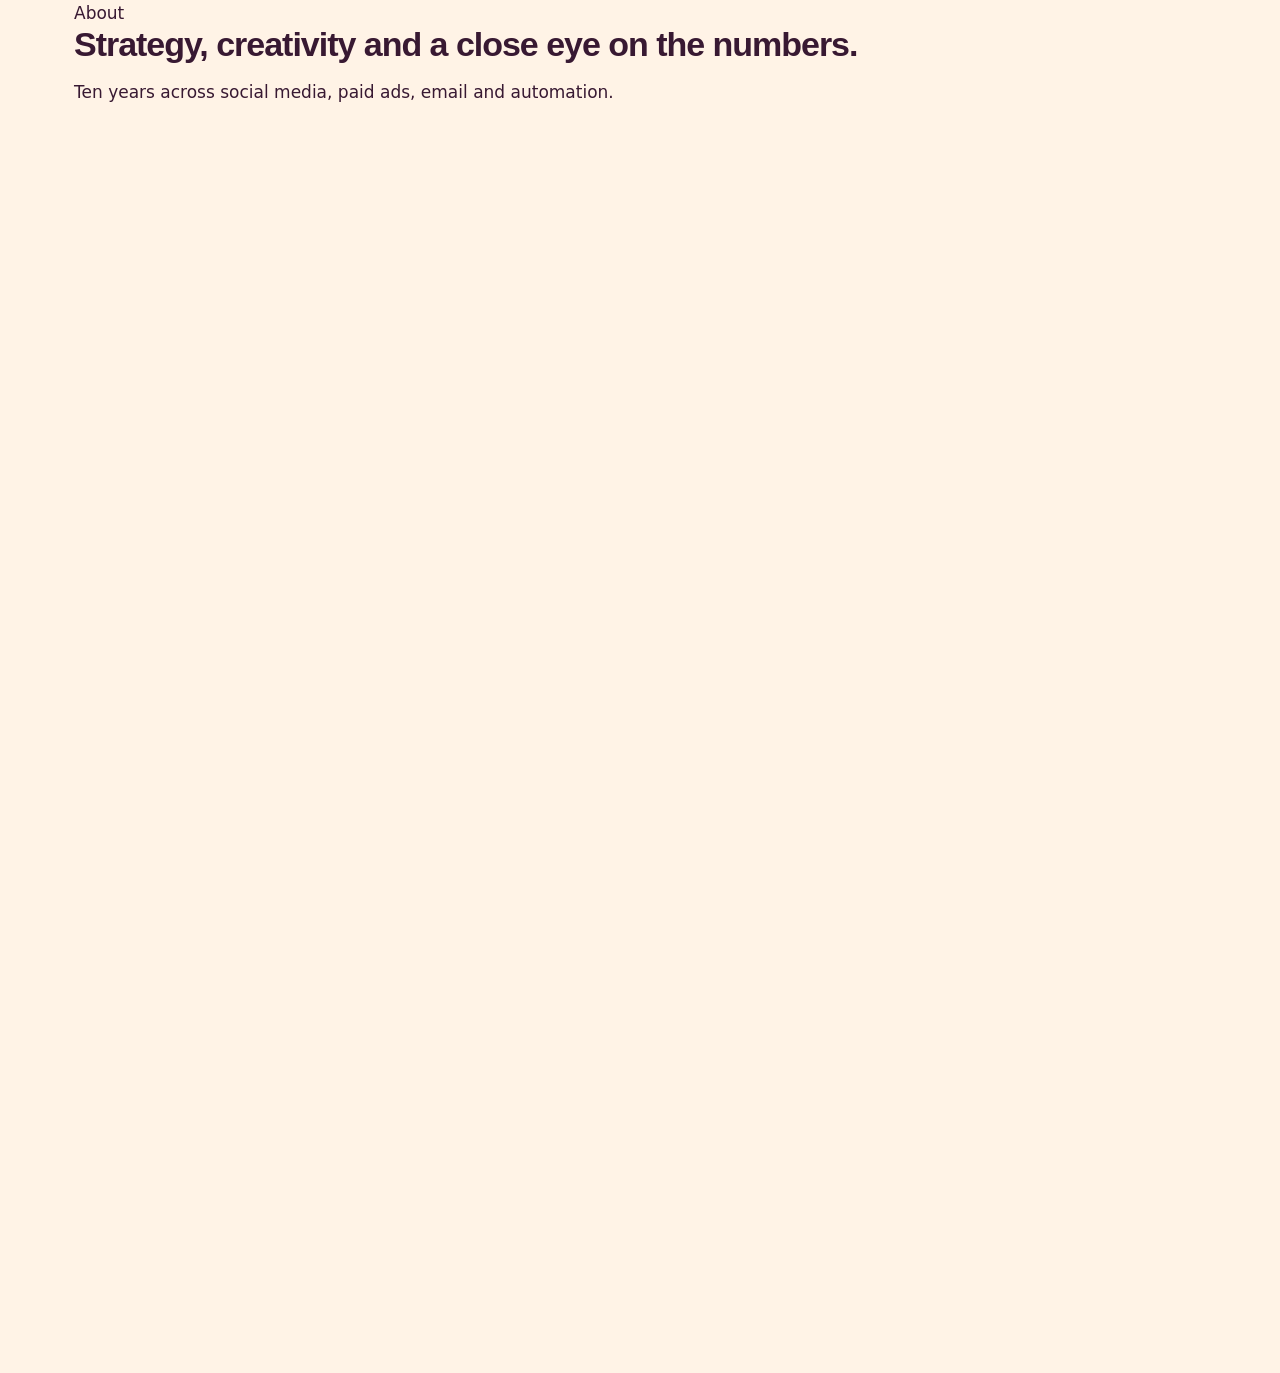
<file: about.html>
<!DOCTYPE html>
<html lang="en">
<head>
<meta charset="UTF-8">
<meta name="viewport" content="width=device-width,initial-scale=1">
<title>About | Fynna Montaño</title>
<meta name="description" content="About Fynna Keith E. Montaño: digital marketing specialist with experience across e-commerce, technology, real estate and agencies.">
<meta property="og:type" content="website">
<meta property="og:title" content="About | Fynna Montaño">
<meta property="og:description" content="About Fynna Keith E. Montaño: digital marketing specialist with experience across e-commerce, technology, real estate and agencies.">
<meta property="og:image" content="images/og.jpg">
<meta name="twitter:card" content="summary_large_image">
<meta name="theme-color" content="#1e4938">
<link rel="icon" href="data:image/svg+xml,%3Csvg xmlns=%27http://www.w3.org/2000/svg%27 viewBox=%270 0 64 64%27%3E%3Crect width=%2764%27 height=%2764%27 rx=%2714%27 fill=%27%231e4938%27/%3E%3Ctext x=%2732%27 y=%2742%27 font-family=%27Arial,sans-serif%27 font-size=%2728%27 font-weight=%27700%27 fill=%27white%27 text-anchor=%27middle%27%3EFM%3C/text%3E%3C/svg%3E">
<link rel="preconnect" href="https://fonts.googleapis.com">
<link rel="preconnect" href="https://fonts.gstatic.com" crossorigin>
<link href="https://fonts.googleapis.com/css2?family=Inter:wght@400;500;600;700&family=Montserrat:wght@600;700;800&display=swap" rel="stylesheet">
<link rel="stylesheet" href="css/style.css">
</head>
<body data-page="about">
<main id="main">
<div class="banner"><div class="wrap"><div class="kicker">About</div><h1>Strategy, creativity and a close eye on the numbers.</h1><p>Ten years across social media, paid ads, email and automation.</p></div></div><section><div class="wrap two center" id="bio"></div></section>
<section class="alt"><div class="wrap"><div class="section-head rv"><div><div class="kicker">How I work</div><h2>Three things you can expect</h2></div></div><div class="grid g3" id="values"></div></div></section>
<section><div class="wrap two"><div><div class="section-head rv"><div><div class="kicker">Industries</div><h2>Where I have worked</h2></div></div><div id="industries"></div></div><div><div class="section-head rv"><div><div class="kicker">Education</div><h2>Background</h2></div></div><div id="education"></div></div></div></section>
<section class="alt"><div class="wrap"><div class="section-head rv"><div><div class="kicker">Platforms & tools</div><h2>Tools I use every day</h2></div></div><div id="tools"></div></div></section>
<div id="cta"></div>
</main>
<script src="data/site.js"></script>
<script src="data/services.js"></script>
<script src="data/experience.js"></script>
<script src="data/portfolio.js"></script>
<script src="data/cases.js"></script>
<script src="data/testimonials.js"></script>
<script src="js/main.js"></script>
<noscript><p style="padding:24px;text-align:center">Please enable JavaScript to view this site. Contact: fynnamontano@gmail.com</p></noscript>
</body>
</html>
</file>
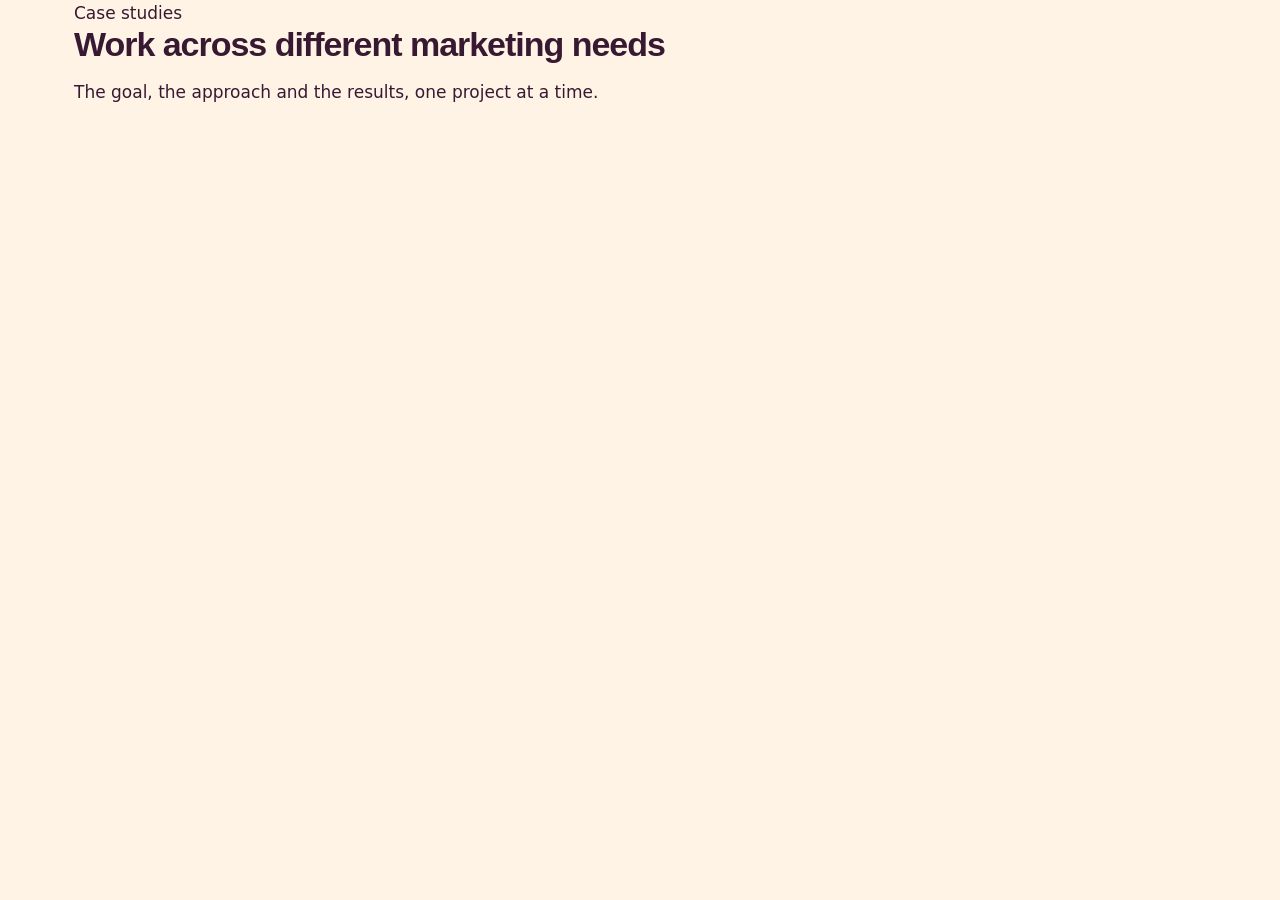
<file: case-studies.html>
<!DOCTYPE html>
<html lang="en">
<head>
<meta charset="UTF-8">
<meta name="viewport" content="width=device-width,initial-scale=1">
<title>Case Studies | Fynna Montaño</title>
<meta name="description" content="Marketing case studies: Shopify email marketing, social growth, B2B LinkedIn strategy, A/B testing and brand strategy.">
<meta property="og:type" content="website">
<meta property="og:title" content="Case Studies | Fynna Montaño">
<meta property="og:description" content="Marketing case studies: Shopify email marketing, social growth, B2B LinkedIn strategy, A/B testing and brand strategy.">
<meta property="og:image" content="images/og.jpg">
<meta name="twitter:card" content="summary_large_image">
<meta name="theme-color" content="#1e4938">
<link rel="icon" href="data:image/svg+xml,%3Csvg xmlns=%27http://www.w3.org/2000/svg%27 viewBox=%270 0 64 64%27%3E%3Crect width=%2764%27 height=%2764%27 rx=%2714%27 fill=%27%231e4938%27/%3E%3Ctext x=%2732%27 y=%2742%27 font-family=%27Arial,sans-serif%27 font-size=%2728%27 font-weight=%27700%27 fill=%27white%27 text-anchor=%27middle%27%3EFM%3C/text%3E%3C/svg%3E">
<link rel="preconnect" href="https://fonts.googleapis.com">
<link rel="preconnect" href="https://fonts.gstatic.com" crossorigin>
<link href="https://fonts.googleapis.com/css2?family=Inter:wght@400;500;600;700&family=Montserrat:wght@600;700;800&display=swap" rel="stylesheet">
<link rel="stylesheet" href="css/style.css">
</head>
<body data-page="case-studies">
<main id="main">
<div class="banner"><div class="wrap"><div class="kicker">Case studies</div><h1>Work across different marketing needs</h1><p>The goal, the approach and the results, one project at a time.</p></div></div><section><div class="wrap"><div class="grid g3" id="cases"></div></div></section>
<div id="cta"></div>
</main>
<script src="data/site.js"></script>
<script src="data/services.js"></script>
<script src="data/experience.js"></script>
<script src="data/portfolio.js"></script>
<script src="data/cases.js"></script>
<script src="data/testimonials.js"></script>
<script src="js/main.js"></script>
<noscript><p style="padding:24px;text-align:center">Please enable JavaScript to view this site. Contact: fynnamontano@gmail.com</p></noscript>
</body>
</html>
</file>
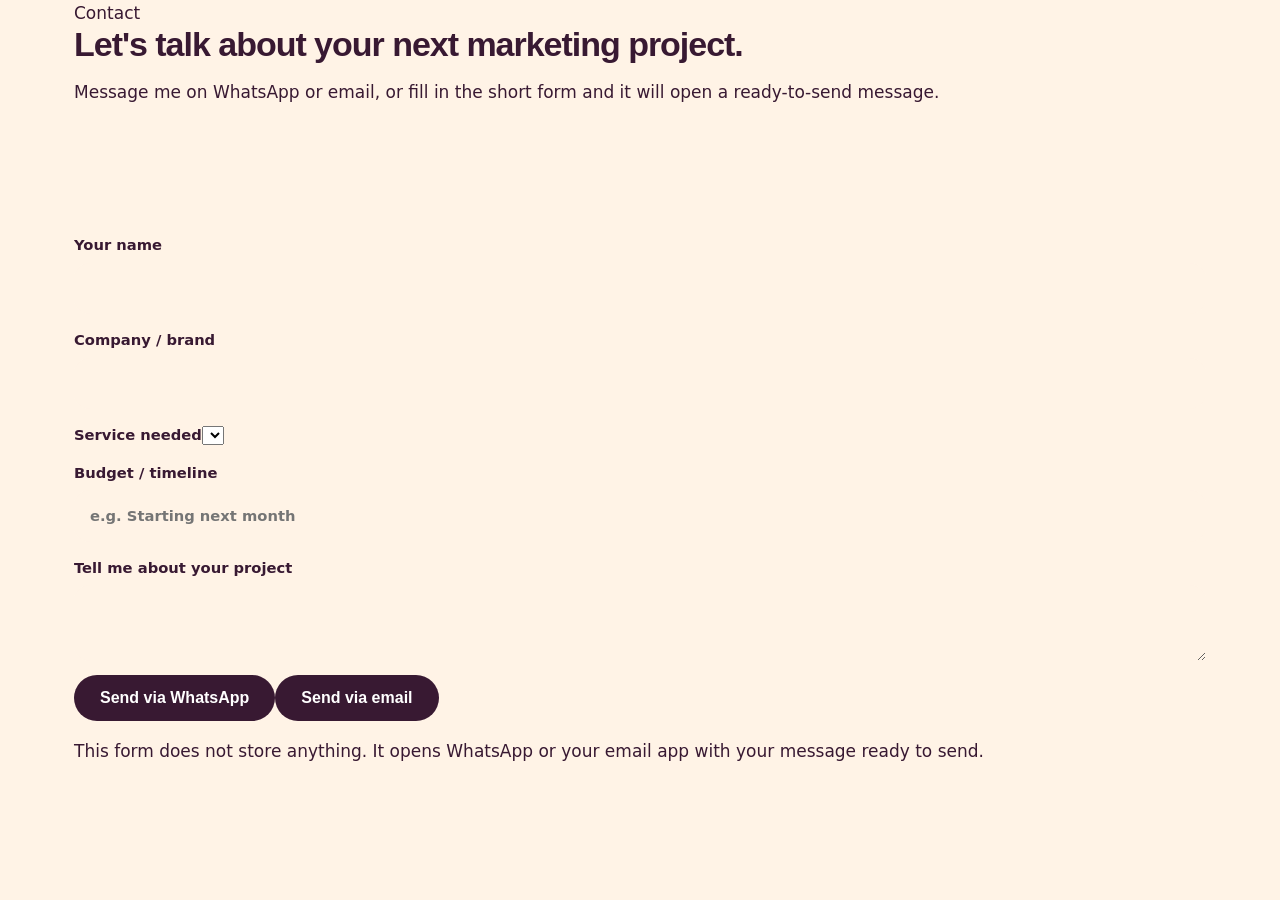
<file: contact.html>
<!DOCTYPE html>
<html lang="en">
<head>
<meta charset="UTF-8">
<meta name="viewport" content="width=device-width,initial-scale=1">
<title>Contact | Fynna Montaño</title>
<meta name="description" content="Contact Fynna Montaño by WhatsApp or email to discuss social media, Meta Ads, email marketing or automation for your business.">
<meta property="og:type" content="website">
<meta property="og:title" content="Contact | Fynna Montaño">
<meta property="og:description" content="Contact Fynna Montaño by WhatsApp or email to discuss social media, Meta Ads, email marketing or automation for your business.">
<meta property="og:image" content="images/og.jpg">
<meta name="twitter:card" content="summary_large_image">
<meta name="theme-color" content="#1e4938">
<link rel="icon" href="data:image/svg+xml,%3Csvg xmlns=%27http://www.w3.org/2000/svg%27 viewBox=%270 0 64 64%27%3E%3Crect width=%2764%27 height=%2764%27 rx=%2714%27 fill=%27%231e4938%27/%3E%3Ctext x=%2732%27 y=%2742%27 font-family=%27Arial,sans-serif%27 font-size=%2728%27 font-weight=%27700%27 fill=%27white%27 text-anchor=%27middle%27%3EFM%3C/text%3E%3C/svg%3E">
<link rel="preconnect" href="https://fonts.googleapis.com">
<link rel="preconnect" href="https://fonts.gstatic.com" crossorigin>
<link href="https://fonts.googleapis.com/css2?family=Inter:wght@400;500;600;700&family=Montserrat:wght@600;700;800&display=swap" rel="stylesheet">
<link rel="stylesheet" href="css/style.css">
</head>
<body data-page="contact">
<main id="main">
<div class="banner"><div class="wrap"><div class="kicker">Contact</div><h1>Let's talk about your next marketing project.</h1><p>Message me on WhatsApp or email, or fill in the short form and it will open a ready-to-send message.</p></div></div><section><div class="wrap contact-grid"><div class="info" id="info"></div>
<form class="f" id="enquiry" novalidate>
<div class="row2"><label>Your name<input name="name" required autocomplete="name"></label><label>Company / brand<input name="company" autocomplete="organization"></label></div>
<div class="row2"><label>Service needed<select name="service"></select></label><label>Budget / timeline<input name="timeline" placeholder="e.g. Starting next month"></label></div>
<label>Tell me about your project<textarea name="message" required></textarea></label>
<div class="actions" style="margin:0"><button type="button" class="btn wa" id="send-wa">Send via WhatsApp</button><button type="button" class="btn outline" id="send-mail">Send via email</button></div>
<p class="fnote">This form does not store anything. It opens WhatsApp or your email app with your message ready to send.</p>
</form></div></section>
</main>
<script src="data/site.js"></script>
<script src="data/services.js"></script>
<script src="data/experience.js"></script>
<script src="data/portfolio.js"></script>
<script src="data/cases.js"></script>
<script src="data/testimonials.js"></script>
<script src="js/main.js"></script>
<noscript><p style="padding:24px;text-align:center">Please enable JavaScript to view this site. Contact: fynnamontano@gmail.com</p></noscript>
</body>
</html>
</file>
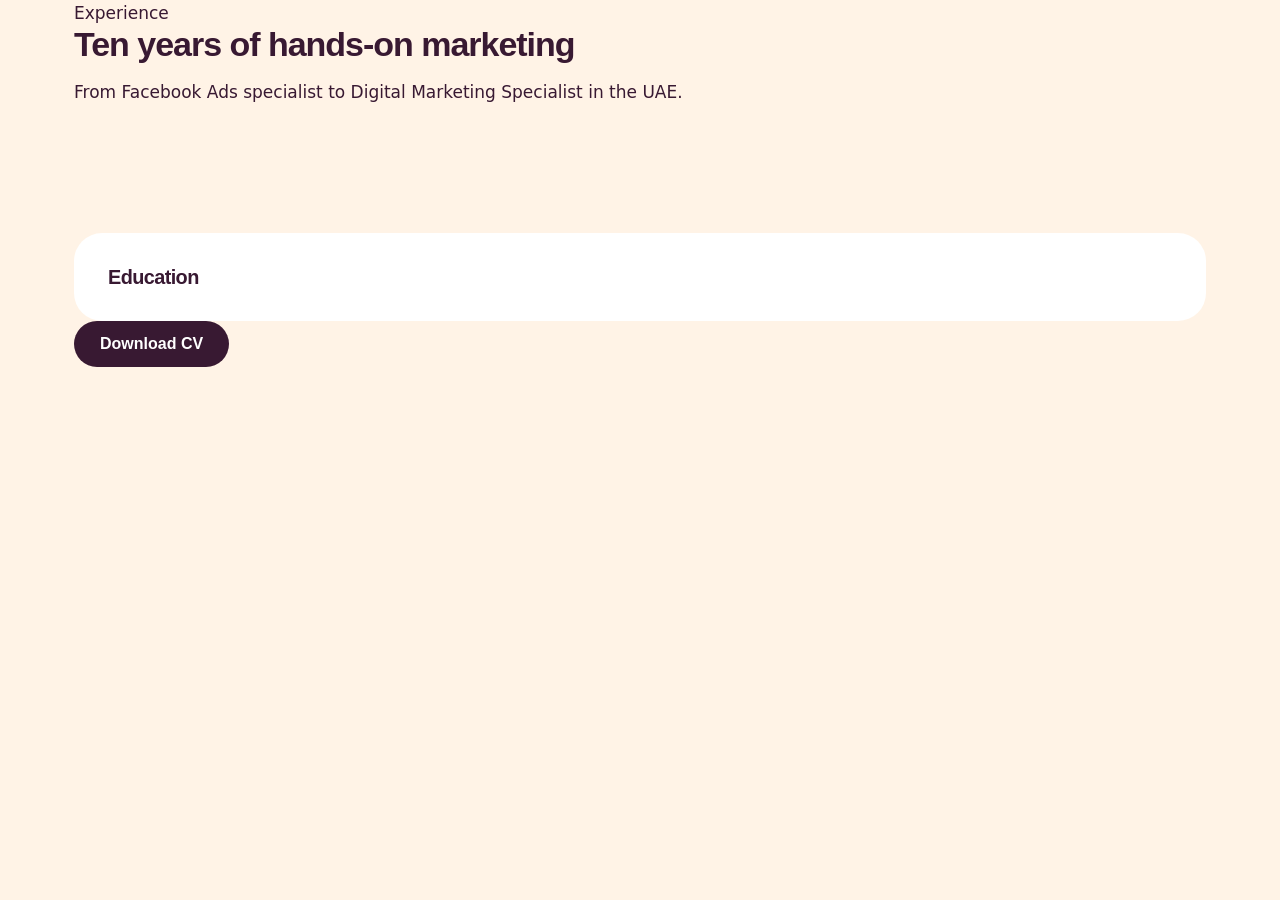
<file: experience.html>
<!DOCTYPE html>
<html lang="en">
<head>
<meta charset="UTF-8">
<meta name="viewport" content="width=device-width,initial-scale=1">
<title>Experience | Fynna Montaño</title>
<meta name="description" content="Professional experience of Fynna Montaño: digital marketing, social media team lead, email marketing and Meta Ads roles.">
<meta property="og:type" content="website">
<meta property="og:title" content="Experience | Fynna Montaño">
<meta property="og:description" content="Professional experience of Fynna Montaño: digital marketing, social media team lead, email marketing and Meta Ads roles.">
<meta property="og:image" content="images/og.jpg">
<meta name="twitter:card" content="summary_large_image">
<meta name="theme-color" content="#1e4938">
<link rel="icon" href="data:image/svg+xml,%3Csvg xmlns=%27http://www.w3.org/2000/svg%27 viewBox=%270 0 64 64%27%3E%3Crect width=%2764%27 height=%2764%27 rx=%2714%27 fill=%27%231e4938%27/%3E%3Ctext x=%2732%27 y=%2742%27 font-family=%27Arial,sans-serif%27 font-size=%2728%27 font-weight=%27700%27 fill=%27white%27 text-anchor=%27middle%27%3EFM%3C/text%3E%3C/svg%3E">
<link rel="preconnect" href="https://fonts.googleapis.com">
<link rel="preconnect" href="https://fonts.gstatic.com" crossorigin>
<link href="https://fonts.googleapis.com/css2?family=Inter:wght@400;500;600;700&family=Montserrat:wght@600;700;800&display=swap" rel="stylesheet">
<link rel="stylesheet" href="css/style.css">
</head>
<body data-page="experience">
<main id="main">
<div class="banner"><div class="wrap"><div class="kicker">Experience</div><h1>Ten years of hands-on marketing</h1><p>From Facebook Ads specialist to Digital Marketing Specialist in the UAE.</p></div></div><section><div class="wrap two wide"><div id="timeline"></div><aside><div class="card"><h3 style="margin-top:0">Education</h3><div id="education"></div></div><div class="actions"><a class="btn" href="cv/Fynna-Montano-CV.pdf" download>Download CV</a></div></aside></div></section>
<div id="cta"></div>
</main>
<script src="data/site.js"></script>
<script src="data/services.js"></script>
<script src="data/experience.js"></script>
<script src="data/portfolio.js"></script>
<script src="data/cases.js"></script>
<script src="data/testimonials.js"></script>
<script src="js/main.js"></script>
<noscript><p style="padding:24px;text-align:center">Please enable JavaScript to view this site. Contact: fynnamontano@gmail.com</p></noscript>
</body>
</html>
</file>
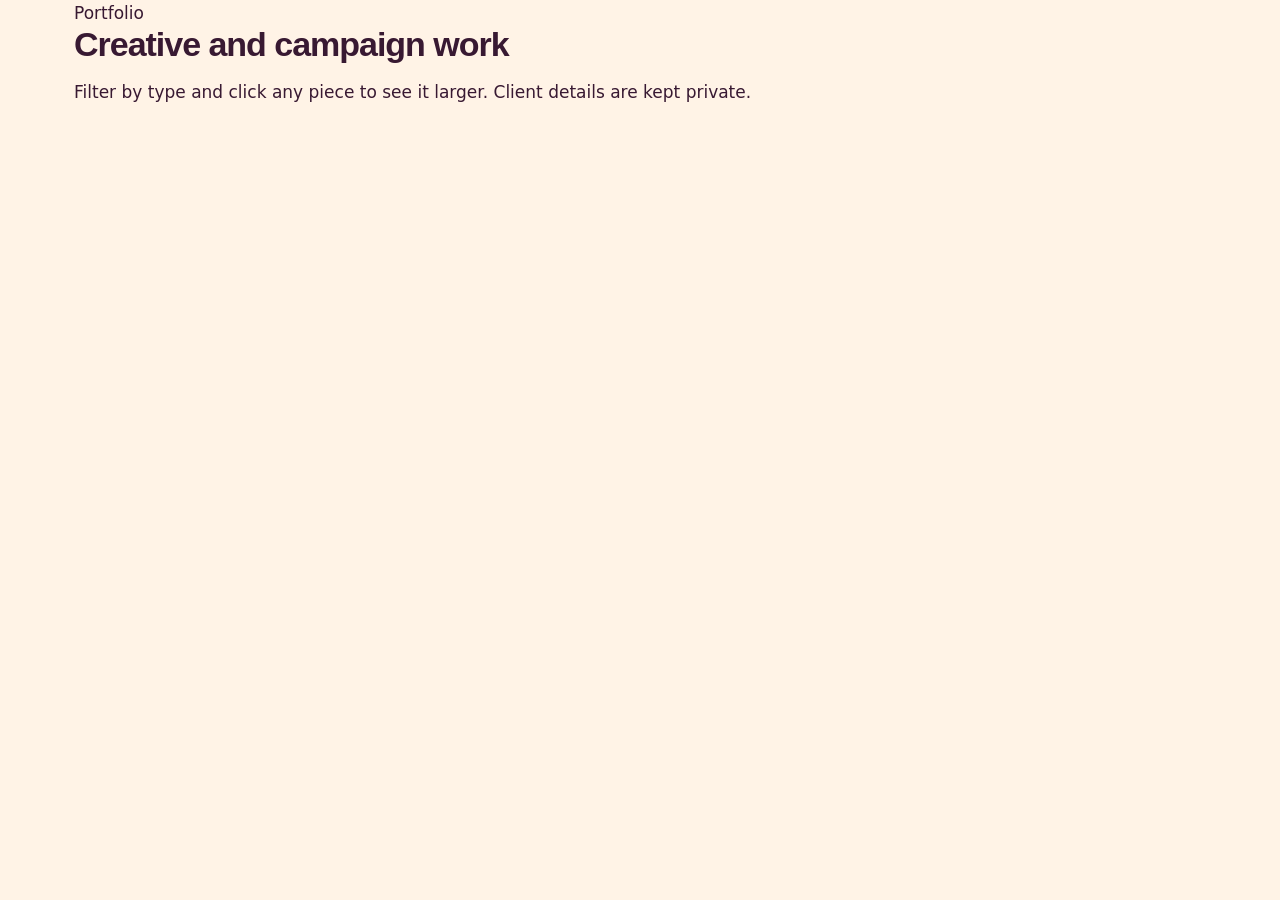
<file: portfolio.html>
<!DOCTYPE html>
<html lang="en">
<head>
<meta charset="UTF-8">
<meta name="viewport" content="width=device-width,initial-scale=1">
<title>Portfolio | Fynna Montaño</title>
<meta name="description" content="Marketing portfolio: social media graphics, e-commerce banners, email campaigns, automation flows, landing pages, strategy proposals and reports.">
<meta property="og:type" content="website">
<meta property="og:title" content="Portfolio | Fynna Montaño">
<meta property="og:description" content="Marketing portfolio: social media graphics, e-commerce banners, email campaigns, automation flows, landing pages, strategy proposals and reports.">
<meta property="og:image" content="images/og.jpg">
<meta name="twitter:card" content="summary_large_image">
<meta name="theme-color" content="#1e4938">
<link rel="icon" href="data:image/svg+xml,%3Csvg xmlns=%27http://www.w3.org/2000/svg%27 viewBox=%270 0 64 64%27%3E%3Crect width=%2764%27 height=%2764%27 rx=%2714%27 fill=%27%231e4938%27/%3E%3Ctext x=%2732%27 y=%2742%27 font-family=%27Arial,sans-serif%27 font-size=%2728%27 font-weight=%27700%27 fill=%27white%27 text-anchor=%27middle%27%3EFM%3C/text%3E%3C/svg%3E">
<link rel="preconnect" href="https://fonts.googleapis.com">
<link rel="preconnect" href="https://fonts.gstatic.com" crossorigin>
<link href="https://fonts.googleapis.com/css2?family=Inter:wght@400;500;600;700&family=Montserrat:wght@600;700;800&display=swap" rel="stylesheet">
<link rel="stylesheet" href="css/style.css">
</head>
<body data-page="portfolio">
<main id="main">
<div class="banner"><div class="wrap"><div class="kicker">Portfolio</div><h1>Creative and campaign work</h1><p>Filter by type and click any piece to see it larger. Client details are kept private.</p></div></div><section><div class="wrap"><div class="filters" id="filters"></div><div class="work" id="grid"></div></div></section>
<div id="cta"></div>
</main>
<script src="data/site.js"></script>
<script src="data/services.js"></script>
<script src="data/experience.js"></script>
<script src="data/portfolio.js"></script>
<script src="data/cases.js"></script>
<script src="data/testimonials.js"></script>
<script src="js/main.js"></script>
<noscript><p style="padding:24px;text-align:center">Please enable JavaScript to view this site. Contact: fynnamontano@gmail.com</p></noscript>
</body>
</html>
</file>
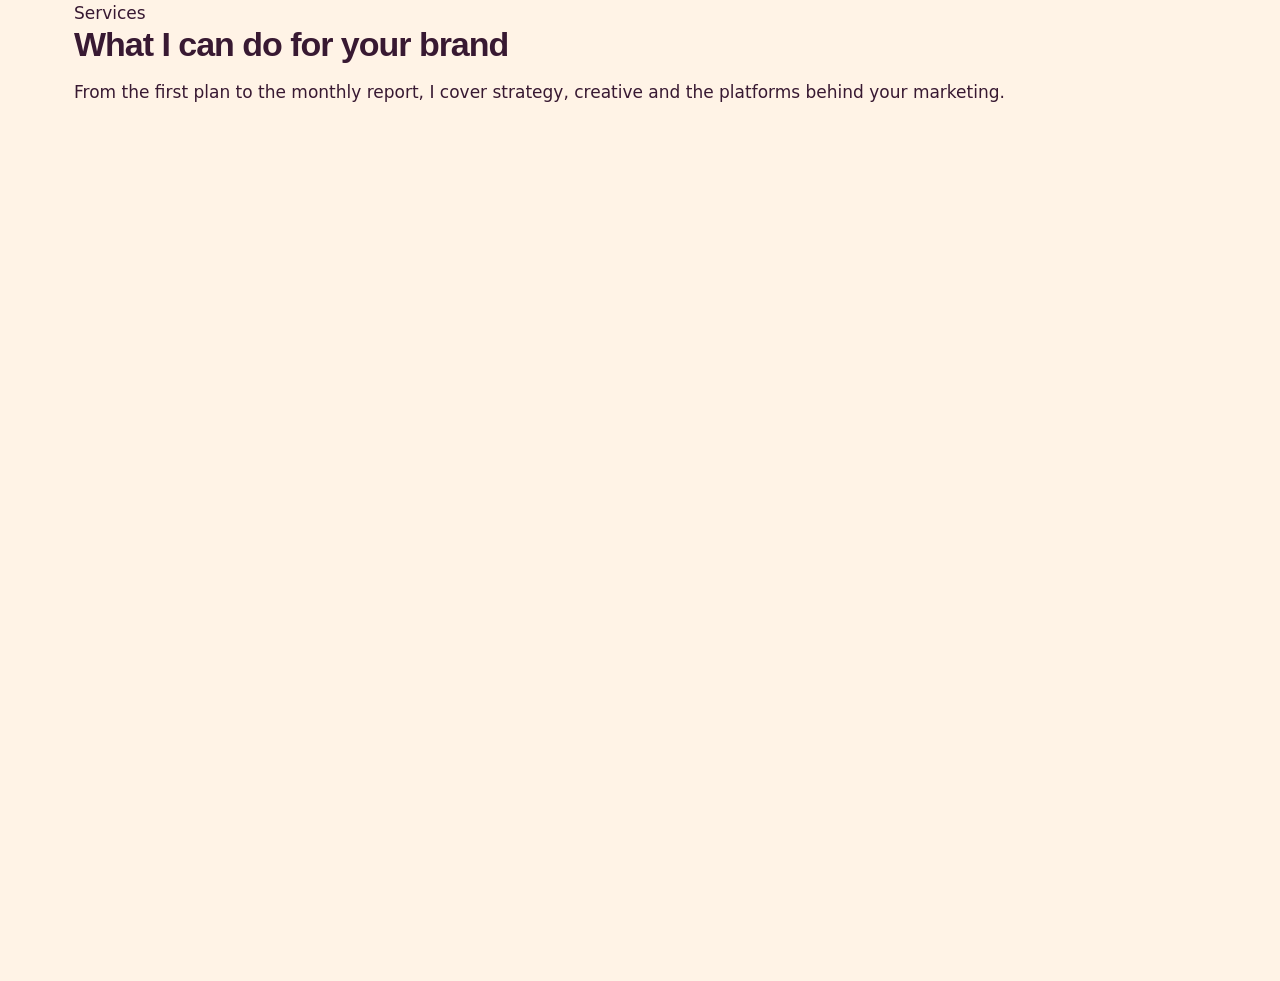
<file: services.html>
<!DOCTYPE html>
<html lang="en">
<head>
<meta charset="UTF-8">
<meta name="viewport" content="width=device-width,initial-scale=1">
<title>Services | Fynna Montaño</title>
<meta name="description" content="Digital marketing services: strategy, social media, Meta Ads, email and SMS, marketing automation, analytics and creative assets.">
<meta property="og:type" content="website">
<meta property="og:title" content="Services | Fynna Montaño">
<meta property="og:description" content="Digital marketing services: strategy, social media, Meta Ads, email and SMS, marketing automation, analytics and creative assets.">
<meta property="og:image" content="images/og.jpg">
<meta name="twitter:card" content="summary_large_image">
<meta name="theme-color" content="#1e4938">
<link rel="icon" href="data:image/svg+xml,%3Csvg xmlns=%27http://www.w3.org/2000/svg%27 viewBox=%270 0 64 64%27%3E%3Crect width=%2764%27 height=%2764%27 rx=%2714%27 fill=%27%231e4938%27/%3E%3Ctext x=%2732%27 y=%2742%27 font-family=%27Arial,sans-serif%27 font-size=%2728%27 font-weight=%27700%27 fill=%27white%27 text-anchor=%27middle%27%3EFM%3C/text%3E%3C/svg%3E">
<link rel="preconnect" href="https://fonts.googleapis.com">
<link rel="preconnect" href="https://fonts.gstatic.com" crossorigin>
<link href="https://fonts.googleapis.com/css2?family=Inter:wght@400;500;600;700&family=Montserrat:wght@600;700;800&display=swap" rel="stylesheet">
<link rel="stylesheet" href="css/style.css">
</head>
<body data-page="services">
<main id="main">
<div class="banner"><div class="wrap"><div class="kicker">Services</div><h1>What I can do for your brand</h1><p>From the first plan to the monthly report, I cover strategy, creative and the platforms behind your marketing.</p></div></div><section><div class="wrap"><div class="grid g2" id="services"></div></div></section>
<section class="alt"><div class="wrap"><div class="section-head rv"><div><div class="kicker">Process</div><h2>How we would work together</h2></div></div><div class="steps">
<div class="step rv"><h3>Discover</h3><p>We talk through your brand, audience, goals and what is working today.</p></div>
<div class="step rv"><h3>Plan</h3><p>I map channels, content, offers and a calendar, and agree the KPIs.</p></div>
<div class="step rv"><h3>Execute</h3><p>I create, schedule, launch and manage the campaigns and automations.</p></div>
<div class="step rv"><h3>Report &amp; improve</h3><p>You get clear reports and practical recommendations, then we refine.</p></div></div></div></section>
<div id="cta"></div>
</main>
<script src="data/site.js"></script>
<script src="data/services.js"></script>
<script src="data/experience.js"></script>
<script src="data/portfolio.js"></script>
<script src="data/cases.js"></script>
<script src="data/testimonials.js"></script>
<script src="js/main.js"></script>
<noscript><p style="padding:24px;text-align:center">Please enable JavaScript to view this site. Contact: fynnamontano@gmail.com</p></noscript>
</body>
</html>
</file>
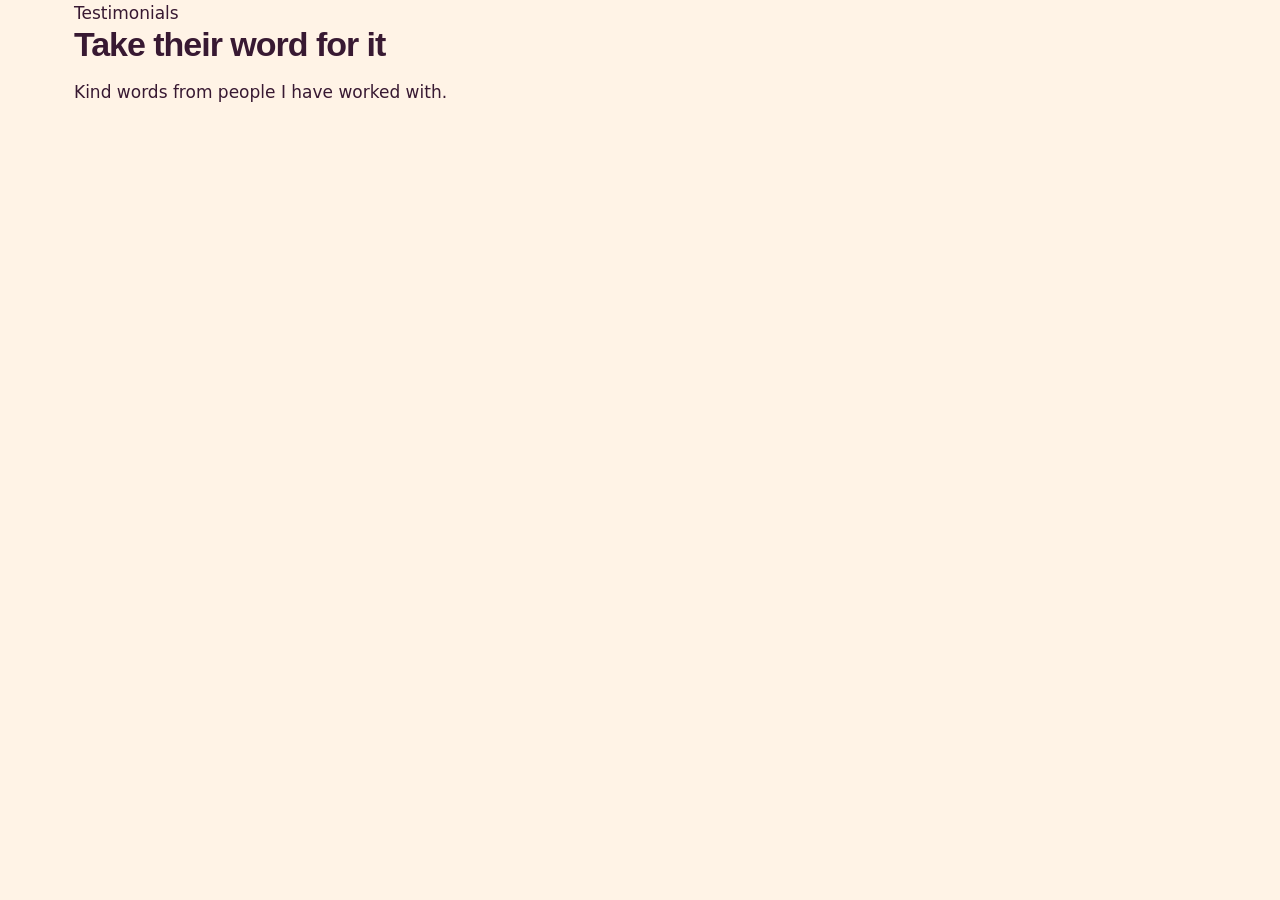
<file: testimonials.html>
<!DOCTYPE html>
<html lang="en">
<head>
<meta charset="UTF-8">
<meta name="viewport" content="width=device-width,initial-scale=1">
<title>Testimonials | Fynna Montaño</title>
<meta name="description" content="What clients and colleagues say about working with Fynna Montaño.">
<meta property="og:type" content="website">
<meta property="og:title" content="Testimonials | Fynna Montaño">
<meta property="og:description" content="What clients and colleagues say about working with Fynna Montaño.">
<meta property="og:image" content="images/og.jpg">
<meta name="twitter:card" content="summary_large_image">
<meta name="theme-color" content="#1e4938">
<link rel="icon" href="data:image/svg+xml,%3Csvg xmlns=%27http://www.w3.org/2000/svg%27 viewBox=%270 0 64 64%27%3E%3Crect width=%2764%27 height=%2764%27 rx=%2714%27 fill=%27%231e4938%27/%3E%3Ctext x=%2732%27 y=%2742%27 font-family=%27Arial,sans-serif%27 font-size=%2728%27 font-weight=%27700%27 fill=%27white%27 text-anchor=%27middle%27%3EFM%3C/text%3E%3C/svg%3E">
<link rel="preconnect" href="https://fonts.googleapis.com">
<link rel="preconnect" href="https://fonts.gstatic.com" crossorigin>
<link href="https://fonts.googleapis.com/css2?family=Inter:wght@400;500;600;700&family=Montserrat:wght@600;700;800&display=swap" rel="stylesheet">
<link rel="stylesheet" href="css/style.css">
</head>
<body data-page="testimonials">
<main id="main">
<div class="banner"><div class="wrap"><div class="kicker">Testimonials</div><h1>Take their word for it</h1><p>Kind words from people I have worked with.</p></div></div><section><div class="wrap"><div class="grid g3" id="quotes"></div></div></section>
<div id="cta"></div>
</main>
<script src="data/site.js"></script>
<script src="data/services.js"></script>
<script src="data/experience.js"></script>
<script src="data/portfolio.js"></script>
<script src="data/cases.js"></script>
<script src="data/testimonials.js"></script>
<script src="js/main.js"></script>
<noscript><p style="padding:24px;text-align:center">Please enable JavaScript to view this site. Contact: fynnamontano@gmail.com</p></noscript>
</body>
</html>
</file>
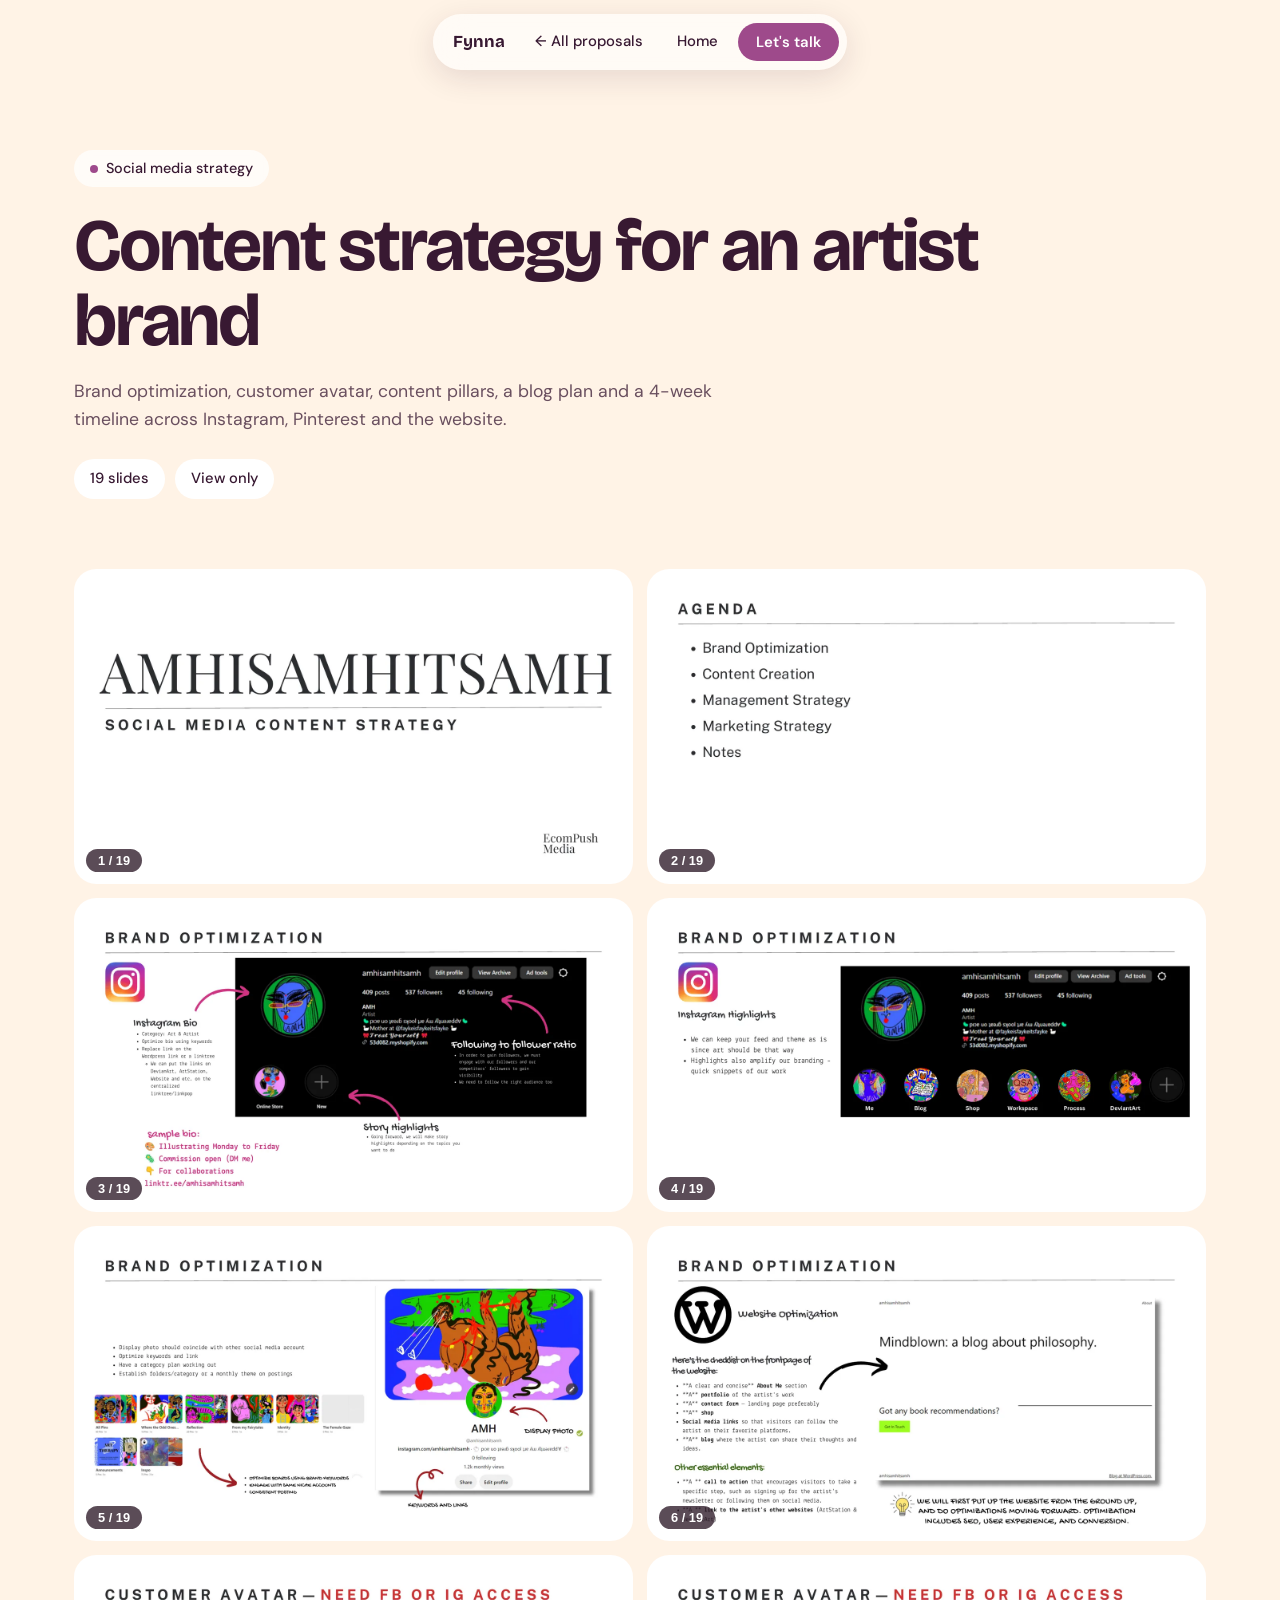
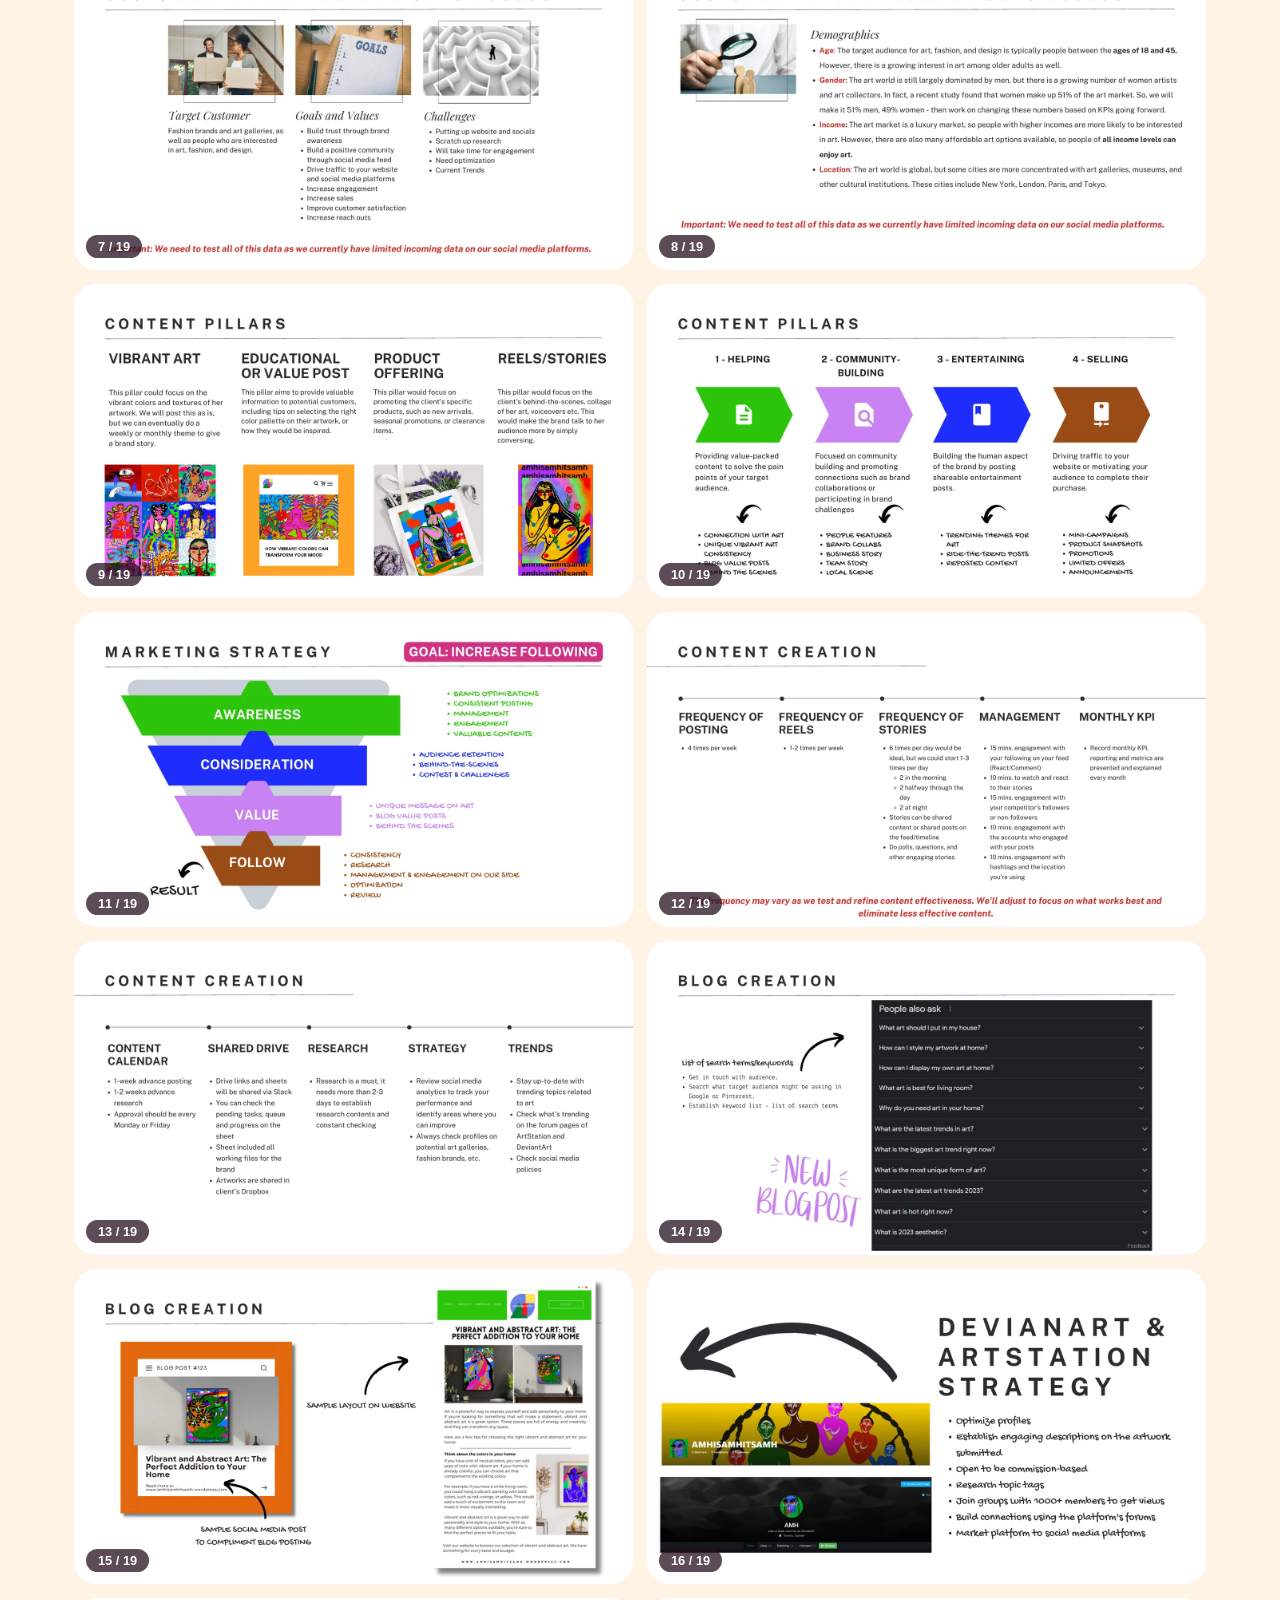
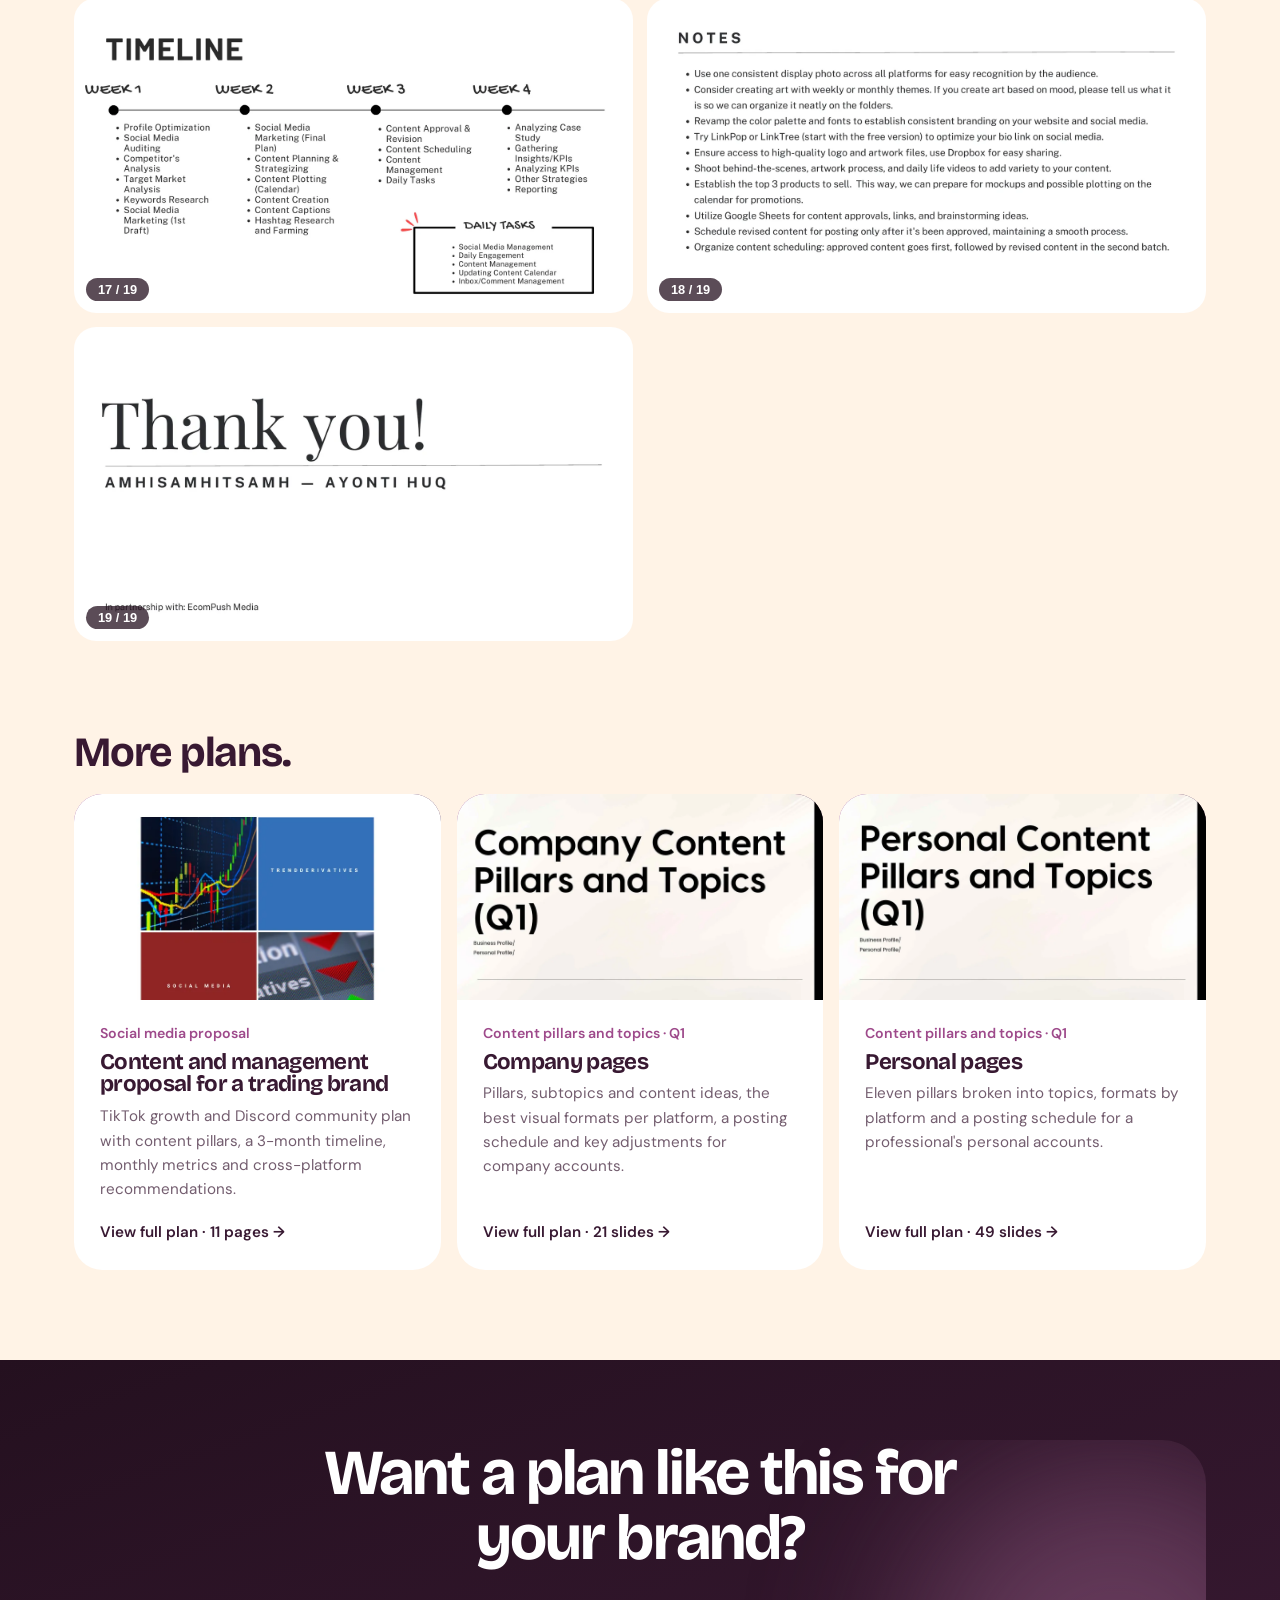
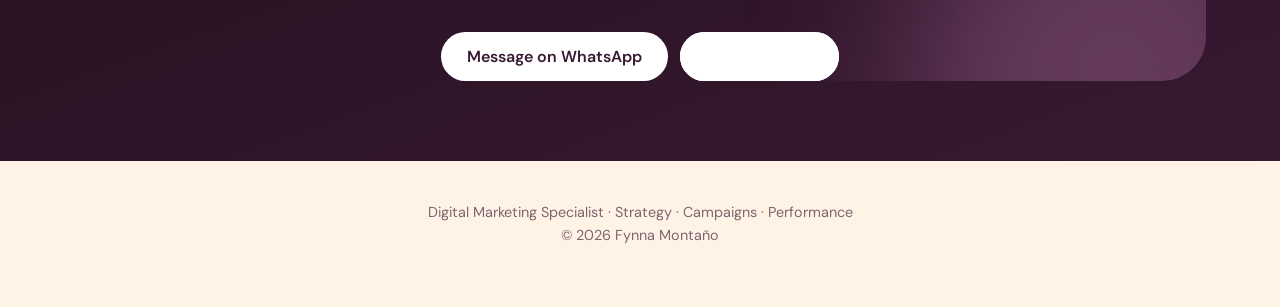
<file: proposals/amh-content-strategy.html>
<!DOCTYPE html>
<html lang="en"><head><meta charset="UTF-8"><meta name="viewport" content="width=device-width, initial-scale=1, viewport-fit=cover">
<title>Content strategy for an artist brand | Fynna Montaño</title>
<meta name="description" content="Brand optimization, customer avatar, content pillars, a blog plan and a 4-week timeline across Instagram, Pinterest and the website.">
<meta property="og:type" content="website"><meta property="og:title" content="Content strategy for an artist brand | Fynna Montaño"><meta property="og:description" content="Brand optimization, customer avatar, content pillars, a blog plan and a 4-week timeline across Instagram, Pinterest and the website."><meta property="og:image" content="../images/og.jpg"><meta name="twitter:card" content="summary_large_image"><meta name="theme-color" content="#381932">
<link rel="icon" href="data:image/svg+xml,%3Csvg xmlns='http://www.w3.org/2000/svg' viewBox='0 0 64 64'%3E%3Crect width='64' height='64' rx='16' fill='%23381932'/%3E%3Ctext x='32' y='43' font-family='Arial' font-size='28' font-weight='700' fill='white' text-anchor='middle'%3EFM%3C/text%3E%3C/svg%3E">
<link rel="preconnect" href="https://fonts.googleapis.com"><link rel="preconnect" href="https://fonts.gstatic.com" crossorigin>
<link href="https://fonts.googleapis.com/css2?family=Bricolage+Grotesque:opsz,wght@12..96,500;12..96,700&family=DM+Sans:wght@400;500;600&display=swap" rel="stylesheet">
<link rel="stylesheet" href="../css/style.css"></head><body>
<nav><b id="nm">Fynna</b><a class="l" href="../index.html#proposals">← All proposals</a><a class="l" href="../index.html">Home</a><a class="btn red" href="../index.html#contact">Let's talk</a></nav>
<main>
<header class="phead"><div class="wrap"><span class="pill"><i></i>Social media strategy</span><h1>Content strategy for an artist brand</h1><p class="sub">Brand optimization, customer avatar, content pillars, a blog plan and a 4-week timeline across Instagram, Pinterest and the website.</p>
<div class="pmeta"><span>19 slides</span><span>View only</span></div></div></header>
<section class="pview"><div class="wrap"><div class="slides wide nodl">
<button class="slide" data-src="../images/proposals/amh/01.webp" aria-label="Open slide 1"><img src="../images/proposals/amh/01.webp" alt="Content strategy for an artist brand, slide 1 of 19" loading="eager"><em>1 / 19</em></button>
<button class="slide" data-src="../images/proposals/amh/02.webp" aria-label="Open slide 2"><img src="../images/proposals/amh/02.webp" alt="Content strategy for an artist brand, slide 2 of 19" loading="eager"><em>2 / 19</em></button>
<button class="slide" data-src="../images/proposals/amh/03.webp" aria-label="Open slide 3"><img src="../images/proposals/amh/03.webp" alt="Content strategy for an artist brand, slide 3 of 19" loading="lazy"><em>3 / 19</em></button>
<button class="slide" data-src="../images/proposals/amh/04.webp" aria-label="Open slide 4"><img src="../images/proposals/amh/04.webp" alt="Content strategy for an artist brand, slide 4 of 19" loading="lazy"><em>4 / 19</em></button>
<button class="slide" data-src="../images/proposals/amh/05.webp" aria-label="Open slide 5"><img src="../images/proposals/amh/05.webp" alt="Content strategy for an artist brand, slide 5 of 19" loading="lazy"><em>5 / 19</em></button>
<button class="slide" data-src="../images/proposals/amh/06.webp" aria-label="Open slide 6"><img src="../images/proposals/amh/06.webp" alt="Content strategy for an artist brand, slide 6 of 19" loading="lazy"><em>6 / 19</em></button>
<button class="slide" data-src="../images/proposals/amh/07.webp" aria-label="Open slide 7"><img src="../images/proposals/amh/07.webp" alt="Content strategy for an artist brand, slide 7 of 19" loading="lazy"><em>7 / 19</em></button>
<button class="slide" data-src="../images/proposals/amh/08.webp" aria-label="Open slide 8"><img src="../images/proposals/amh/08.webp" alt="Content strategy for an artist brand, slide 8 of 19" loading="lazy"><em>8 / 19</em></button>
<button class="slide" data-src="../images/proposals/amh/09.webp" aria-label="Open slide 9"><img src="../images/proposals/amh/09.webp" alt="Content strategy for an artist brand, slide 9 of 19" loading="lazy"><em>9 / 19</em></button>
<button class="slide" data-src="../images/proposals/amh/10.webp" aria-label="Open slide 10"><img src="../images/proposals/amh/10.webp" alt="Content strategy for an artist brand, slide 10 of 19" loading="lazy"><em>10 / 19</em></button>
<button class="slide" data-src="../images/proposals/amh/11.webp" aria-label="Open slide 11"><img src="../images/proposals/amh/11.webp" alt="Content strategy for an artist brand, slide 11 of 19" loading="lazy"><em>11 / 19</em></button>
<button class="slide" data-src="../images/proposals/amh/12.webp" aria-label="Open slide 12"><img src="../images/proposals/amh/12.webp" alt="Content strategy for an artist brand, slide 12 of 19" loading="lazy"><em>12 / 19</em></button>
<button class="slide" data-src="../images/proposals/amh/13.webp" aria-label="Open slide 13"><img src="../images/proposals/amh/13.webp" alt="Content strategy for an artist brand, slide 13 of 19" loading="lazy"><em>13 / 19</em></button>
<button class="slide" data-src="../images/proposals/amh/14.webp" aria-label="Open slide 14"><img src="../images/proposals/amh/14.webp" alt="Content strategy for an artist brand, slide 14 of 19" loading="lazy"><em>14 / 19</em></button>
<button class="slide" data-src="../images/proposals/amh/15.webp" aria-label="Open slide 15"><img src="../images/proposals/amh/15.webp" alt="Content strategy for an artist brand, slide 15 of 19" loading="lazy"><em>15 / 19</em></button>
<button class="slide" data-src="../images/proposals/amh/16.webp" aria-label="Open slide 16"><img src="../images/proposals/amh/16.webp" alt="Content strategy for an artist brand, slide 16 of 19" loading="lazy"><em>16 / 19</em></button>
<button class="slide" data-src="../images/proposals/amh/17.webp" aria-label="Open slide 17"><img src="../images/proposals/amh/17.webp" alt="Content strategy for an artist brand, slide 17 of 19" loading="lazy"><em>17 / 19</em></button>
<button class="slide" data-src="../images/proposals/amh/18.webp" aria-label="Open slide 18"><img src="../images/proposals/amh/18.webp" alt="Content strategy for an artist brand, slide 18 of 19" loading="lazy"><em>18 / 19</em></button>
<button class="slide" data-src="../images/proposals/amh/19.webp" aria-label="Open slide 19"><img src="../images/proposals/amh/19.webp" alt="Content strategy for an artist brand, slide 19 of 19" loading="lazy"><em>19 / 19</em></button>
</div></div></section>
<section class="pnext"><div class="wrap"><h2>More plans.</h2><div class="ppg">
<a class="pp" href="trendderivatives-proposal.html"><div class="im nodl"><img src="../images/proposals/trend/01.webp" alt="" loading="lazy"></div><div class="bd"><small>Social media proposal</small><h3>Content and management proposal for a trading brand</h3><p>TikTok growth and Discord community plan with content pillars, a 3-month timeline, monthly metrics and cross-platform recommendations.</p><span class="vl">View full plan · 11 pages →</span></div></a>
<a class="pp" href="content-pillars-company-pages.html"><div class="im nodl"><img src="../images/proposals/pillars-company/01.webp" alt="" loading="lazy"></div><div class="bd"><small>Content pillars and topics · Q1</small><h3>Company pages</h3><p>Pillars, subtopics and content ideas, the best visual formats per platform, a posting schedule and key adjustments for company accounts.</p><span class="vl">View full plan · 21 slides →</span></div></a>
<a class="pp" href="content-pillars-personal-pages.html"><div class="im nodl"><img src="../images/proposals/pillars-personal/01.webp" alt="" loading="lazy"></div><div class="bd"><small>Content pillars and topics · Q1</small><h3>Personal pages</h3><p>Eleven pillars broken into topics, formats by platform and a posting schedule for a professional's personal accounts.</p><span class="vl">View full plan · 49 slides →</span></div></a>
</div></div></section>
<section class="maroon" style="padding:80px 0"><div class="wrap"><div class="cta" style="background:none;padding:0"><h2>Want a plan like this for your brand?</h2><div class="cta2"><a class="btn red" id="wa" target="_blank" rel="noopener" href="#">Message on WhatsApp</a><a class="btn lite ghost" id="em" href="#" style="color:#fff;box-shadow:inset 0 0 0 1.5px #fff">Send an email</a></div></div></div></section>
</main>
<footer><span id="ft"></span><br>© 2026 Fynna Montaño</footer>
<div class="lb wide" id="lb" role="dialog" aria-label="Slide viewer"><button class="x" aria-label="Close">✕</button><button class="p" aria-label="Previous">‹</button><figure><div class="im nodl" id="lbi" role="img" aria-label="Slide preview"></div><figcaption id="lbc"></figcaption></figure><button class="n" aria-label="Next">›</button></div>
<script src="../data/site.js"></script><script src="../js/proposal.js"></script></body></html>
</file>
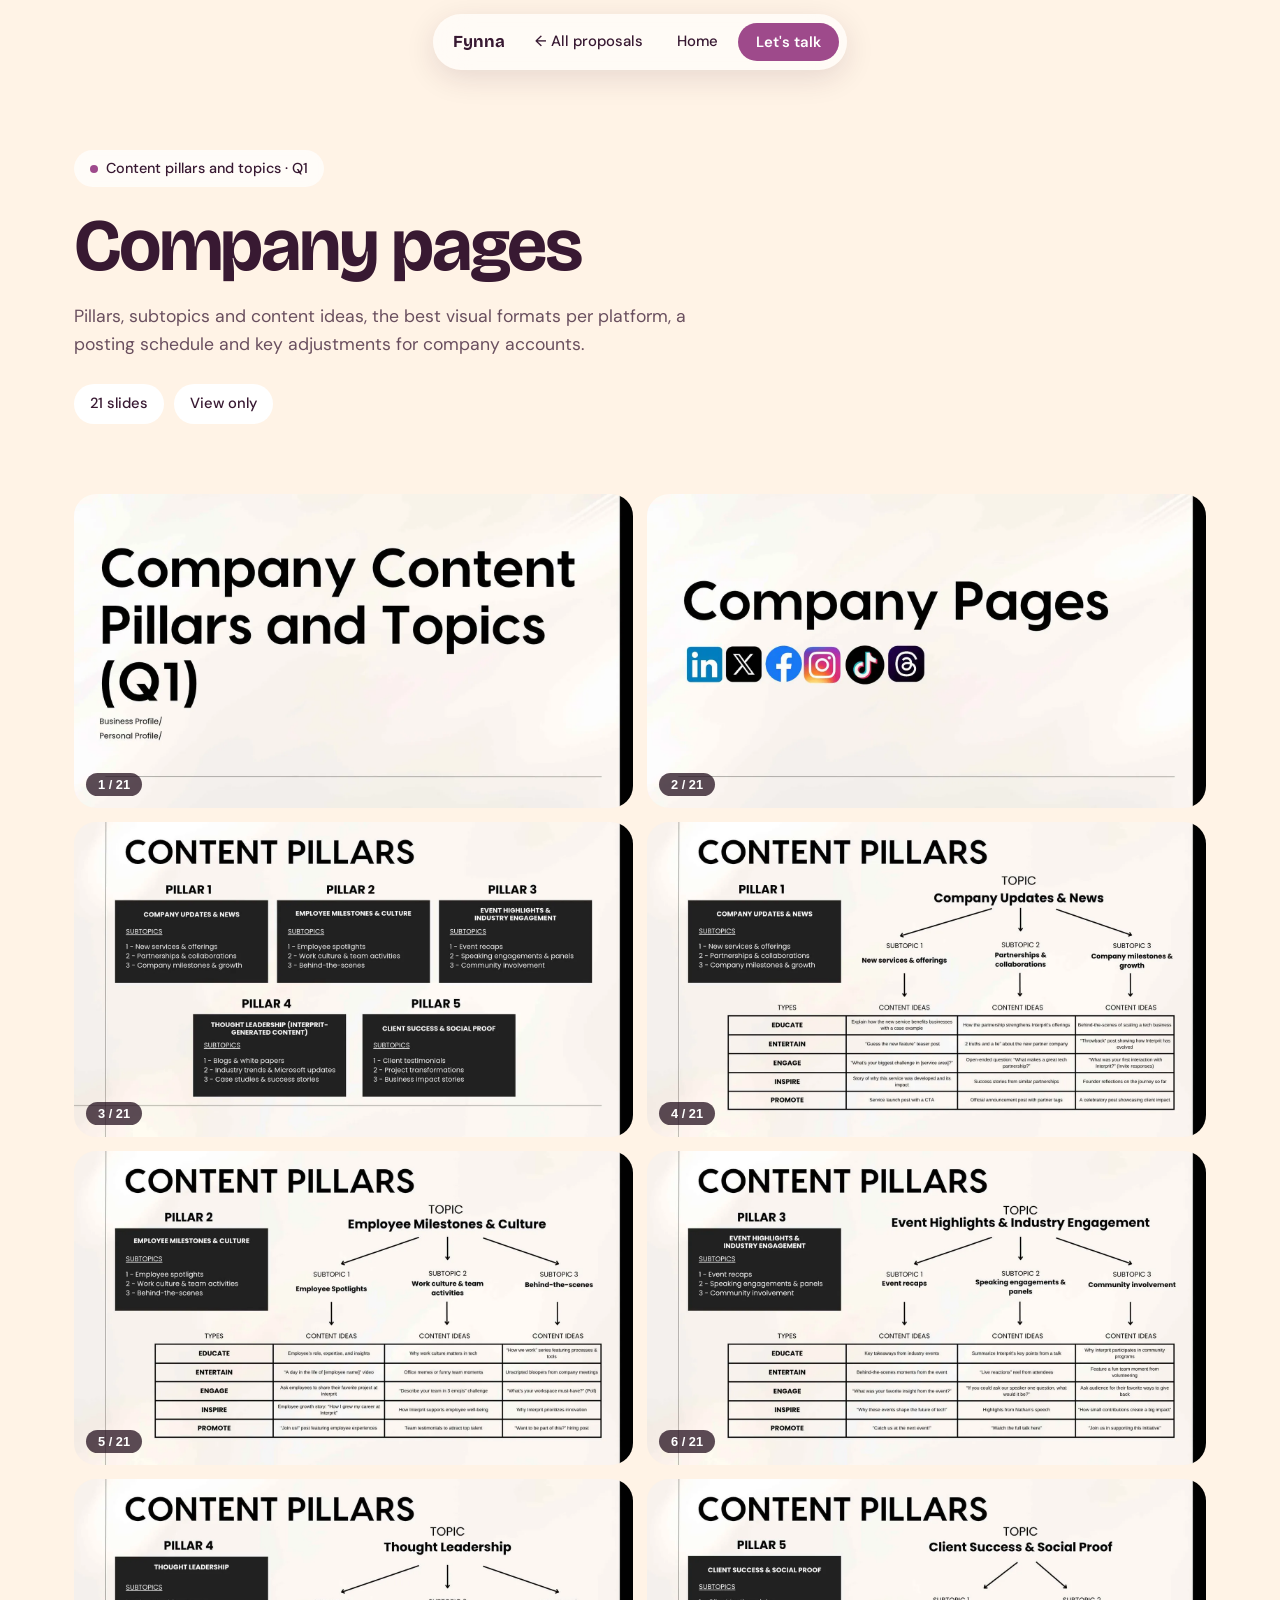
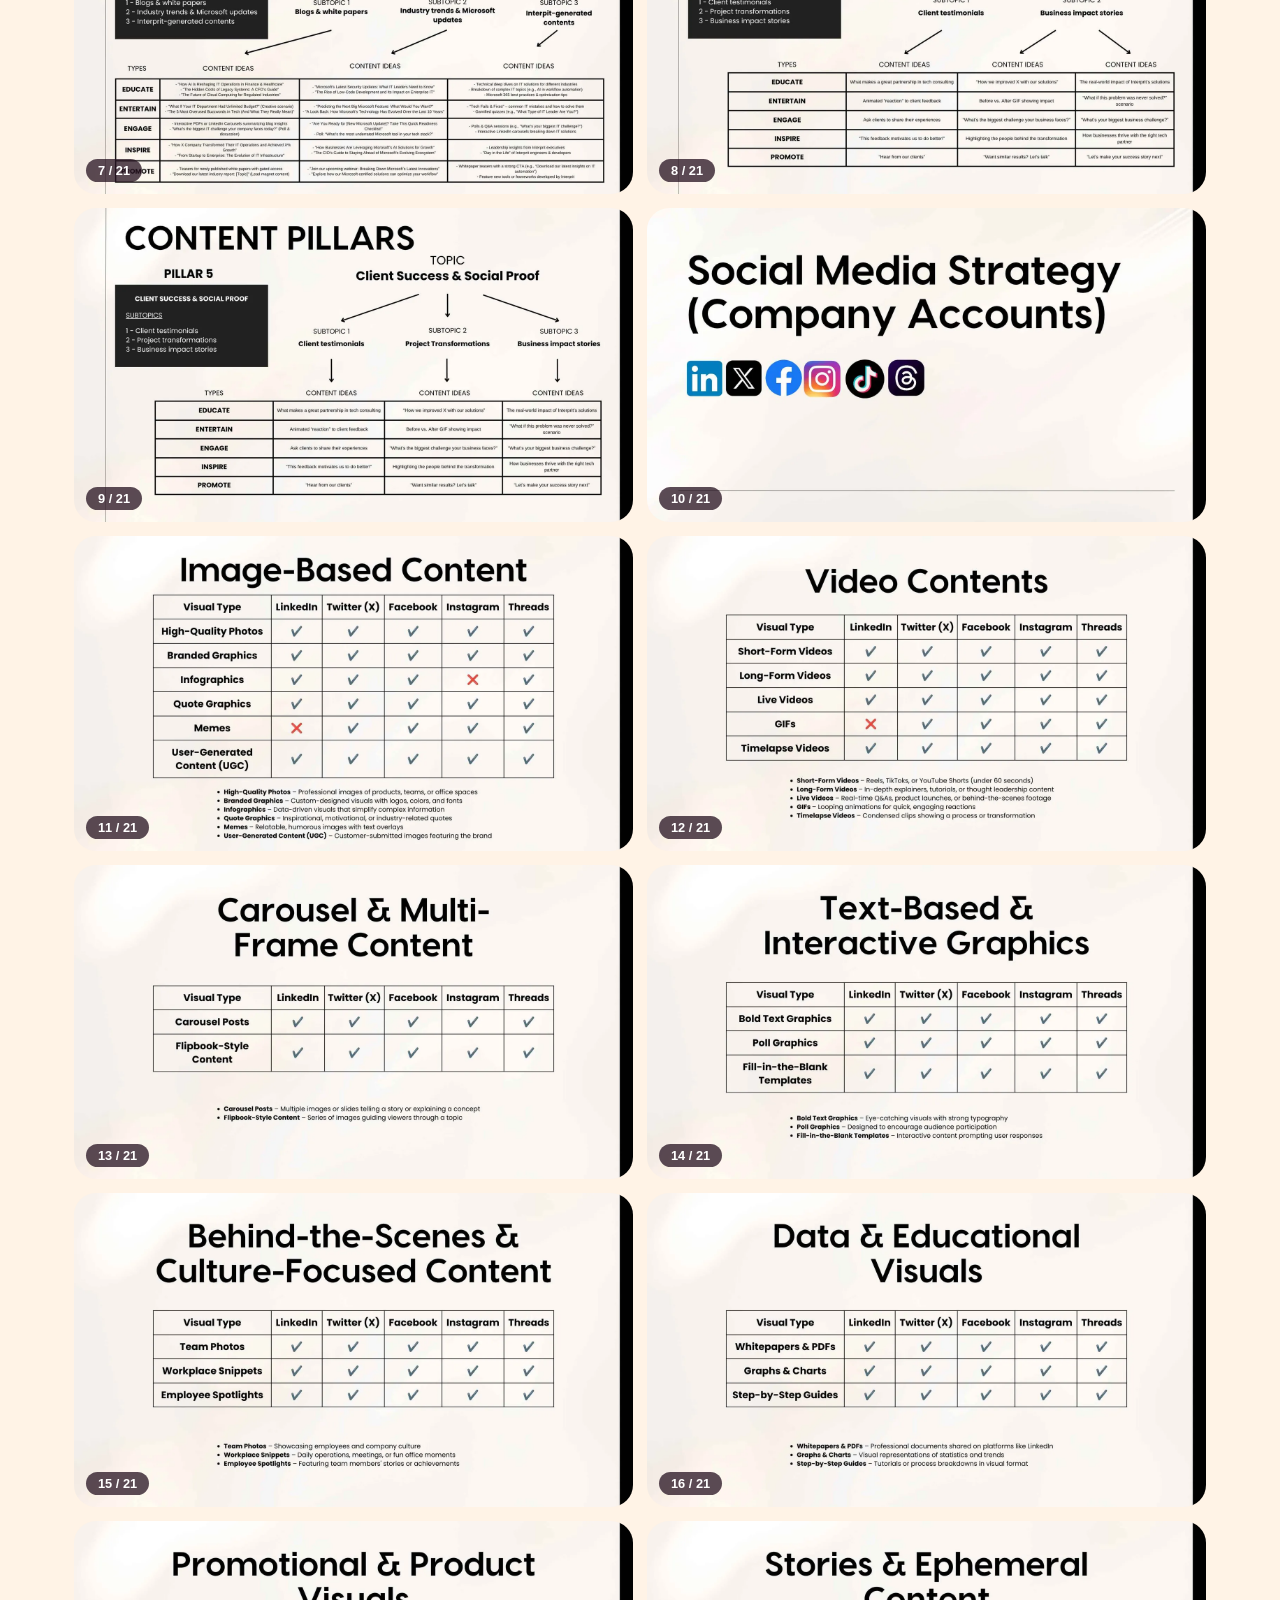
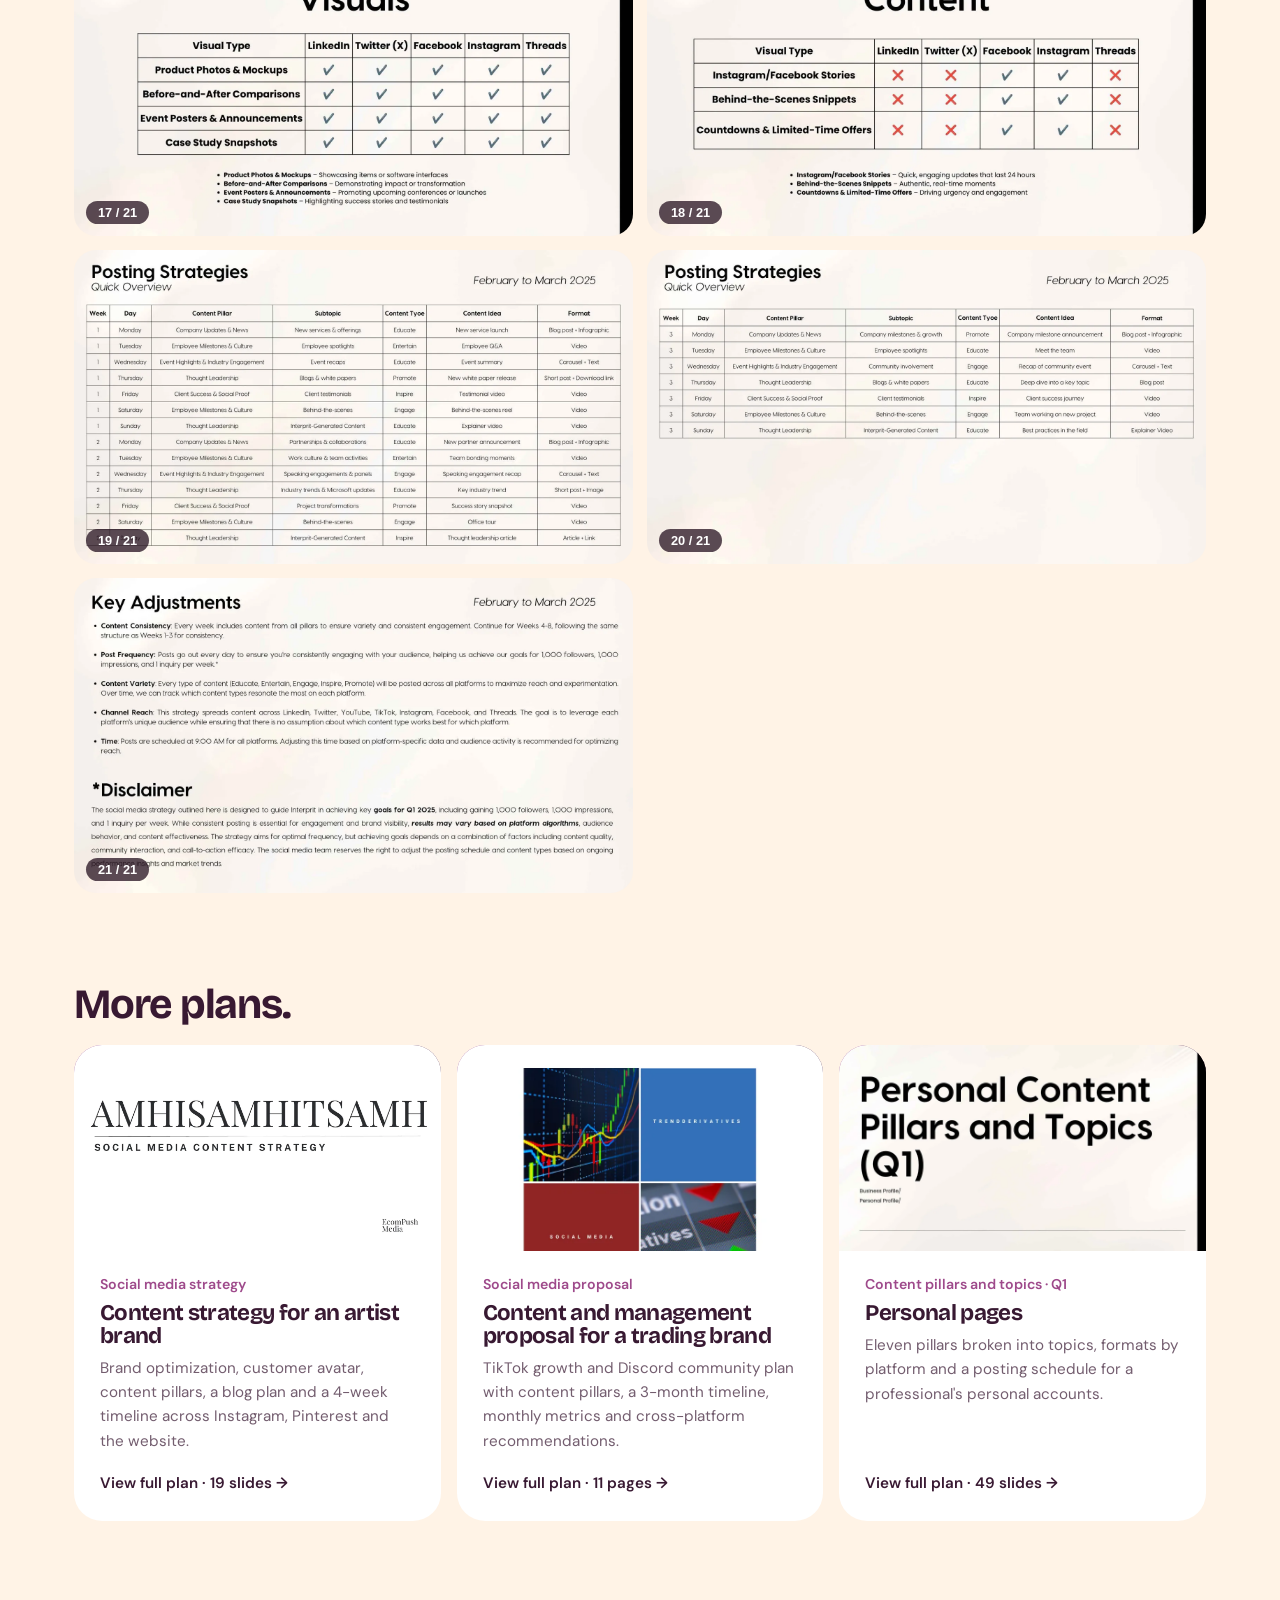
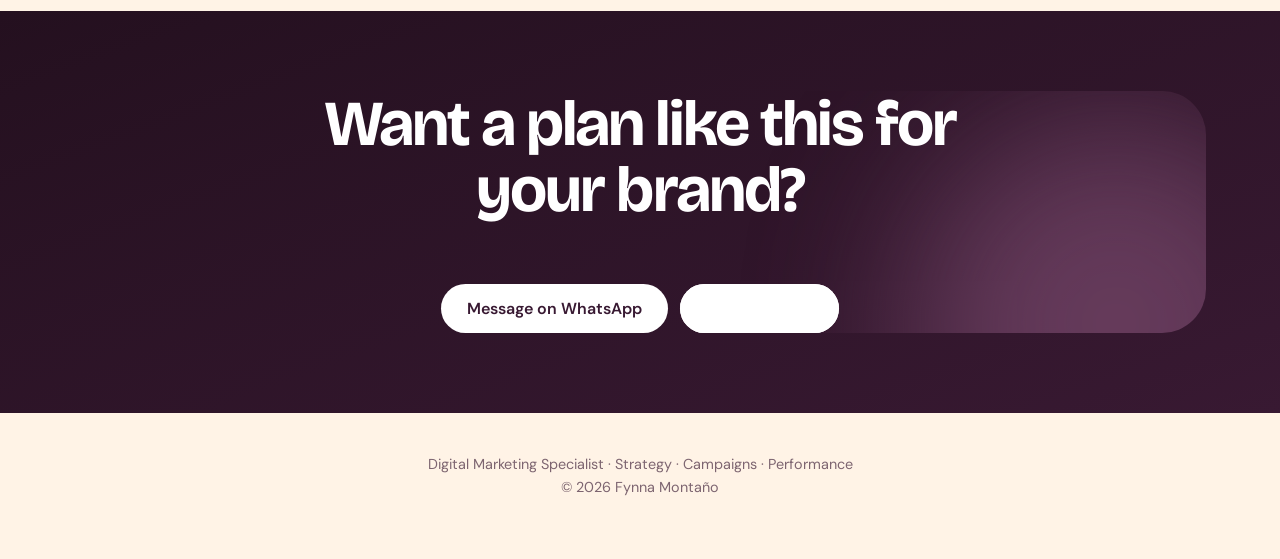
<file: proposals/content-pillars-company-pages.html>
<!DOCTYPE html>
<html lang="en"><head><meta charset="UTF-8"><meta name="viewport" content="width=device-width, initial-scale=1, viewport-fit=cover">
<title>Company pages | Fynna Montaño</title>
<meta name="description" content="Pillars, subtopics and content ideas, the best visual formats per platform, a posting schedule and key adjustments for company accounts.">
<meta property="og:type" content="website"><meta property="og:title" content="Company pages | Fynna Montaño"><meta property="og:description" content="Pillars, subtopics and content ideas, the best visual formats per platform, a posting schedule and key adjustments for company accounts."><meta property="og:image" content="../images/og.jpg"><meta name="twitter:card" content="summary_large_image"><meta name="theme-color" content="#381932">
<link rel="icon" href="data:image/svg+xml,%3Csvg xmlns='http://www.w3.org/2000/svg' viewBox='0 0 64 64'%3E%3Crect width='64' height='64' rx='16' fill='%23381932'/%3E%3Ctext x='32' y='43' font-family='Arial' font-size='28' font-weight='700' fill='white' text-anchor='middle'%3EFM%3C/text%3E%3C/svg%3E">
<link rel="preconnect" href="https://fonts.googleapis.com"><link rel="preconnect" href="https://fonts.gstatic.com" crossorigin>
<link href="https://fonts.googleapis.com/css2?family=Bricolage+Grotesque:opsz,wght@12..96,500;12..96,700&family=DM+Sans:wght@400;500;600&display=swap" rel="stylesheet">
<link rel="stylesheet" href="../css/style.css"></head><body>
<nav><b id="nm">Fynna</b><a class="l" href="../index.html#proposals">← All proposals</a><a class="l" href="../index.html">Home</a><a class="btn red" href="../index.html#contact">Let's talk</a></nav>
<main>
<header class="phead"><div class="wrap"><span class="pill"><i></i>Content pillars and topics · Q1</span><h1>Company pages</h1><p class="sub">Pillars, subtopics and content ideas, the best visual formats per platform, a posting schedule and key adjustments for company accounts.</p>
<div class="pmeta"><span>21 slides</span><span>View only</span></div></div></header>
<section class="pview"><div class="wrap"><div class="slides wide nodl">
<button class="slide" data-src="../images/proposals/pillars-company/01.webp" aria-label="Open slide 1"><img src="../images/proposals/pillars-company/01.webp" alt="Company pages, slide 1 of 21" loading="eager"><em>1 / 21</em></button>
<button class="slide" data-src="../images/proposals/pillars-company/02.webp" aria-label="Open slide 2"><img src="../images/proposals/pillars-company/02.webp" alt="Company pages, slide 2 of 21" loading="eager"><em>2 / 21</em></button>
<button class="slide" data-src="../images/proposals/pillars-company/03.webp" aria-label="Open slide 3"><img src="../images/proposals/pillars-company/03.webp" alt="Company pages, slide 3 of 21" loading="lazy"><em>3 / 21</em></button>
<button class="slide" data-src="../images/proposals/pillars-company/04.webp" aria-label="Open slide 4"><img src="../images/proposals/pillars-company/04.webp" alt="Company pages, slide 4 of 21" loading="lazy"><em>4 / 21</em></button>
<button class="slide" data-src="../images/proposals/pillars-company/05.webp" aria-label="Open slide 5"><img src="../images/proposals/pillars-company/05.webp" alt="Company pages, slide 5 of 21" loading="lazy"><em>5 / 21</em></button>
<button class="slide" data-src="../images/proposals/pillars-company/06.webp" aria-label="Open slide 6"><img src="../images/proposals/pillars-company/06.webp" alt="Company pages, slide 6 of 21" loading="lazy"><em>6 / 21</em></button>
<button class="slide" data-src="../images/proposals/pillars-company/07.webp" aria-label="Open slide 7"><img src="../images/proposals/pillars-company/07.webp" alt="Company pages, slide 7 of 21" loading="lazy"><em>7 / 21</em></button>
<button class="slide" data-src="../images/proposals/pillars-company/08.webp" aria-label="Open slide 8"><img src="../images/proposals/pillars-company/08.webp" alt="Company pages, slide 8 of 21" loading="lazy"><em>8 / 21</em></button>
<button class="slide" data-src="../images/proposals/pillars-company/09.webp" aria-label="Open slide 9"><img src="../images/proposals/pillars-company/09.webp" alt="Company pages, slide 9 of 21" loading="lazy"><em>9 / 21</em></button>
<button class="slide" data-src="../images/proposals/pillars-company/10.webp" aria-label="Open slide 10"><img src="../images/proposals/pillars-company/10.webp" alt="Company pages, slide 10 of 21" loading="lazy"><em>10 / 21</em></button>
<button class="slide" data-src="../images/proposals/pillars-company/11.webp" aria-label="Open slide 11"><img src="../images/proposals/pillars-company/11.webp" alt="Company pages, slide 11 of 21" loading="lazy"><em>11 / 21</em></button>
<button class="slide" data-src="../images/proposals/pillars-company/12.webp" aria-label="Open slide 12"><img src="../images/proposals/pillars-company/12.webp" alt="Company pages, slide 12 of 21" loading="lazy"><em>12 / 21</em></button>
<button class="slide" data-src="../images/proposals/pillars-company/13.webp" aria-label="Open slide 13"><img src="../images/proposals/pillars-company/13.webp" alt="Company pages, slide 13 of 21" loading="lazy"><em>13 / 21</em></button>
<button class="slide" data-src="../images/proposals/pillars-company/14.webp" aria-label="Open slide 14"><img src="../images/proposals/pillars-company/14.webp" alt="Company pages, slide 14 of 21" loading="lazy"><em>14 / 21</em></button>
<button class="slide" data-src="../images/proposals/pillars-company/15.webp" aria-label="Open slide 15"><img src="../images/proposals/pillars-company/15.webp" alt="Company pages, slide 15 of 21" loading="lazy"><em>15 / 21</em></button>
<button class="slide" data-src="../images/proposals/pillars-company/16.webp" aria-label="Open slide 16"><img src="../images/proposals/pillars-company/16.webp" alt="Company pages, slide 16 of 21" loading="lazy"><em>16 / 21</em></button>
<button class="slide" data-src="../images/proposals/pillars-company/17.webp" aria-label="Open slide 17"><img src="../images/proposals/pillars-company/17.webp" alt="Company pages, slide 17 of 21" loading="lazy"><em>17 / 21</em></button>
<button class="slide" data-src="../images/proposals/pillars-company/18.webp" aria-label="Open slide 18"><img src="../images/proposals/pillars-company/18.webp" alt="Company pages, slide 18 of 21" loading="lazy"><em>18 / 21</em></button>
<button class="slide" data-src="../images/proposals/pillars-company/19.webp" aria-label="Open slide 19"><img src="../images/proposals/pillars-company/19.webp" alt="Company pages, slide 19 of 21" loading="lazy"><em>19 / 21</em></button>
<button class="slide" data-src="../images/proposals/pillars-company/20.webp" aria-label="Open slide 20"><img src="../images/proposals/pillars-company/20.webp" alt="Company pages, slide 20 of 21" loading="lazy"><em>20 / 21</em></button>
<button class="slide" data-src="../images/proposals/pillars-company/21.webp" aria-label="Open slide 21"><img src="../images/proposals/pillars-company/21.webp" alt="Company pages, slide 21 of 21" loading="lazy"><em>21 / 21</em></button>
</div></div></section>
<section class="pnext"><div class="wrap"><h2>More plans.</h2><div class="ppg">
<a class="pp" href="amh-content-strategy.html"><div class="im nodl"><img src="../images/proposals/amh/01.webp" alt="" loading="lazy"></div><div class="bd"><small>Social media strategy</small><h3>Content strategy for an artist brand</h3><p>Brand optimization, customer avatar, content pillars, a blog plan and a 4-week timeline across Instagram, Pinterest and the website.</p><span class="vl">View full plan · 19 slides →</span></div></a>
<a class="pp" href="trendderivatives-proposal.html"><div class="im nodl"><img src="../images/proposals/trend/01.webp" alt="" loading="lazy"></div><div class="bd"><small>Social media proposal</small><h3>Content and management proposal for a trading brand</h3><p>TikTok growth and Discord community plan with content pillars, a 3-month timeline, monthly metrics and cross-platform recommendations.</p><span class="vl">View full plan · 11 pages →</span></div></a>
<a class="pp" href="content-pillars-personal-pages.html"><div class="im nodl"><img src="../images/proposals/pillars-personal/01.webp" alt="" loading="lazy"></div><div class="bd"><small>Content pillars and topics · Q1</small><h3>Personal pages</h3><p>Eleven pillars broken into topics, formats by platform and a posting schedule for a professional's personal accounts.</p><span class="vl">View full plan · 49 slides →</span></div></a>
</div></div></section>
<section class="maroon" style="padding:80px 0"><div class="wrap"><div class="cta" style="background:none;padding:0"><h2>Want a plan like this for your brand?</h2><div class="cta2"><a class="btn red" id="wa" target="_blank" rel="noopener" href="#">Message on WhatsApp</a><a class="btn lite ghost" id="em" href="#" style="color:#fff;box-shadow:inset 0 0 0 1.5px #fff">Send an email</a></div></div></div></section>
</main>
<footer><span id="ft"></span><br>© 2026 Fynna Montaño</footer>
<div class="lb wide" id="lb" role="dialog" aria-label="Slide viewer"><button class="x" aria-label="Close">✕</button><button class="p" aria-label="Previous">‹</button><figure><div class="im nodl" id="lbi" role="img" aria-label="Slide preview"></div><figcaption id="lbc"></figcaption></figure><button class="n" aria-label="Next">›</button></div>
<script src="../data/site.js"></script><script src="../js/proposal.js"></script></body></html>
</file>
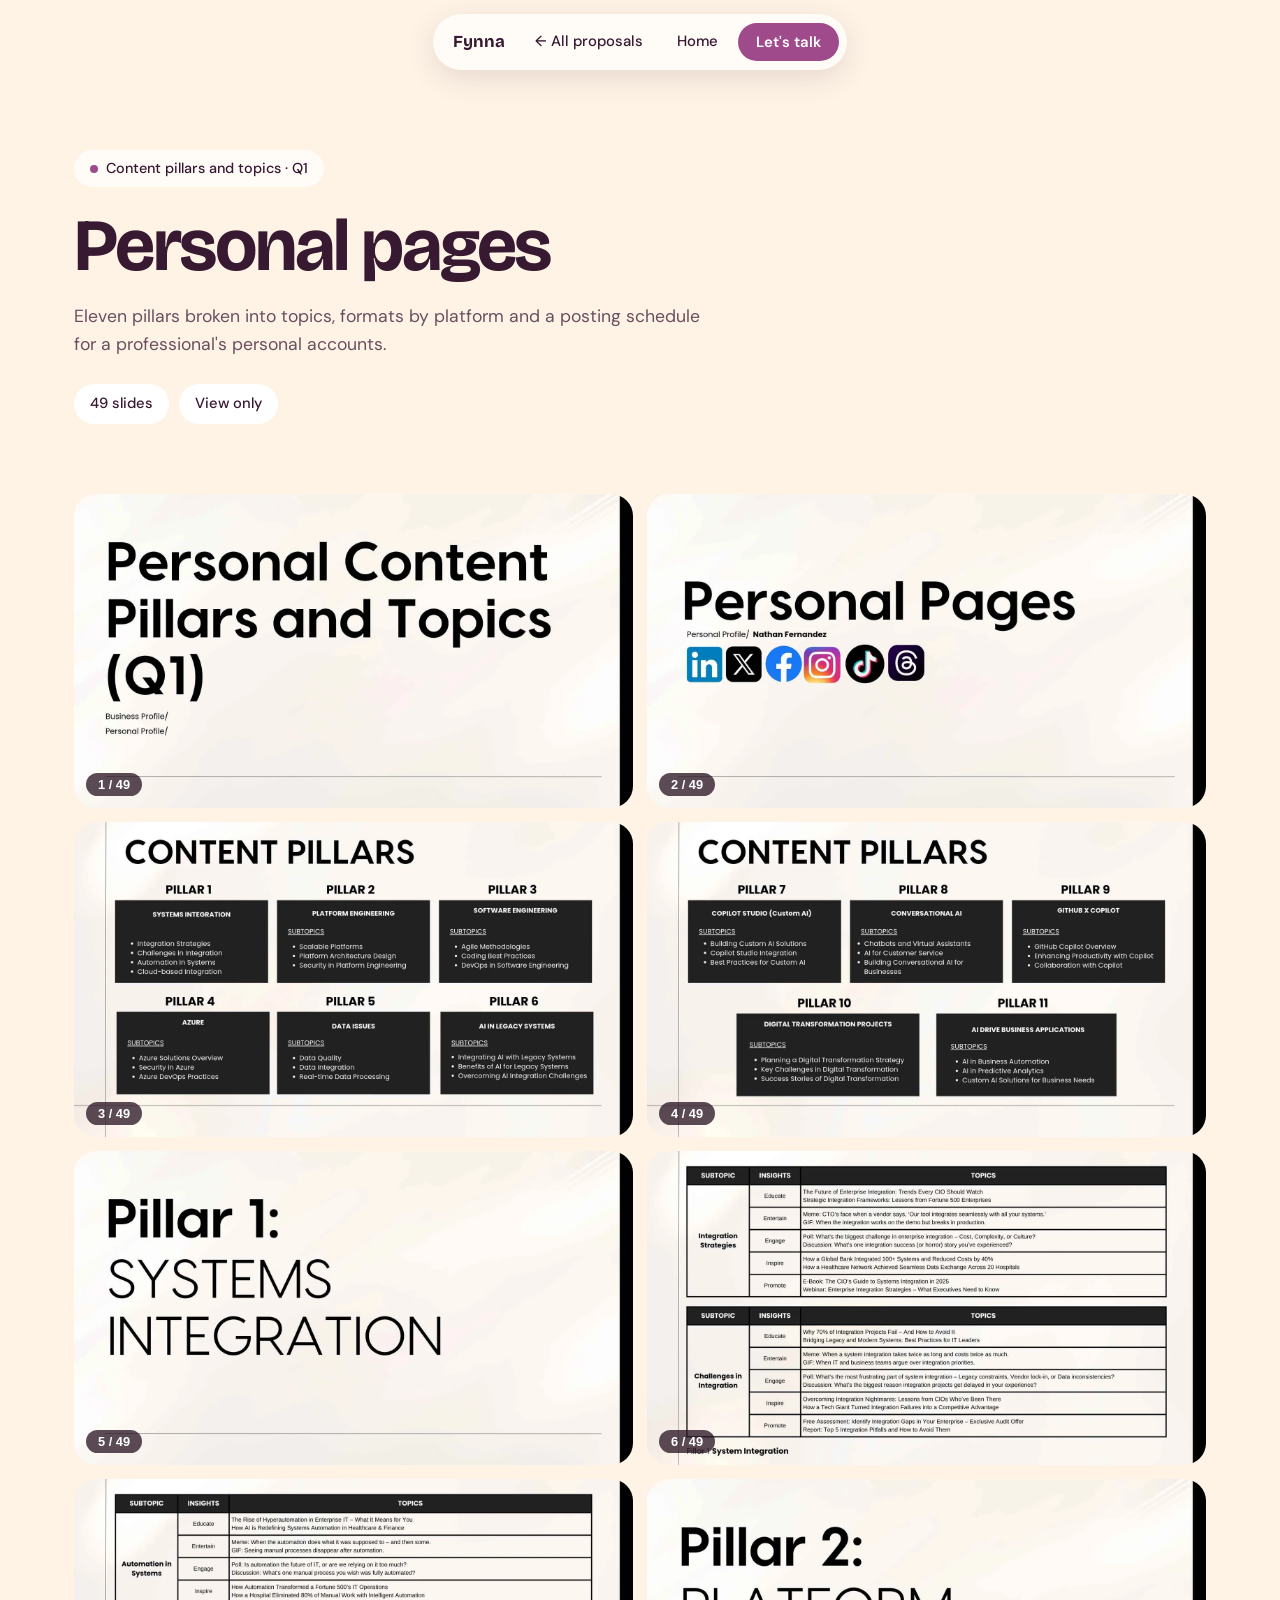
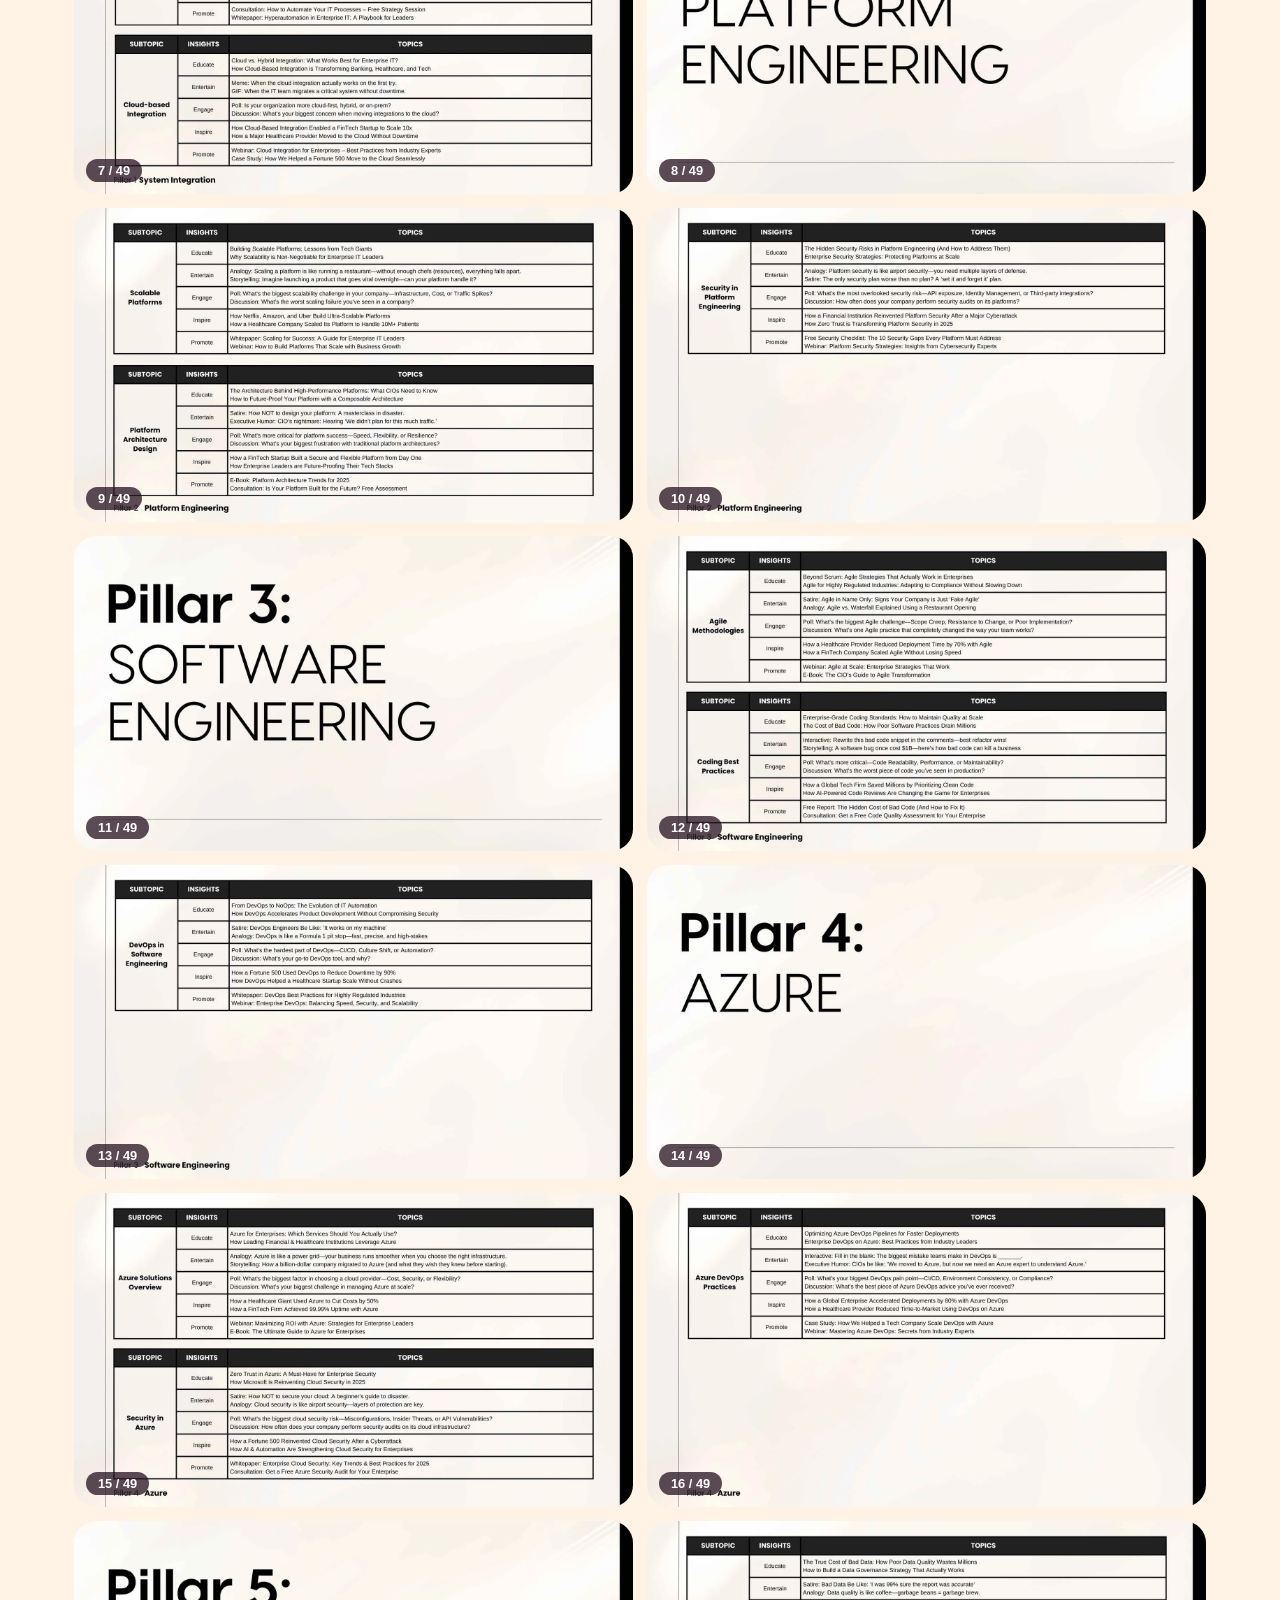
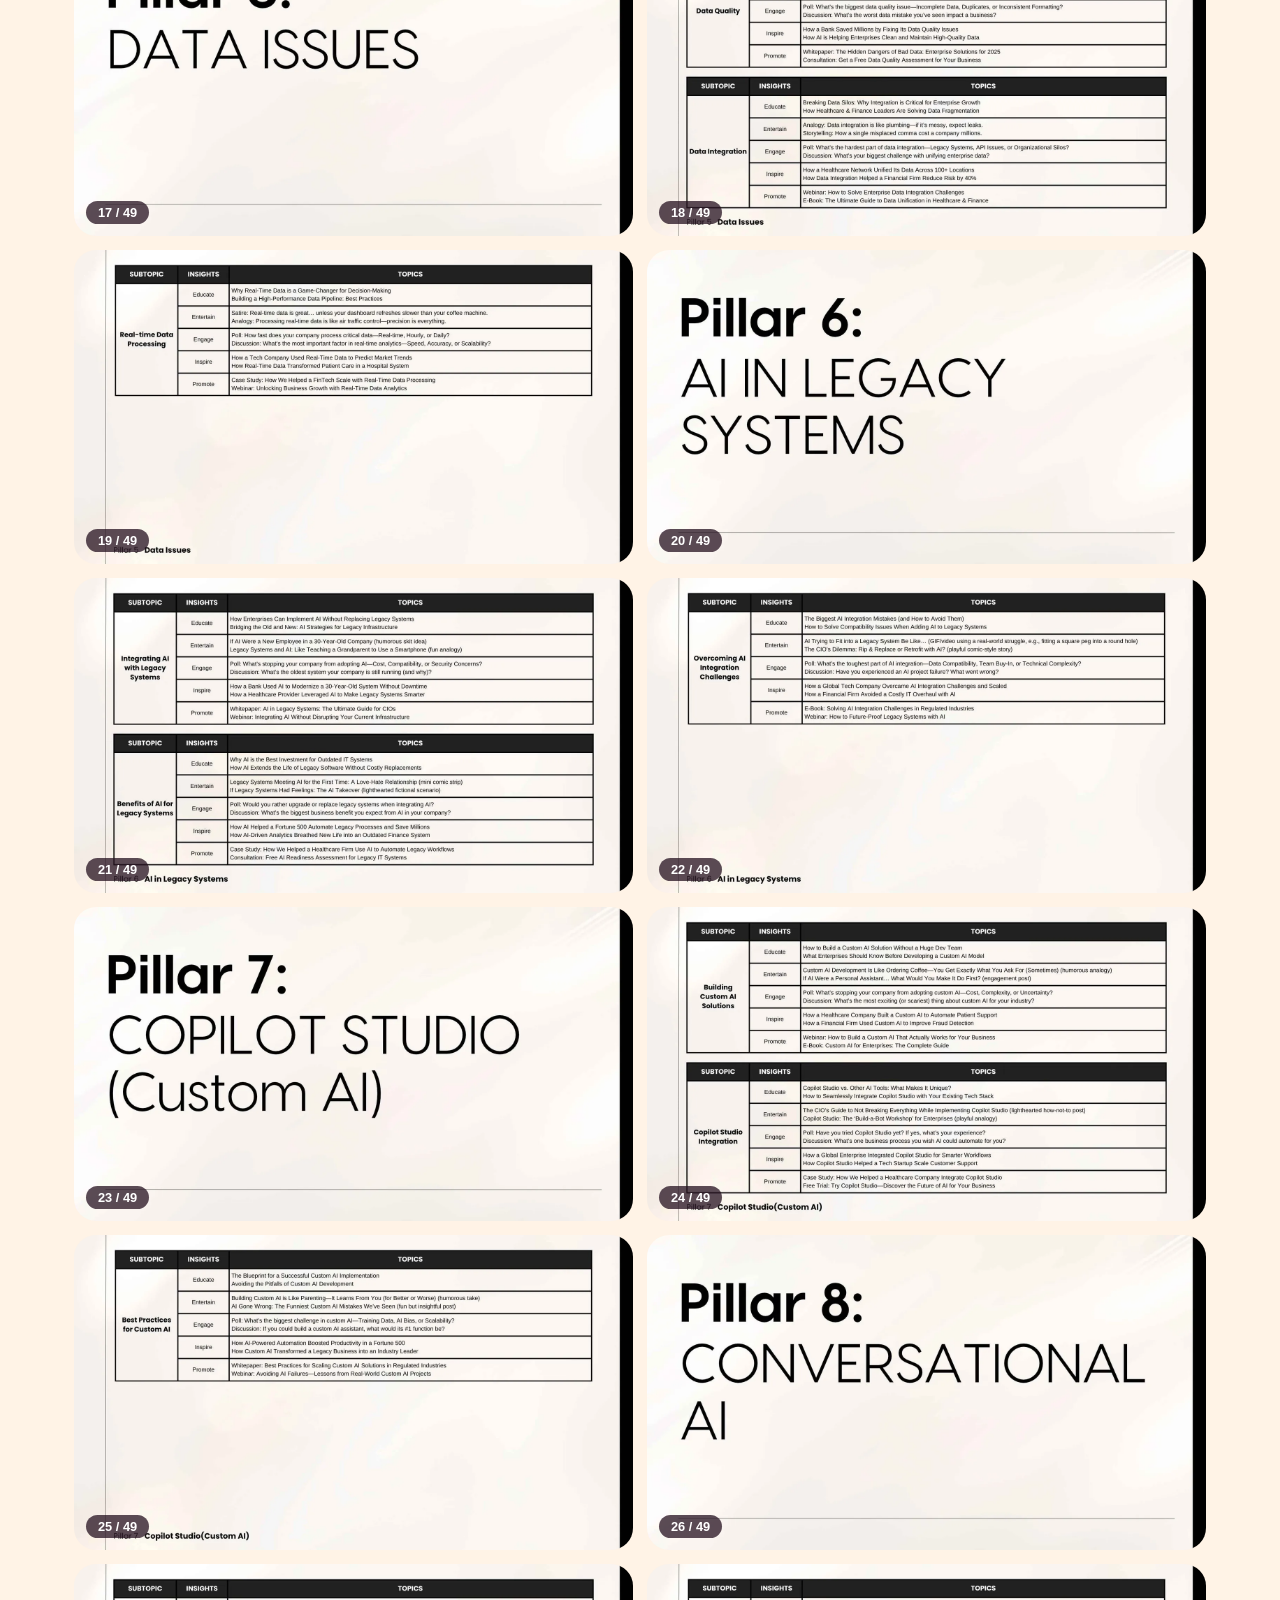
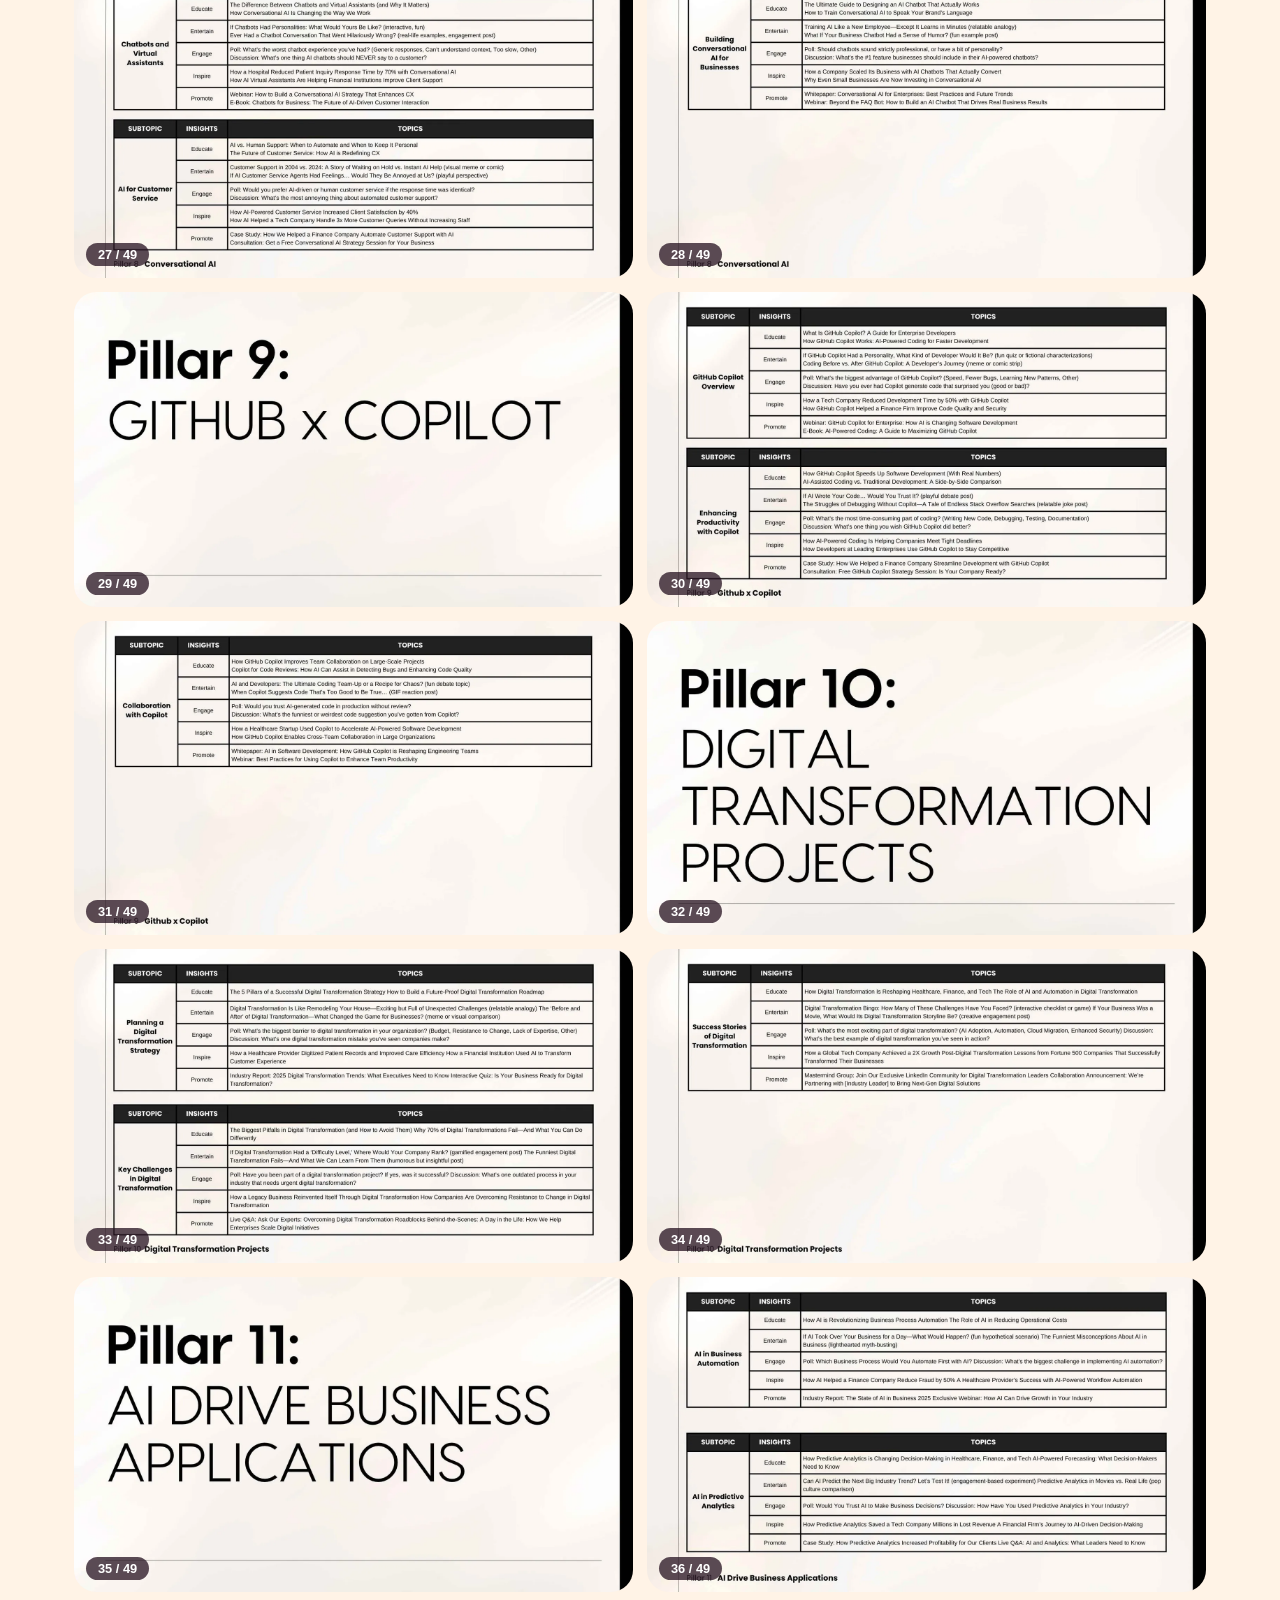
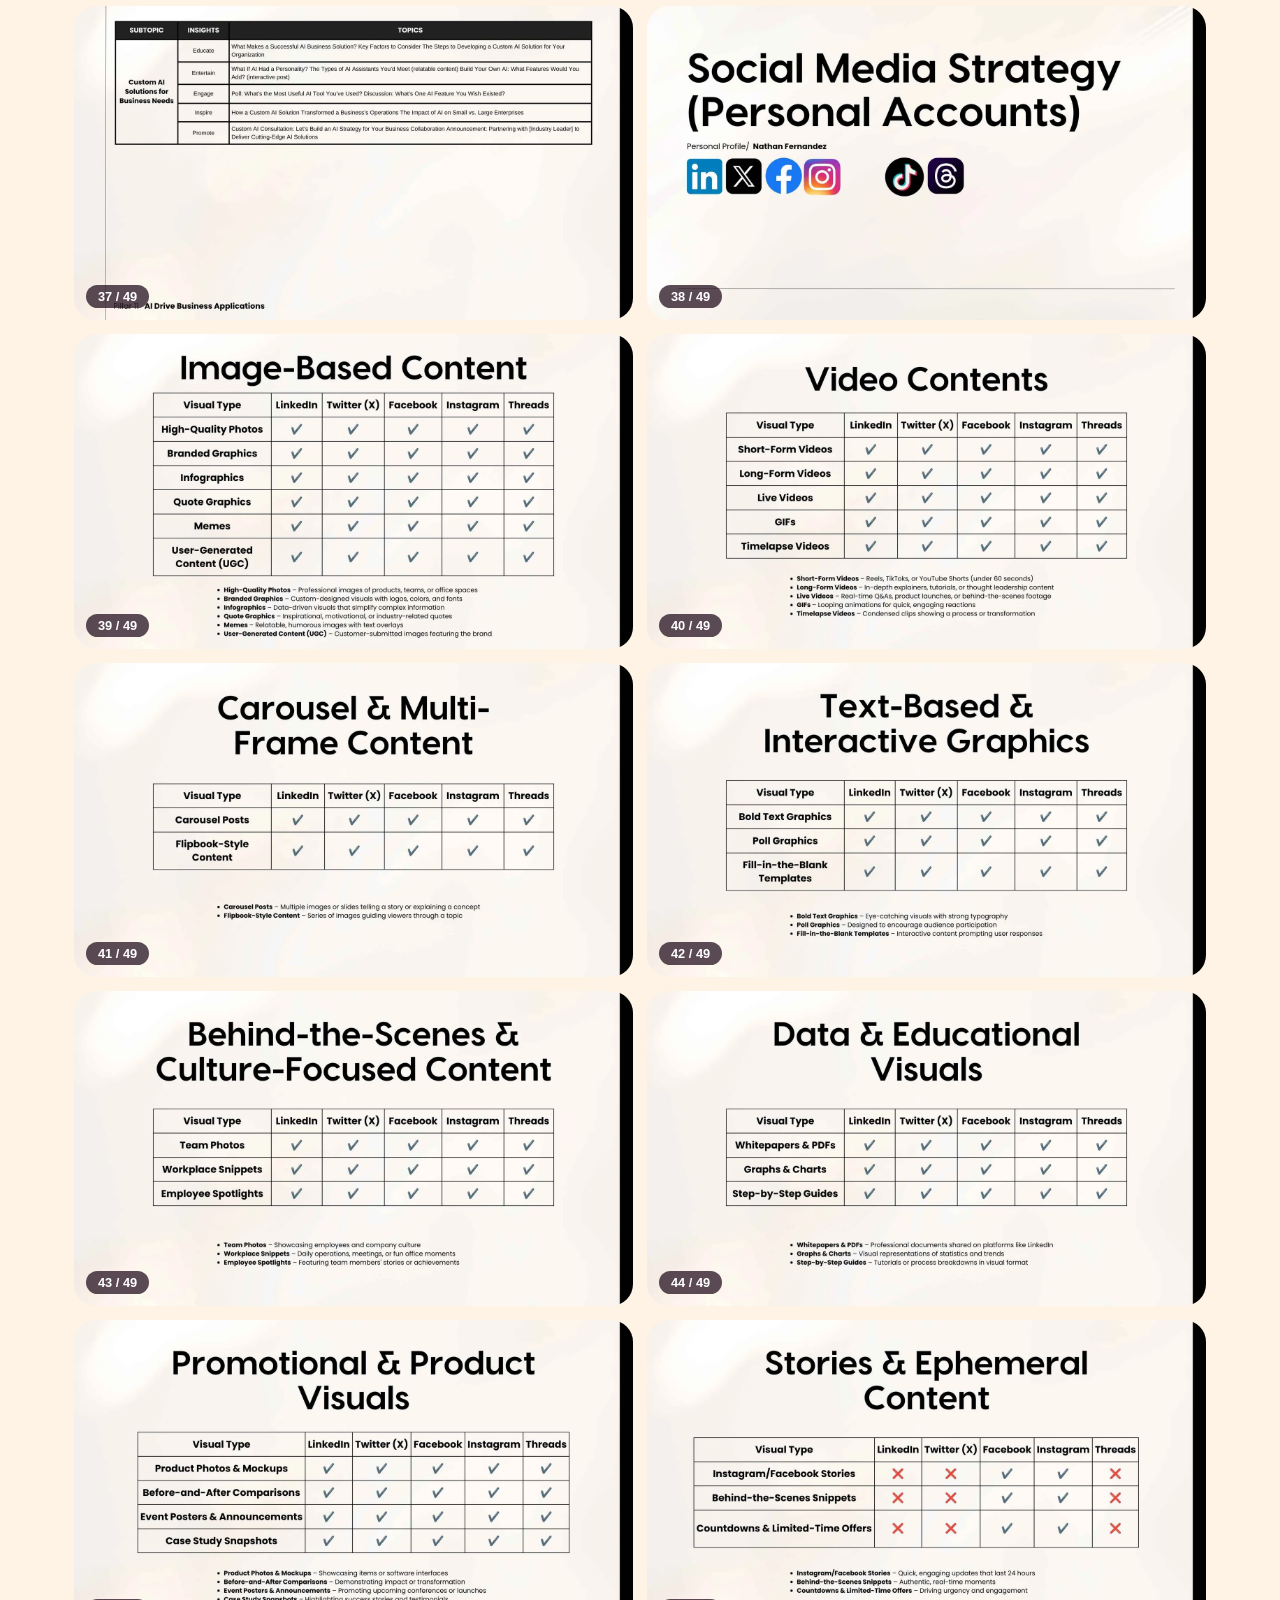
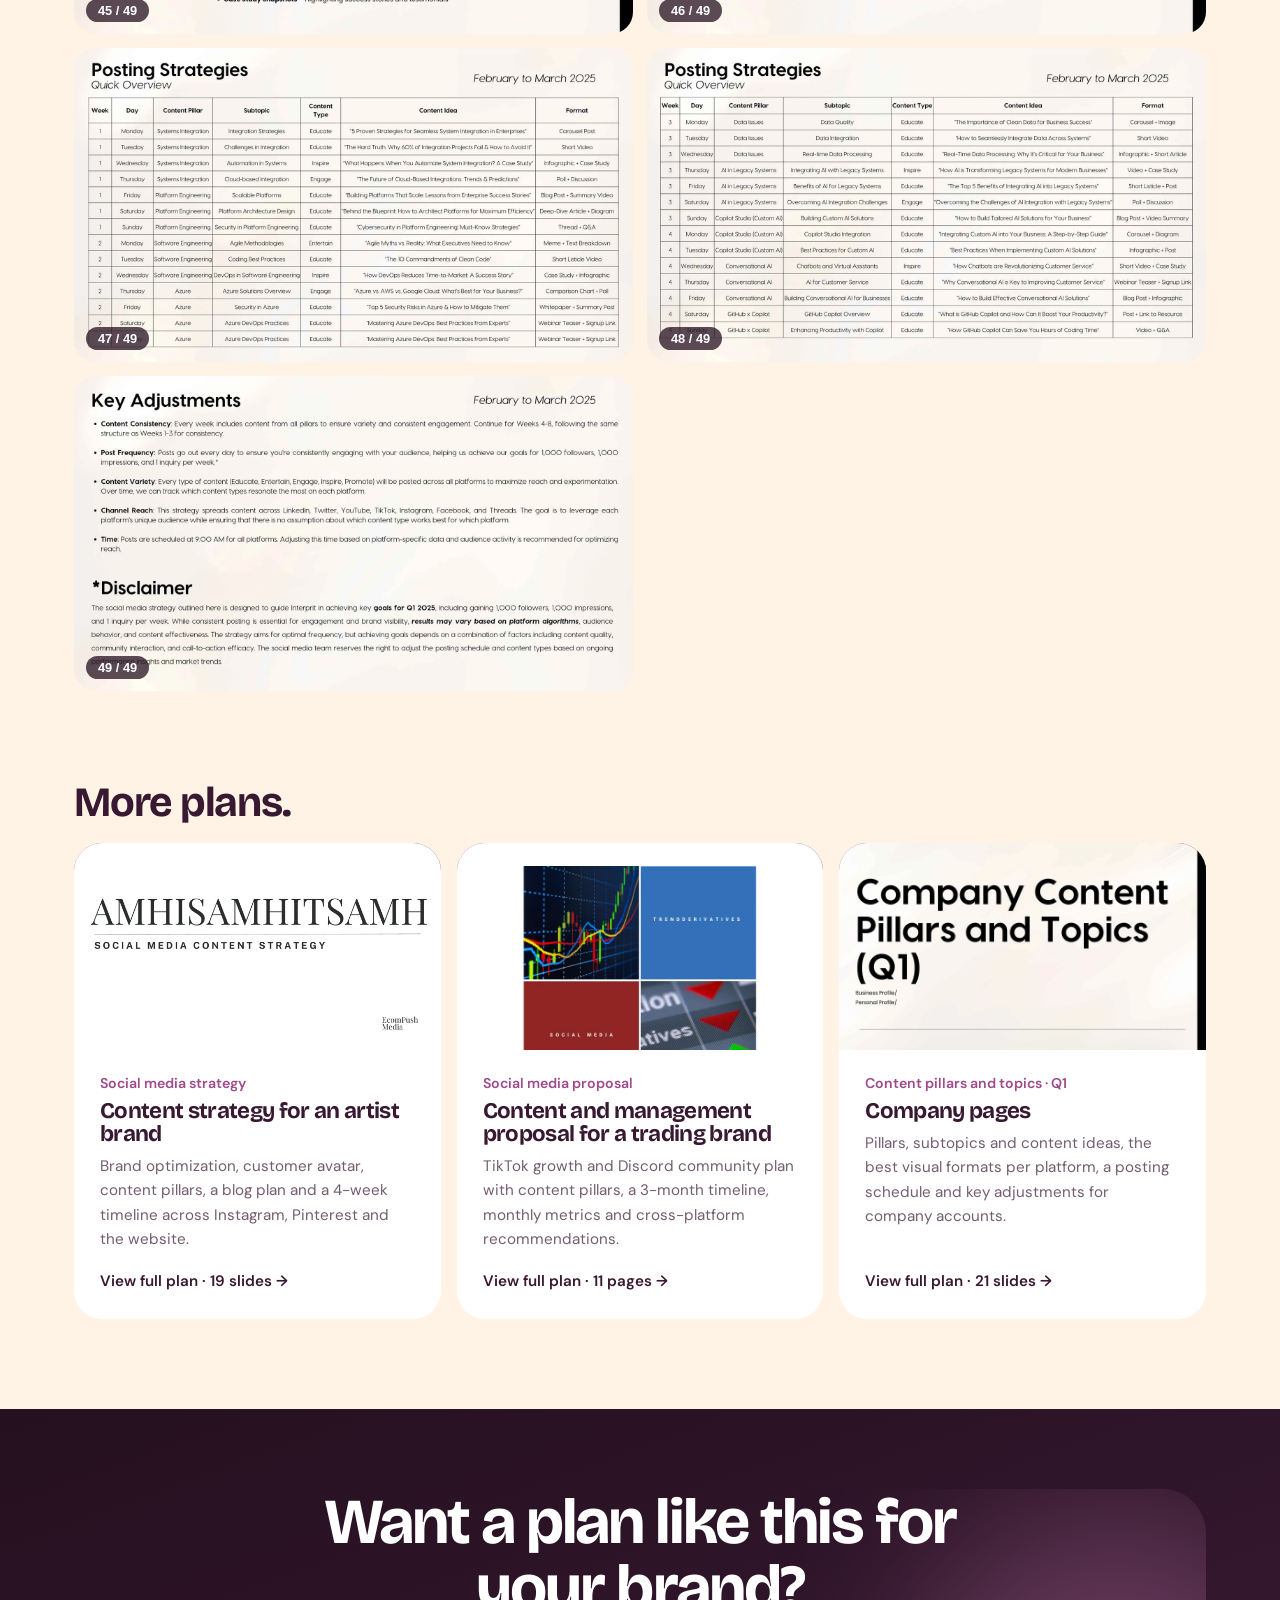
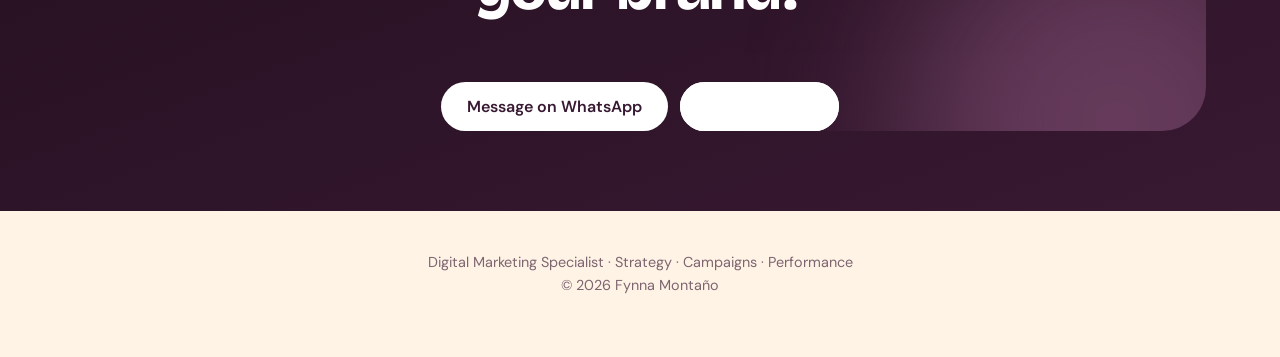
<file: proposals/content-pillars-personal-pages.html>
<!DOCTYPE html>
<html lang="en"><head><meta charset="UTF-8"><meta name="viewport" content="width=device-width, initial-scale=1, viewport-fit=cover">
<title>Personal pages | Fynna Montaño</title>
<meta name="description" content="Eleven pillars broken into topics, formats by platform and a posting schedule for a professional's personal accounts.">
<meta property="og:type" content="website"><meta property="og:title" content="Personal pages | Fynna Montaño"><meta property="og:description" content="Eleven pillars broken into topics, formats by platform and a posting schedule for a professional's personal accounts."><meta property="og:image" content="../images/og.jpg"><meta name="twitter:card" content="summary_large_image"><meta name="theme-color" content="#381932">
<link rel="icon" href="data:image/svg+xml,%3Csvg xmlns='http://www.w3.org/2000/svg' viewBox='0 0 64 64'%3E%3Crect width='64' height='64' rx='16' fill='%23381932'/%3E%3Ctext x='32' y='43' font-family='Arial' font-size='28' font-weight='700' fill='white' text-anchor='middle'%3EFM%3C/text%3E%3C/svg%3E">
<link rel="preconnect" href="https://fonts.googleapis.com"><link rel="preconnect" href="https://fonts.gstatic.com" crossorigin>
<link href="https://fonts.googleapis.com/css2?family=Bricolage+Grotesque:opsz,wght@12..96,500;12..96,700&family=DM+Sans:wght@400;500;600&display=swap" rel="stylesheet">
<link rel="stylesheet" href="../css/style.css"></head><body>
<nav><b id="nm">Fynna</b><a class="l" href="../index.html#proposals">← All proposals</a><a class="l" href="../index.html">Home</a><a class="btn red" href="../index.html#contact">Let's talk</a></nav>
<main>
<header class="phead"><div class="wrap"><span class="pill"><i></i>Content pillars and topics · Q1</span><h1>Personal pages</h1><p class="sub">Eleven pillars broken into topics, formats by platform and a posting schedule for a professional's personal accounts.</p>
<div class="pmeta"><span>49 slides</span><span>View only</span></div></div></header>
<section class="pview"><div class="wrap"><div class="slides wide nodl">
<button class="slide" data-src="../images/proposals/pillars-personal/01.webp" aria-label="Open slide 1"><img src="../images/proposals/pillars-personal/01.webp" alt="Personal pages, slide 1 of 49" loading="eager"><em>1 / 49</em></button>
<button class="slide" data-src="../images/proposals/pillars-personal/02.webp" aria-label="Open slide 2"><img src="../images/proposals/pillars-personal/02.webp" alt="Personal pages, slide 2 of 49" loading="eager"><em>2 / 49</em></button>
<button class="slide" data-src="../images/proposals/pillars-personal/03.webp" aria-label="Open slide 3"><img src="../images/proposals/pillars-personal/03.webp" alt="Personal pages, slide 3 of 49" loading="lazy"><em>3 / 49</em></button>
<button class="slide" data-src="../images/proposals/pillars-personal/04.webp" aria-label="Open slide 4"><img src="../images/proposals/pillars-personal/04.webp" alt="Personal pages, slide 4 of 49" loading="lazy"><em>4 / 49</em></button>
<button class="slide" data-src="../images/proposals/pillars-personal/05.webp" aria-label="Open slide 5"><img src="../images/proposals/pillars-personal/05.webp" alt="Personal pages, slide 5 of 49" loading="lazy"><em>5 / 49</em></button>
<button class="slide" data-src="../images/proposals/pillars-personal/06.webp" aria-label="Open slide 6"><img src="../images/proposals/pillars-personal/06.webp" alt="Personal pages, slide 6 of 49" loading="lazy"><em>6 / 49</em></button>
<button class="slide" data-src="../images/proposals/pillars-personal/07.webp" aria-label="Open slide 7"><img src="../images/proposals/pillars-personal/07.webp" alt="Personal pages, slide 7 of 49" loading="lazy"><em>7 / 49</em></button>
<button class="slide" data-src="../images/proposals/pillars-personal/08.webp" aria-label="Open slide 8"><img src="../images/proposals/pillars-personal/08.webp" alt="Personal pages, slide 8 of 49" loading="lazy"><em>8 / 49</em></button>
<button class="slide" data-src="../images/proposals/pillars-personal/09.webp" aria-label="Open slide 9"><img src="../images/proposals/pillars-personal/09.webp" alt="Personal pages, slide 9 of 49" loading="lazy"><em>9 / 49</em></button>
<button class="slide" data-src="../images/proposals/pillars-personal/10.webp" aria-label="Open slide 10"><img src="../images/proposals/pillars-personal/10.webp" alt="Personal pages, slide 10 of 49" loading="lazy"><em>10 / 49</em></button>
<button class="slide" data-src="../images/proposals/pillars-personal/11.webp" aria-label="Open slide 11"><img src="../images/proposals/pillars-personal/11.webp" alt="Personal pages, slide 11 of 49" loading="lazy"><em>11 / 49</em></button>
<button class="slide" data-src="../images/proposals/pillars-personal/12.webp" aria-label="Open slide 12"><img src="../images/proposals/pillars-personal/12.webp" alt="Personal pages, slide 12 of 49" loading="lazy"><em>12 / 49</em></button>
<button class="slide" data-src="../images/proposals/pillars-personal/13.webp" aria-label="Open slide 13"><img src="../images/proposals/pillars-personal/13.webp" alt="Personal pages, slide 13 of 49" loading="lazy"><em>13 / 49</em></button>
<button class="slide" data-src="../images/proposals/pillars-personal/14.webp" aria-label="Open slide 14"><img src="../images/proposals/pillars-personal/14.webp" alt="Personal pages, slide 14 of 49" loading="lazy"><em>14 / 49</em></button>
<button class="slide" data-src="../images/proposals/pillars-personal/15.webp" aria-label="Open slide 15"><img src="../images/proposals/pillars-personal/15.webp" alt="Personal pages, slide 15 of 49" loading="lazy"><em>15 / 49</em></button>
<button class="slide" data-src="../images/proposals/pillars-personal/16.webp" aria-label="Open slide 16"><img src="../images/proposals/pillars-personal/16.webp" alt="Personal pages, slide 16 of 49" loading="lazy"><em>16 / 49</em></button>
<button class="slide" data-src="../images/proposals/pillars-personal/17.webp" aria-label="Open slide 17"><img src="../images/proposals/pillars-personal/17.webp" alt="Personal pages, slide 17 of 49" loading="lazy"><em>17 / 49</em></button>
<button class="slide" data-src="../images/proposals/pillars-personal/18.webp" aria-label="Open slide 18"><img src="../images/proposals/pillars-personal/18.webp" alt="Personal pages, slide 18 of 49" loading="lazy"><em>18 / 49</em></button>
<button class="slide" data-src="../images/proposals/pillars-personal/19.webp" aria-label="Open slide 19"><img src="../images/proposals/pillars-personal/19.webp" alt="Personal pages, slide 19 of 49" loading="lazy"><em>19 / 49</em></button>
<button class="slide" data-src="../images/proposals/pillars-personal/20.webp" aria-label="Open slide 20"><img src="../images/proposals/pillars-personal/20.webp" alt="Personal pages, slide 20 of 49" loading="lazy"><em>20 / 49</em></button>
<button class="slide" data-src="../images/proposals/pillars-personal/21.webp" aria-label="Open slide 21"><img src="../images/proposals/pillars-personal/21.webp" alt="Personal pages, slide 21 of 49" loading="lazy"><em>21 / 49</em></button>
<button class="slide" data-src="../images/proposals/pillars-personal/22.webp" aria-label="Open slide 22"><img src="../images/proposals/pillars-personal/22.webp" alt="Personal pages, slide 22 of 49" loading="lazy"><em>22 / 49</em></button>
<button class="slide" data-src="../images/proposals/pillars-personal/23.webp" aria-label="Open slide 23"><img src="../images/proposals/pillars-personal/23.webp" alt="Personal pages, slide 23 of 49" loading="lazy"><em>23 / 49</em></button>
<button class="slide" data-src="../images/proposals/pillars-personal/24.webp" aria-label="Open slide 24"><img src="../images/proposals/pillars-personal/24.webp" alt="Personal pages, slide 24 of 49" loading="lazy"><em>24 / 49</em></button>
<button class="slide" data-src="../images/proposals/pillars-personal/25.webp" aria-label="Open slide 25"><img src="../images/proposals/pillars-personal/25.webp" alt="Personal pages, slide 25 of 49" loading="lazy"><em>25 / 49</em></button>
<button class="slide" data-src="../images/proposals/pillars-personal/26.webp" aria-label="Open slide 26"><img src="../images/proposals/pillars-personal/26.webp" alt="Personal pages, slide 26 of 49" loading="lazy"><em>26 / 49</em></button>
<button class="slide" data-src="../images/proposals/pillars-personal/27.webp" aria-label="Open slide 27"><img src="../images/proposals/pillars-personal/27.webp" alt="Personal pages, slide 27 of 49" loading="lazy"><em>27 / 49</em></button>
<button class="slide" data-src="../images/proposals/pillars-personal/28.webp" aria-label="Open slide 28"><img src="../images/proposals/pillars-personal/28.webp" alt="Personal pages, slide 28 of 49" loading="lazy"><em>28 / 49</em></button>
<button class="slide" data-src="../images/proposals/pillars-personal/29.webp" aria-label="Open slide 29"><img src="../images/proposals/pillars-personal/29.webp" alt="Personal pages, slide 29 of 49" loading="lazy"><em>29 / 49</em></button>
<button class="slide" data-src="../images/proposals/pillars-personal/30.webp" aria-label="Open slide 30"><img src="../images/proposals/pillars-personal/30.webp" alt="Personal pages, slide 30 of 49" loading="lazy"><em>30 / 49</em></button>
<button class="slide" data-src="../images/proposals/pillars-personal/31.webp" aria-label="Open slide 31"><img src="../images/proposals/pillars-personal/31.webp" alt="Personal pages, slide 31 of 49" loading="lazy"><em>31 / 49</em></button>
<button class="slide" data-src="../images/proposals/pillars-personal/32.webp" aria-label="Open slide 32"><img src="../images/proposals/pillars-personal/32.webp" alt="Personal pages, slide 32 of 49" loading="lazy"><em>32 / 49</em></button>
<button class="slide" data-src="../images/proposals/pillars-personal/33.webp" aria-label="Open slide 33"><img src="../images/proposals/pillars-personal/33.webp" alt="Personal pages, slide 33 of 49" loading="lazy"><em>33 / 49</em></button>
<button class="slide" data-src="../images/proposals/pillars-personal/34.webp" aria-label="Open slide 34"><img src="../images/proposals/pillars-personal/34.webp" alt="Personal pages, slide 34 of 49" loading="lazy"><em>34 / 49</em></button>
<button class="slide" data-src="../images/proposals/pillars-personal/35.webp" aria-label="Open slide 35"><img src="../images/proposals/pillars-personal/35.webp" alt="Personal pages, slide 35 of 49" loading="lazy"><em>35 / 49</em></button>
<button class="slide" data-src="../images/proposals/pillars-personal/36.webp" aria-label="Open slide 36"><img src="../images/proposals/pillars-personal/36.webp" alt="Personal pages, slide 36 of 49" loading="lazy"><em>36 / 49</em></button>
<button class="slide" data-src="../images/proposals/pillars-personal/37.webp" aria-label="Open slide 37"><img src="../images/proposals/pillars-personal/37.webp" alt="Personal pages, slide 37 of 49" loading="lazy"><em>37 / 49</em></button>
<button class="slide" data-src="../images/proposals/pillars-personal/38.webp" aria-label="Open slide 38"><img src="../images/proposals/pillars-personal/38.webp" alt="Personal pages, slide 38 of 49" loading="lazy"><em>38 / 49</em></button>
<button class="slide" data-src="../images/proposals/pillars-personal/39.webp" aria-label="Open slide 39"><img src="../images/proposals/pillars-personal/39.webp" alt="Personal pages, slide 39 of 49" loading="lazy"><em>39 / 49</em></button>
<button class="slide" data-src="../images/proposals/pillars-personal/40.webp" aria-label="Open slide 40"><img src="../images/proposals/pillars-personal/40.webp" alt="Personal pages, slide 40 of 49" loading="lazy"><em>40 / 49</em></button>
<button class="slide" data-src="../images/proposals/pillars-personal/41.webp" aria-label="Open slide 41"><img src="../images/proposals/pillars-personal/41.webp" alt="Personal pages, slide 41 of 49" loading="lazy"><em>41 / 49</em></button>
<button class="slide" data-src="../images/proposals/pillars-personal/42.webp" aria-label="Open slide 42"><img src="../images/proposals/pillars-personal/42.webp" alt="Personal pages, slide 42 of 49" loading="lazy"><em>42 / 49</em></button>
<button class="slide" data-src="../images/proposals/pillars-personal/43.webp" aria-label="Open slide 43"><img src="../images/proposals/pillars-personal/43.webp" alt="Personal pages, slide 43 of 49" loading="lazy"><em>43 / 49</em></button>
<button class="slide" data-src="../images/proposals/pillars-personal/44.webp" aria-label="Open slide 44"><img src="../images/proposals/pillars-personal/44.webp" alt="Personal pages, slide 44 of 49" loading="lazy"><em>44 / 49</em></button>
<button class="slide" data-src="../images/proposals/pillars-personal/45.webp" aria-label="Open slide 45"><img src="../images/proposals/pillars-personal/45.webp" alt="Personal pages, slide 45 of 49" loading="lazy"><em>45 / 49</em></button>
<button class="slide" data-src="../images/proposals/pillars-personal/46.webp" aria-label="Open slide 46"><img src="../images/proposals/pillars-personal/46.webp" alt="Personal pages, slide 46 of 49" loading="lazy"><em>46 / 49</em></button>
<button class="slide" data-src="../images/proposals/pillars-personal/47.webp" aria-label="Open slide 47"><img src="../images/proposals/pillars-personal/47.webp" alt="Personal pages, slide 47 of 49" loading="lazy"><em>47 / 49</em></button>
<button class="slide" data-src="../images/proposals/pillars-personal/48.webp" aria-label="Open slide 48"><img src="../images/proposals/pillars-personal/48.webp" alt="Personal pages, slide 48 of 49" loading="lazy"><em>48 / 49</em></button>
<button class="slide" data-src="../images/proposals/pillars-personal/49.webp" aria-label="Open slide 49"><img src="../images/proposals/pillars-personal/49.webp" alt="Personal pages, slide 49 of 49" loading="lazy"><em>49 / 49</em></button>
</div></div></section>
<section class="pnext"><div class="wrap"><h2>More plans.</h2><div class="ppg">
<a class="pp" href="amh-content-strategy.html"><div class="im nodl"><img src="../images/proposals/amh/01.webp" alt="" loading="lazy"></div><div class="bd"><small>Social media strategy</small><h3>Content strategy for an artist brand</h3><p>Brand optimization, customer avatar, content pillars, a blog plan and a 4-week timeline across Instagram, Pinterest and the website.</p><span class="vl">View full plan · 19 slides →</span></div></a>
<a class="pp" href="trendderivatives-proposal.html"><div class="im nodl"><img src="../images/proposals/trend/01.webp" alt="" loading="lazy"></div><div class="bd"><small>Social media proposal</small><h3>Content and management proposal for a trading brand</h3><p>TikTok growth and Discord community plan with content pillars, a 3-month timeline, monthly metrics and cross-platform recommendations.</p><span class="vl">View full plan · 11 pages →</span></div></a>
<a class="pp" href="content-pillars-company-pages.html"><div class="im nodl"><img src="../images/proposals/pillars-company/01.webp" alt="" loading="lazy"></div><div class="bd"><small>Content pillars and topics · Q1</small><h3>Company pages</h3><p>Pillars, subtopics and content ideas, the best visual formats per platform, a posting schedule and key adjustments for company accounts.</p><span class="vl">View full plan · 21 slides →</span></div></a>
</div></div></section>
<section class="maroon" style="padding:80px 0"><div class="wrap"><div class="cta" style="background:none;padding:0"><h2>Want a plan like this for your brand?</h2><div class="cta2"><a class="btn red" id="wa" target="_blank" rel="noopener" href="#">Message on WhatsApp</a><a class="btn lite ghost" id="em" href="#" style="color:#fff;box-shadow:inset 0 0 0 1.5px #fff">Send an email</a></div></div></div></section>
</main>
<footer><span id="ft"></span><br>© 2026 Fynna Montaño</footer>
<div class="lb wide" id="lb" role="dialog" aria-label="Slide viewer"><button class="x" aria-label="Close">✕</button><button class="p" aria-label="Previous">‹</button><figure><div class="im nodl" id="lbi" role="img" aria-label="Slide preview"></div><figcaption id="lbc"></figcaption></figure><button class="n" aria-label="Next">›</button></div>
<script src="../data/site.js"></script><script src="../js/proposal.js"></script></body></html>
</file>
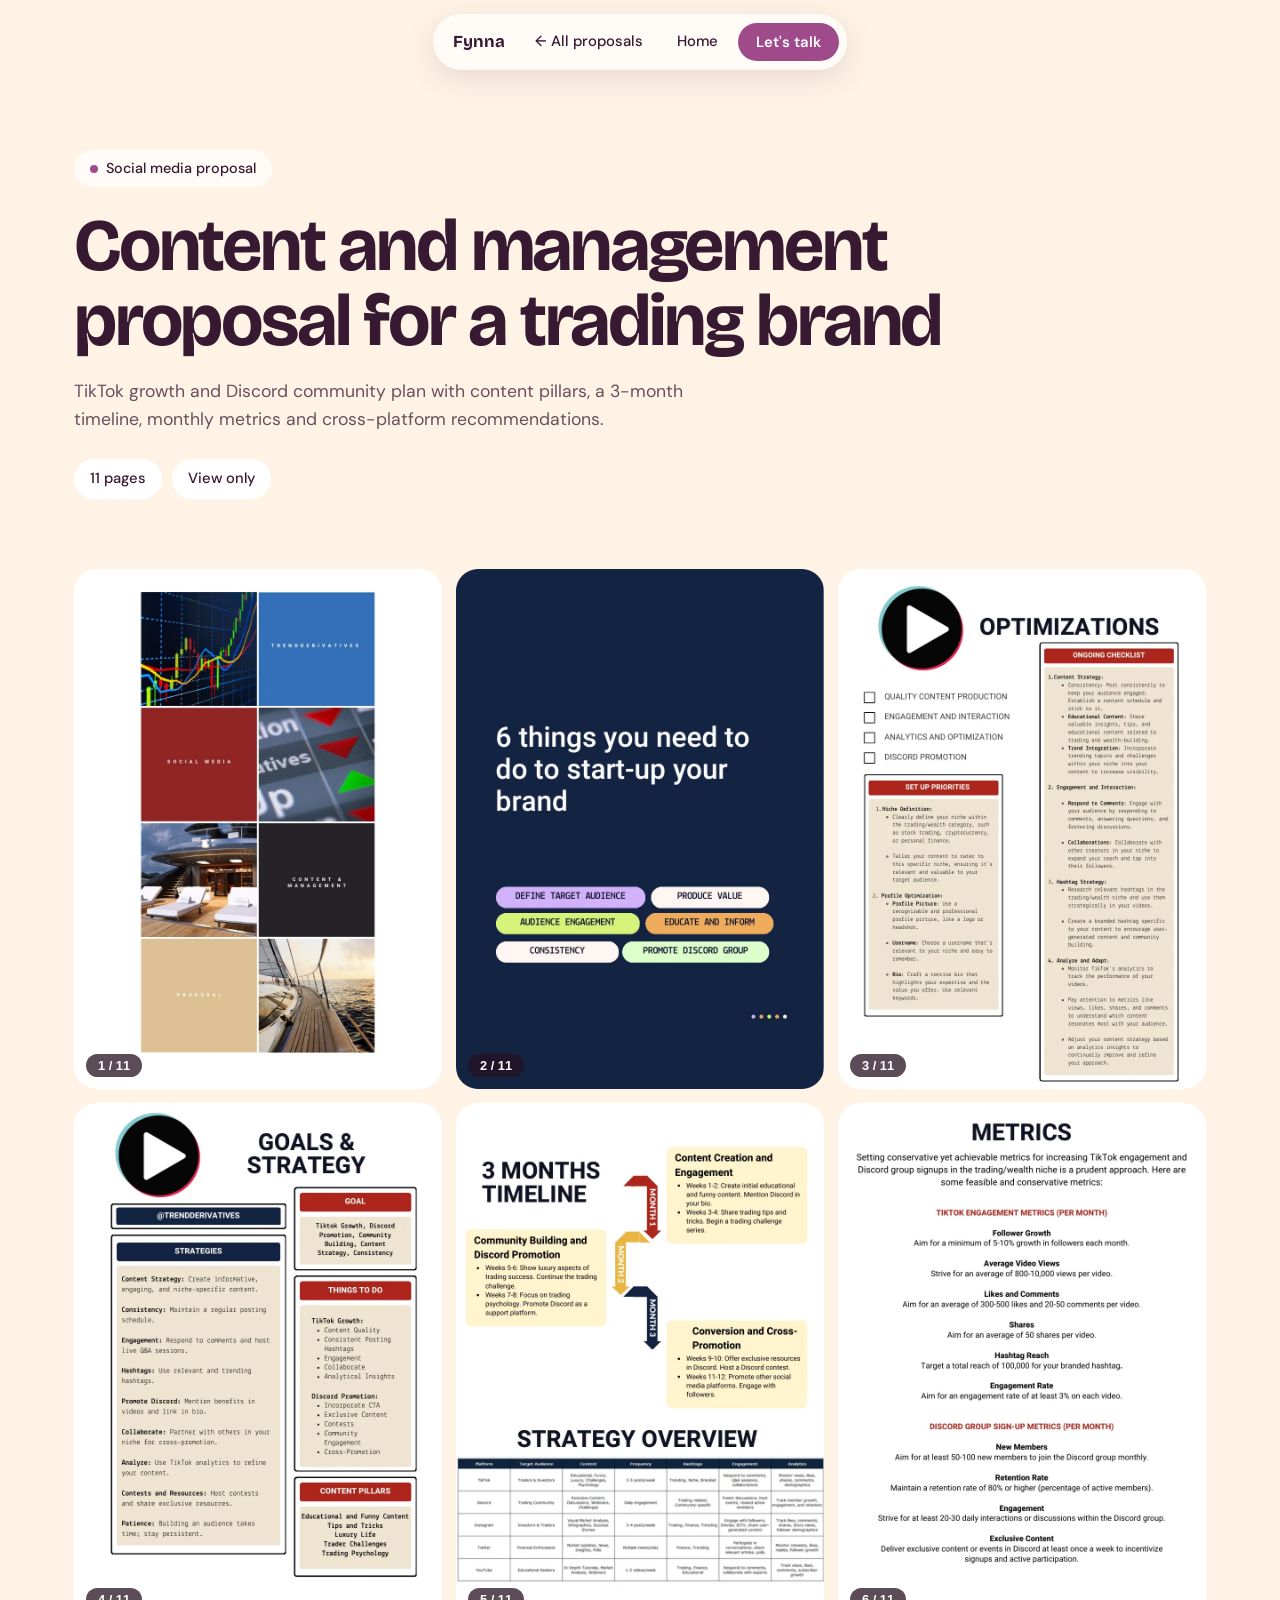
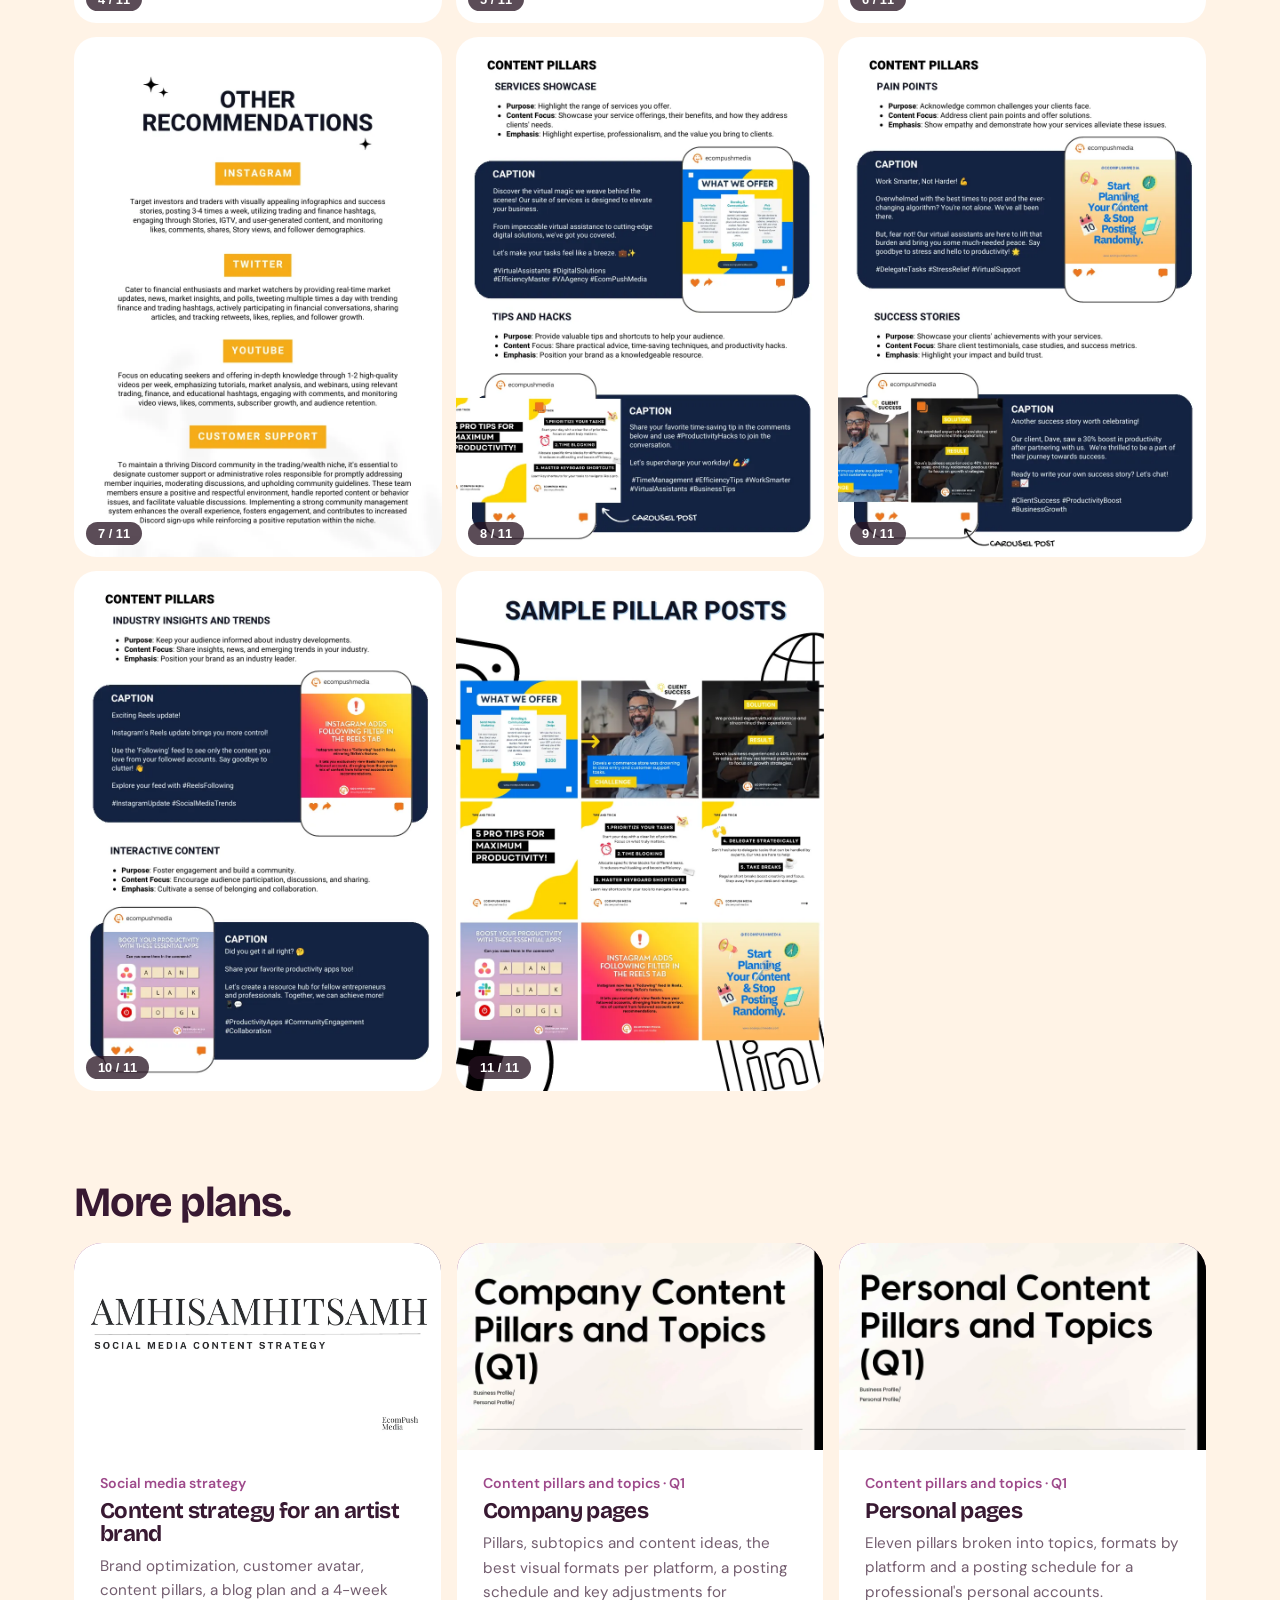
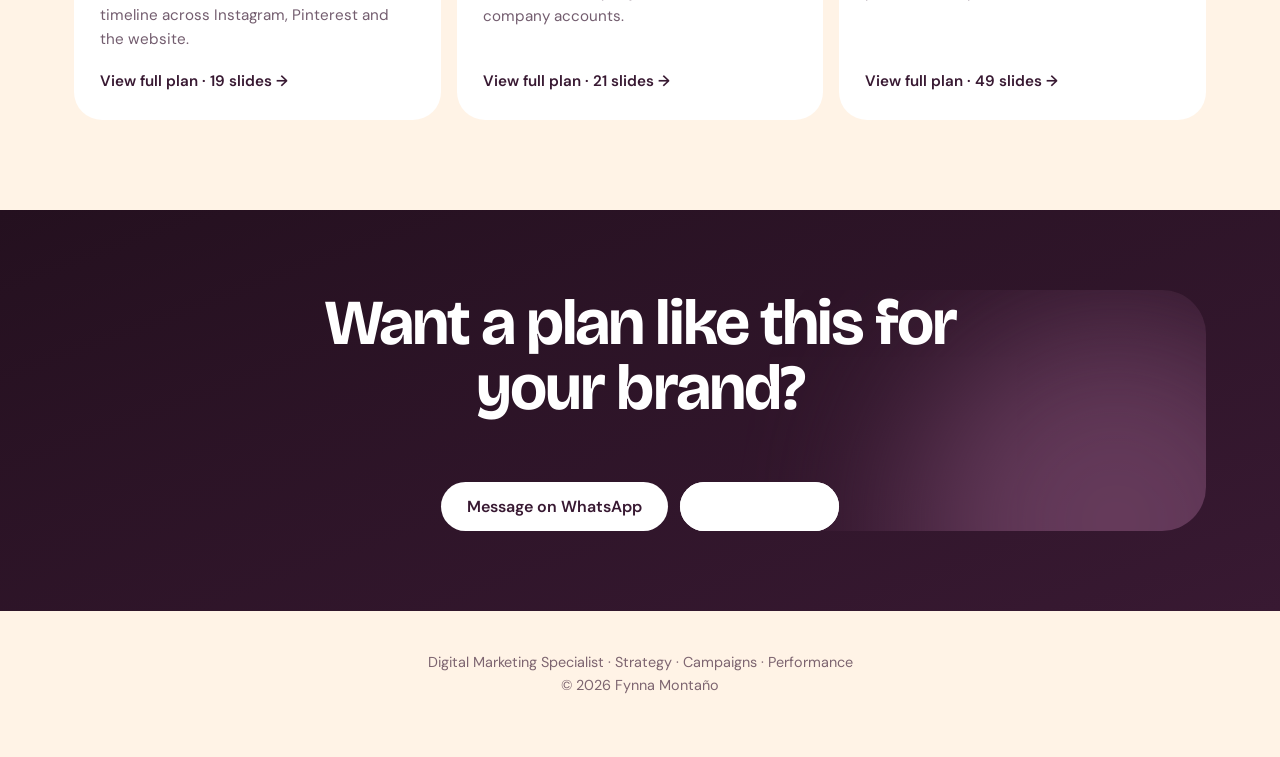
<file: proposals/trendderivatives-proposal.html>
<!DOCTYPE html>
<html lang="en"><head><meta charset="UTF-8"><meta name="viewport" content="width=device-width, initial-scale=1, viewport-fit=cover">
<title>Content and management proposal for a trading brand | Fynna Montaño</title>
<meta name="description" content="TikTok growth and Discord community plan with content pillars, a 3-month timeline, monthly metrics and cross-platform recommendations.">
<meta property="og:type" content="website"><meta property="og:title" content="Content and management proposal for a trading brand | Fynna Montaño"><meta property="og:description" content="TikTok growth and Discord community plan with content pillars, a 3-month timeline, monthly metrics and cross-platform recommendations."><meta property="og:image" content="../images/og.jpg"><meta name="twitter:card" content="summary_large_image"><meta name="theme-color" content="#381932">
<link rel="icon" href="data:image/svg+xml,%3Csvg xmlns='http://www.w3.org/2000/svg' viewBox='0 0 64 64'%3E%3Crect width='64' height='64' rx='16' fill='%23381932'/%3E%3Ctext x='32' y='43' font-family='Arial' font-size='28' font-weight='700' fill='white' text-anchor='middle'%3EFM%3C/text%3E%3C/svg%3E">
<link rel="preconnect" href="https://fonts.googleapis.com"><link rel="preconnect" href="https://fonts.gstatic.com" crossorigin>
<link href="https://fonts.googleapis.com/css2?family=Bricolage+Grotesque:opsz,wght@12..96,500;12..96,700&family=DM+Sans:wght@400;500;600&display=swap" rel="stylesheet">
<link rel="stylesheet" href="../css/style.css"></head><body>
<nav><b id="nm">Fynna</b><a class="l" href="../index.html#proposals">← All proposals</a><a class="l" href="../index.html">Home</a><a class="btn red" href="../index.html#contact">Let's talk</a></nav>
<main>
<header class="phead"><div class="wrap"><span class="pill"><i></i>Social media proposal</span><h1>Content and management proposal for a trading brand</h1><p class="sub">TikTok growth and Discord community plan with content pillars, a 3-month timeline, monthly metrics and cross-platform recommendations.</p>
<div class="pmeta"><span>11 pages</span><span>View only</span></div></div></header>
<section class="pview"><div class="wrap"><div class="slides tall nodl">
<button class="slide" data-src="../images/proposals/trend/01.webp" aria-label="Open page 1"><img src="../images/proposals/trend/01.webp" alt="Content and management proposal for a trading brand, page 1 of 11" loading="eager"><em>1 / 11</em></button>
<button class="slide" data-src="../images/proposals/trend/02.webp" aria-label="Open page 2"><img src="../images/proposals/trend/02.webp" alt="Content and management proposal for a trading brand, page 2 of 11" loading="eager"><em>2 / 11</em></button>
<button class="slide" data-src="../images/proposals/trend/03.webp" aria-label="Open page 3"><img src="../images/proposals/trend/03.webp" alt="Content and management proposal for a trading brand, page 3 of 11" loading="lazy"><em>3 / 11</em></button>
<button class="slide" data-src="../images/proposals/trend/04.webp" aria-label="Open page 4"><img src="../images/proposals/trend/04.webp" alt="Content and management proposal for a trading brand, page 4 of 11" loading="lazy"><em>4 / 11</em></button>
<button class="slide" data-src="../images/proposals/trend/05.webp" aria-label="Open page 5"><img src="../images/proposals/trend/05.webp" alt="Content and management proposal for a trading brand, page 5 of 11" loading="lazy"><em>5 / 11</em></button>
<button class="slide" data-src="../images/proposals/trend/06.webp" aria-label="Open page 6"><img src="../images/proposals/trend/06.webp" alt="Content and management proposal for a trading brand, page 6 of 11" loading="lazy"><em>6 / 11</em></button>
<button class="slide" data-src="../images/proposals/trend/07.webp" aria-label="Open page 7"><img src="../images/proposals/trend/07.webp" alt="Content and management proposal for a trading brand, page 7 of 11" loading="lazy"><em>7 / 11</em></button>
<button class="slide" data-src="../images/proposals/trend/08.webp" aria-label="Open page 8"><img src="../images/proposals/trend/08.webp" alt="Content and management proposal for a trading brand, page 8 of 11" loading="lazy"><em>8 / 11</em></button>
<button class="slide" data-src="../images/proposals/trend/09.webp" aria-label="Open page 9"><img src="../images/proposals/trend/09.webp" alt="Content and management proposal for a trading brand, page 9 of 11" loading="lazy"><em>9 / 11</em></button>
<button class="slide" data-src="../images/proposals/trend/10.webp" aria-label="Open page 10"><img src="../images/proposals/trend/10.webp" alt="Content and management proposal for a trading brand, page 10 of 11" loading="lazy"><em>10 / 11</em></button>
<button class="slide" data-src="../images/proposals/trend/11.webp" aria-label="Open page 11"><img src="../images/proposals/trend/11.webp" alt="Content and management proposal for a trading brand, page 11 of 11" loading="lazy"><em>11 / 11</em></button>
</div></div></section>
<section class="pnext"><div class="wrap"><h2>More plans.</h2><div class="ppg">
<a class="pp" href="amh-content-strategy.html"><div class="im nodl"><img src="../images/proposals/amh/01.webp" alt="" loading="lazy"></div><div class="bd"><small>Social media strategy</small><h3>Content strategy for an artist brand</h3><p>Brand optimization, customer avatar, content pillars, a blog plan and a 4-week timeline across Instagram, Pinterest and the website.</p><span class="vl">View full plan · 19 slides →</span></div></a>
<a class="pp" href="content-pillars-company-pages.html"><div class="im nodl"><img src="../images/proposals/pillars-company/01.webp" alt="" loading="lazy"></div><div class="bd"><small>Content pillars and topics · Q1</small><h3>Company pages</h3><p>Pillars, subtopics and content ideas, the best visual formats per platform, a posting schedule and key adjustments for company accounts.</p><span class="vl">View full plan · 21 slides →</span></div></a>
<a class="pp" href="content-pillars-personal-pages.html"><div class="im nodl"><img src="../images/proposals/pillars-personal/01.webp" alt="" loading="lazy"></div><div class="bd"><small>Content pillars and topics · Q1</small><h3>Personal pages</h3><p>Eleven pillars broken into topics, formats by platform and a posting schedule for a professional's personal accounts.</p><span class="vl">View full plan · 49 slides →</span></div></a>
</div></div></section>
<section class="maroon" style="padding:80px 0"><div class="wrap"><div class="cta" style="background:none;padding:0"><h2>Want a plan like this for your brand?</h2><div class="cta2"><a class="btn red" id="wa" target="_blank" rel="noopener" href="#">Message on WhatsApp</a><a class="btn lite ghost" id="em" href="#" style="color:#fff;box-shadow:inset 0 0 0 1.5px #fff">Send an email</a></div></div></div></section>
</main>
<footer><span id="ft"></span><br>© 2026 Fynna Montaño</footer>
<div class="lb tall" id="lb" role="dialog" aria-label="Slide viewer"><button class="x" aria-label="Close">✕</button><button class="p" aria-label="Previous">‹</button><figure><div class="im nodl" id="lbi" role="img" aria-label="Slide preview"></div><figcaption id="lbc"></figcaption></figure><button class="n" aria-label="Next">›</button></div>
<script src="../data/site.js"></script><script src="../js/proposal.js"></script></body></html>
</file>
<file: css/style.css>
:root{--g:#FFF3E6;--r:#9E4A8B;--m:#24101F;--k:#381932;--o:#7A4A6E;--w:#fff;--rad:28px;box-sizing:border-box;padding-top:env(safe-area-inset-top,0px);padding-bottom:env(safe-area-inset-bottom,0px);color-scheme:light}
*,*::before,*::after{box-sizing:border-box}html{scroll-behavior:smooth;scroll-padding-top:90px}
body{margin:0;background:var(--g);color:var(--k);font:17px/1.6 'DM Sans',system-ui,sans-serif;overflow-x:hidden}
h1,h2,h3{font-family:'Bricolage Grotesque','DM Sans',sans-serif;line-height:1.02;margin:0;letter-spacing:-.03em}
h2{font-size:clamp(2.2rem,5vw,4rem)}a{color:inherit}img{max-width:100%;display:block}
.wrap{max-width:1180px;margin:0 auto;padding:0 24px}section{padding:110px 0;position:relative}
.sub{max-width:560px;font-size:1.1rem;opacity:.75;margin:18px 0 0}
.btn{display:inline-flex;align-items:center;gap:8px;border:0;border-radius:99px;padding:14px 26px;font:600 1rem 'DM Sans',sans-serif;background:var(--k);color:var(--w);cursor:pointer;text-decoration:none;transition:transform .2s,background .2s}
.btn:hover{transform:translateY(-2px);background:var(--r)}.btn.red{background:var(--r)}.btn.red:hover{background:var(--k)}.btn.ghost{background:transparent;color:var(--k);box-shadow:inset 0 0 0 1.5px var(--k)}.btn.ghost:hover{background:var(--k);color:var(--w)}
:focus-visible{outline:3px solid var(--r);outline-offset:3px}
nav{position:fixed;top:max(14px,env(safe-area-inset-top,0px));left:50%;transform:translateX(-50%);z-index:50;display:flex;align-items:center;gap:6px;padding:8px 8px 8px 20px;border-radius:99px;background:rgba(255,255,255,.62);backdrop-filter:blur(18px);-webkit-backdrop-filter:blur(18px);box-shadow:0 8px 30px rgba(56,25,50,.12);max-width:calc(100% - 24px)}
nav b{font:700 1.05rem 'Bricolage Grotesque';margin-right:10px;white-space:nowrap}
nav a.l{padding:8px 14px;border-radius:99px;text-decoration:none;font-size:.93rem;font-weight:500;transition:background .2s}nav a.l:hover,nav a.l.on{background:var(--k);color:var(--w)}
nav .btn{padding:9px 18px;font-size:.93rem;white-space:nowrap}
@media(max-width:1020px){nav a.l{display:none}}
.hero{position:relative;min-height:100svh;display:flex;align-items:center;text-align:center;padding:130px 0 90px;overflow:hidden;background:linear-gradient(180deg,var(--g) 0%,var(--g) 38%,#E9CFD4 70%,var(--r) 100%)}
.blob{position:absolute;border-radius:50%;filter:blur(70px);will-change:transform;transition:transform .4s ease-out}
.b1{width:60vw;height:60vw;max-width:720px;max-height:720px;background:var(--r);left:-12%;bottom:-52%;opacity:.9}.b2{width:50vw;height:50vw;max-width:600px;max-height:600px;background:var(--o);right:-10%;bottom:-50%;opacity:.85}.b3{width:42vw;height:42vw;max-width:520px;max-height:520px;background:var(--m);left:34%;bottom:-60%}
.hero .wrap{position:relative;z-index:2}
.pill{display:inline-flex;gap:8px;align-items:center;background:rgba(255,255,255,.7);border-radius:99px;padding:7px 16px;font-size:.9rem;font-weight:500;backdrop-filter:blur(8px)}.pill i{width:8px;height:8px;border-radius:50%;background:var(--r);animation:pu 1.8s infinite}
@keyframes pu{50%{opacity:.25;transform:scale(1.6)}}
.hero h1{font-size:clamp(2.6rem,6.4vw,5.2rem);margin:26px auto 0;max-width:13em}
.hero .sub{margin:24px auto 0}
.prompt{margin:38px auto 0;max-width:680px;background:var(--w);border-radius:var(--rad);padding:18px 18px 14px 26px;text-align:left;box-shadow:0 25px 60px rgba(56,25,50,.28)}
.prompt .t{font-size:1.2rem;min-height:2.9em;font-weight:500}.prompt .t span{border-right:2px solid var(--r);padding-right:2px;animation:bl 1s steps(1) infinite}@keyframes bl{50%{border-color:transparent}}
.chips{display:flex;flex-wrap:wrap;gap:8px;justify-content:space-between;align-items:center;margin-top:8px}.chips div{display:flex;gap:8px;flex-wrap:wrap}
.chip{border:0;border-radius:99px;padding:8px 15px;background:var(--g);font:500 .88rem 'DM Sans';cursor:pointer;text-decoration:none;color:var(--k);transition:.2s}.chip:hover,.chip.on{background:var(--k);color:var(--w)}
.go{width:46px;height:46px;border-radius:50%;background:var(--r);color:#fff;display:grid;place-items:center;text-decoration:none;font-size:1.3rem;transition:transform .2s}.go:hover{transform:rotate(-45deg)}
.card{background:var(--w);border-radius:var(--rad);padding:34px}
.dark{background:var(--k);color:var(--w)}.maroon{background:linear-gradient(160deg,var(--m),var(--k));color:var(--w)}
.stats{display:grid;grid-template-columns:repeat(4,1fr);gap:16px;margin-top:50px}.stats .card{padding:26px}.stats b{font:700 clamp(2.2rem,5vw,3.6rem) 'Bricolage Grotesque';color:var(--r);display:block;line-height:1}.stats span{opacity:.7;font-size:.95rem}
@media(max-width:760px){.stats{grid-template-columns:1fr 1fr}}
.about{display:grid;grid-template-columns:5fr 6fr;gap:60px;align-items:center}
.photo{position:relative;border-radius:var(--rad);overflow:hidden;aspect-ratio:1;background:linear-gradient(135deg,var(--r),var(--m))}.photo img{width:100%;height:100%;object-fit:cover;transition:transform .6s}.photo:hover img{transform:scale(1.04)}
.photo::after{content:"";position:absolute;inset:auto -20% -30% -20%;height:50%;background:radial-gradient(var(--o),transparent 65%);opacity:.5;pointer-events:none}
@media(max-width:860px){.about{grid-template-columns:1fr;gap:30px}}
.skills{display:flex;flex-wrap:wrap;gap:10px;margin-top:26px}.skills span{background:var(--w);padding:9px 18px;border-radius:99px;font-weight:500;font-size:.95rem}.skills span:nth-child(3n+2){color:var(--k)}.skills span:nth-child(3n){background:var(--o);color:#fff}.skills span:nth-child(3n+1){background:var(--k);color:#fff}
.logos{display:grid;grid-template-columns:repeat(4,1fr);gap:16px;margin-top:50px}
.logo{background:var(--w);border-radius:22px;height:130px;display:grid;place-items:center;padding:22px;transition:transform .3s,box-shadow .3s}.logo:hover{transform:translateY(-6px) rotate(-1deg);box-shadow:0 18px 40px rgba(56,25,50,.18)}.logo img{max-height:70px;max-width:100%;object-fit:contain}
@media(max-width:860px){.logos{grid-template-columns:1fr 1fr}}
.note{display:inline-flex;gap:10px;align-items:center;margin-top:26px;background:var(--m);color:#fff;border-radius:99px;padding:10px 20px;font-size:.92rem}
.feat{display:grid;grid-template-columns:repeat(3,1fr);gap:16px;margin-top:16px}.feat .card{padding:28px}.feat h3{font-size:1.5rem;margin-bottom:8px}.feat p{margin:0;opacity:.7}
@media(max-width:860px){.feat{grid-template-columns:1fr}}
.cols{display:grid;grid-template-columns:repeat(5,1fr);gap:14px;margin-top:50px}
.gal{columns:4 220px;column-gap:14px;margin-top:44px}.gal button{display:block;width:100%;border:0;padding:0;margin:0 0 14px;border-radius:20px;overflow:hidden;cursor:zoom-in;background:var(--m);break-inside:avoid;position:relative}.gal img{width:100%;transition:transform .5s,filter .3s}.gal button:hover img{transform:scale(1.06)}
.lb{position:fixed;inset:0;background:rgba(36,16,31,.92);z-index:100;display:none;place-items:center;padding:20px}.lb.open{display:grid}.lb img{max-height:88vh;max-width:min(92vw,88vh);border-radius:18px}.lb button{position:absolute;border:0;background:var(--r);color:#fff;width:52px;height:52px;border-radius:50%;font-size:1.4rem;cursor:pointer}.lb .x{top:20px;right:20px}.lb .p{left:20px}.lb .n{right:20px}
.edm{display:grid;grid-template-columns:repeat(5,1fr);gap:16px;margin-top:44px}
.edm a{text-decoration:none;background:var(--w);color:var(--k);border-radius:22px;overflow:hidden;display:flex;flex-direction:column;transition:transform .3s,box-shadow .3s}.edm a:hover{transform:translateY(-8px);box-shadow:0 22px 44px rgba(0,0,0,.45)}
.edm img{aspect-ratio:1;object-fit:cover;width:100%}.edm div{padding:14px 16px;font-weight:600;font-size:.92rem;line-height:1.3;display:flex;justify-content:space-between;gap:8px}.edm div em{color:var(--r);font-style:normal}
@media(max-width:1000px){.edm{grid-template-columns:repeat(2,1fr)}}
.sites{display:grid;grid-template-columns:repeat(3,1fr);gap:18px;margin-top:44px}
.site{text-decoration:none;background:var(--w);border-radius:var(--rad);overflow:hidden;display:block;transition:transform .3s}.site:hover{transform:translateY(-8px)}
.chrome{background:var(--k);padding:10px 14px;display:flex;gap:6px;align-items:center}.chrome i{width:9px;height:9px;border-radius:50%;background:var(--r)}.chrome i:nth-child(2){background:var(--o)}.chrome i:nth-child(3){background:var(--g)}.chrome small{margin-left:10px;color:var(--g);font-size:.75rem;opacity:.8;overflow:hidden;text-overflow:ellipsis;white-space:nowrap}
.site .pv{aspect-ratio:16/10;overflow:hidden;display:grid;place-items:center;background:var(--m)}.site .pv img{width:100%;height:100%;object-fit:cover;transition:transform .6s}.site:hover .pv img{transform:scale(1.07)}.site .pv.q{background:var(--w)}.site .pv.q img{width:60%;height:auto;object-fit:contain}
.site h3{font-size:1.2rem;padding:16px 20px 0}.site p{padding:0 20px 18px;margin:4px 0 0;opacity:.65;font-size:.93rem}
@media(max-width:900px){.sites{grid-template-columns:1fr}}
.tabs{display:flex;flex-wrap:wrap;gap:8px;margin:44px 0 24px}.tabs .chip{padding:12px 22px;font-size:1rem;background:rgba(255,255,255,.12);color:#fff}.tabs .chip.on,.tabs .chip:hover{background:var(--r)}
.flow{display:flex;gap:0;overflow-x:auto;padding:30px 4px 24px;scroll-snap-type:x proximity}
.node{flex:0 0 150px;text-align:center;position:relative;scroll-snap-align:center;background:none;border:0;color:inherit;font:inherit;cursor:pointer;padding:0 6px}
.node::before{content:"";position:absolute;top:27px;left:-50%;width:100%;height:3px;background:rgba(255,255,255,.18);z-index:0}.node:first-child::before{display:none}.node.done::before{background:var(--r)}
.node .d{position:relative;z-index:1;width:56px;height:56px;border-radius:50%;margin:0 auto 12px;display:grid;place-items:center;background:#2A1226;font:700 1.1rem 'Bricolage Grotesque';box-shadow:inset 0 0 0 2px rgba(255,255,255,.25);transition:.3s}.node.done .d{background:var(--o);box-shadow:none}.node.on .d{background:var(--r);transform:scale(1.2);box-shadow:0 0 0 8px rgba(158,74,139,.25)}
.node span{font-weight:600;font-size:.95rem;line-height:1.25;display:block}
.detail{background:var(--w);color:var(--k);border-radius:var(--rad);padding:34px;display:grid;grid-template-columns:1fr 1fr;gap:30px;min-height:190px}.detail h3{font-size:2rem;margin-bottom:10px}.detail p{margin:0;opacity:.75}.detail ul{margin:0;padding:0;list-style:none;display:grid;gap:8px}.detail li{background:var(--g);border-radius:14px;padding:10px 16px;font-weight:500;font-size:.95rem}.detail li::before{content:"✓ ";color:var(--r);font-weight:700}
@media(max-width:760px){.detail{grid-template-columns:1fr}}
.nav2{display:flex;gap:10px;margin-top:16px}
.cta{text-align:center;background:linear-gradient(160deg,var(--r),var(--m) 80%);color:#fff;border-radius:44px;padding:90px 24px;position:relative;overflow:hidden}.cta h2{max-width:11em;margin:0 auto}.cta .btn{margin-top:34px;background:var(--w);color:var(--k)}.cta .btn:hover{background:var(--k);color:#fff}
.cta::after{content:"";position:absolute;width:420px;height:420px;border-radius:50%;background:var(--o);filter:blur(80px);right:-120px;bottom:-200px;opacity:.7}.cta>*{position:relative;z-index:1}
footer{padding:40px 0 60px;text-align:center;opacity:.65;font-size:.9rem}
.rv{opacity:0;transform:translateY(22px);transition:opacity .7s,transform .7s}.rv.in{opacity:1;transform:none}
@media(prefers-reduced-motion:reduce){*{animation:none!important;transition:none!important}.rv{opacity:1;transform:none}}
.cta2{display:flex;gap:12px;justify-content:center;flex-wrap:wrap;margin-top:28px}
.marq{background:var(--k);color:var(--w);overflow:hidden;padding:18px 0;white-space:nowrap}.track{display:inline-flex;gap:12px;animation:mq 60s linear infinite}.marq:hover .track{animation-play-state:paused}.track span{padding:8px 20px;border-radius:99px;background:#2A1226;font-weight:500;font-size:.95rem}.track span:nth-child(3n){background:var(--o)}.track span:nth-child(5n){background:var(--r)}@keyframes mq{to{transform:translateX(-50%)}}
.vals{display:grid;grid-template-columns:repeat(3,1fr);gap:16px;margin-top:16px}.vals h3{font-size:1.4rem;margin-bottom:8px}.vals p{margin:0;opacity:.7}.edu{margin-top:16px;background:var(--m);color:#fff}.edu h3{font-size:1.5rem}.edu p{opacity:.8;margin:6px 0 14px}.edu .skills{margin:0}
@media(max-width:860px){.vals{grid-template-columns:1fr}}
.ap p{margin:0 0 14px}.about h2{margin-bottom:18px}
.svc{display:grid;grid-template-columns:repeat(4,1fr);gap:14px;margin-top:44px;align-items:start}
.sv{border:0;text-align:left;font:inherit;color:inherit;border-radius:var(--rad);padding:26px;cursor:pointer;background:#2A1226;transition:transform .3s,background .3s}.sv:hover{transform:translateY(-6px)}.sv:nth-child(4n+2){background:var(--r)}.sv:nth-child(4n+3){background:var(--o)}.sv:nth-child(4n){background:var(--w);color:var(--k)}
.sv h3{font-size:1.3rem;margin-bottom:10px}.sv p{margin:0;opacity:.85;font-size:.95rem}.sv ul{display:none;margin:14px 0 0;padding:0;list-style:none;gap:6px;font-size:.92rem}.sv.open ul{display:grid}.sv li::before{content:"✓ ";font-weight:700}.sv .pl{display:block;margin-top:14px;font-weight:600;font-size:.9rem}
@media(max-width:1000px){.svc{grid-template-columns:1fr 1fr}}@media(max-width:560px){.svc{grid-template-columns:1fr}}
.tl{margin-top:44px;display:grid;gap:14px}.job{background:var(--w);border-radius:var(--rad);padding:0;overflow:hidden}.job button{width:100%;text-align:left;border:0;background:none;font:inherit;color:inherit;padding:26px 30px;display:flex;gap:20px;justify-content:space-between;align-items:center;cursor:pointer}.job h3{font-size:1.4rem}.job small{opacity:.65;font-size:.95rem;display:block;margin-top:4px}.job .pd{background:var(--k);color:#fff;border-radius:99px;padding:6px 14px;font-size:.85rem;white-space:nowrap}.job:first-child .pd{background:var(--r)}
.job ul{display:none;margin:0;padding:0 30px 26px 50px}.job.open ul{display:block}.job li{margin:6px 0;opacity:.8}.job li::marker{color:var(--r)}
@media(max-width:700px){.job button{flex-direction:column;align-items:flex-start;gap:10px}}
.tabs.lt .chip{background:var(--w);color:var(--k)}.tabs.lt .chip.on,.tabs.lt .chip:hover{background:var(--k);color:var(--w)}.tabs.lt{margin-top:34px}
.gal figure{margin:0}.gal button{background:var(--w)}
.cases{display:grid;grid-template-columns:repeat(3,1fr);gap:16px;margin-top:44px}.cs{border:0;text-align:left;font:inherit;color:var(--k);background:var(--w);border-radius:var(--rad);overflow:hidden;cursor:pointer;display:flex;flex-direction:column;transition:transform .3s}.cs:hover{transform:translateY(-8px)}
.cs .im{aspect-ratio:16/10;background:linear-gradient(135deg,var(--r),var(--m));overflow:hidden}.cs .im img{width:100%;height:100%;object-fit:cover;object-position:top;transition:transform .5s}.cs:hover img{transform:scale(1.06)}.cs .bd{padding:22px 24px 26px}.cs small{color:var(--r);font-weight:600}.cs h3{font-size:1.3rem;margin:6px 0 8px}.cs p{margin:0;opacity:.7;font-size:.95rem}
@media(max-width:1000px){.cases{grid-template-columns:1fr 1fr}}@media(max-width:620px){.cases{grid-template-columns:1fr}}
.md{position:fixed;inset:0;background:rgba(36,16,31,.8);z-index:90;display:none;overflow:auto;padding:70px 16px 40px}.md.open{display:block}.box{background:var(--g);max-width:900px;margin:0 auto;border-radius:36px;padding:44px;position:relative}.box h2{font-size:clamp(1.8rem,4vw,2.8rem)}.box h4{font:700 1.2rem 'Bricolage Grotesque';margin:28px 0 8px}.box ul{padding-left:20px}.box li{margin:6px 0}.box .xx{position:absolute;top:18px;right:18px;border:0;background:var(--k);color:#fff;width:44px;height:44px;border-radius:50%;cursor:pointer;font-size:1.1rem}.meta{opacity:.7;margin:10px 0 0}
.res{display:grid;grid-template-columns:repeat(auto-fit,minmax(150px,1fr));gap:12px;margin-top:10px}.res div{background:var(--k);color:#fff;border-radius:22px;padding:18px}.res b{display:block;font:700 2rem 'Bricolage Grotesque';color:var(--r);line-height:1.1}.res span{font-size:.9rem;opacity:.8}
.mg{display:grid;grid-template-columns:repeat(auto-fill,minmax(180px,1fr));gap:10px;margin-top:10px}.mg button{border:0;padding:0;border-radius:16px;overflow:hidden;cursor:zoom-in;background:var(--w)}.mg img{width:100%;height:100%;object-fit:cover;aspect-ratio:1;object-position:top}
@media(max-width:600px){.box{padding:28px 20px}}
.tm{display:flex;gap:14px;overflow-x:auto;scroll-snap-type:x mandatory;margin-top:44px;padding-bottom:14px}.tq{flex:0 0 min(360px,84%);scroll-snap-align:start;background:var(--w);border-radius:var(--rad);padding:30px;display:flex;flex-direction:column;justify-content:space-between;gap:24px}.tq:nth-child(3n+1){background:var(--k);color:#fff}.tq:nth-child(3n+2){background:var(--r);color:#fff}.tq p{margin:0;font:500 1.25rem/1.35 'Bricolage Grotesque'}.tq div{display:flex;gap:12px;align-items:center}.av{width:44px;height:44px;border-radius:50%;background:var(--o);color:#fff;display:grid;place-items:center;font-weight:700}.tq small{display:block;opacity:.75}
.cgrid{display:grid;grid-template-columns:5fr 6fr;gap:16px;margin-top:16px}.cgrid .card a{display:block;text-decoration:none;font-weight:600;padding:12px 0;border-bottom:1px solid var(--g)}.cgrid .card a:hover{color:var(--r)}.cgrid h3{font-size:1.8rem;margin-bottom:10px}
label{display:block;font-weight:600;font-size:.92rem;margin-bottom:14px}input,textarea{display:block;width:100%;margin-top:6px;border:0;border-radius:16px;background:var(--g);padding:14px 16px;font:inherit}form small{display:block;margin-top:14px;opacity:.6}
@media(max-width:860px){.cgrid{grid-template-columns:1fr}}
.btn.lite{color:#fff;box-shadow:inset 0 0 0 1.5px #fff}.lb figure{margin:0;text-align:center}.lb figcaption{color:#fff;margin-top:12px;font-weight:500;max-width:600px}
.maroon .tabs .chip{background:rgba(255,255,255,.12)}

.edu .skills span,.edu .skills span:nth-child(3n+1){background:var(--r);color:#fff}.edu .skills span:nth-child(3n+2){background:var(--w);color:var(--k)}.edu .skills span:nth-child(3n){background:var(--o);color:#fff}
.nodl,.nodl *{-webkit-user-select:none;user-select:none;-webkit-touch-callout:none;-webkit-user-drag:none}
.ph{background-size:cover;background-position:center;background-color:var(--m);border-radius:20px}
.edm button{border:0;padding:0;font:inherit;text-align:left;background:var(--w);border-radius:22px;overflow:hidden;cursor:zoom-in;display:flex;flex-direction:column;transition:transform .3s,box-shadow .3s}.edm button:hover{transform:translateY(-8px);box-shadow:0 22px 44px rgba(0,0,0,.45)}.edm .ph{aspect-ratio:1;border-radius:0;width:100%}.edm button span{padding:12px 16px;font-weight:600;font-size:.92rem;color:var(--k)}
.lb .im{width:min(92vw,80vh);height:min(80vh,92vw);background:center/contain no-repeat;border-radius:18px}
.car{margin-top:44px;display:grid;gap:14px;overflow:hidden;pointer-events:none;position:relative}.car .row{display:flex;gap:14px;width:max-content;animation:mq 70s linear infinite}.car .row.rev{animation-direction:reverse}.car .ph{width:clamp(200px,24vw,300px);aspect-ratio:1;flex:none}
.car::after{content:"";position:absolute;inset:0}
.vo{display:inline-flex;margin-top:20px;background:var(--k);color:#fff;border-radius:99px;padding:10px 20px;font-size:.92rem}
@media(prefers-reduced-motion:reduce){.car{overflow-x:auto;pointer-events:auto}}
.pv .nm{position:absolute;color:#fff;font:700 1.6rem 'Bricolage Grotesque';text-align:center;padding:0 20px}.site .pv{position:relative}.site .pv.q{}
.land{background:linear-gradient(160deg,var(--r),var(--m));color:#fff;border-radius:var(--rad);padding:34px;display:flex;flex-direction:column;justify-content:center}.land b{font:700 clamp(3.5rem,8vw,6rem) 'Bricolage Grotesque';line-height:1}.land p{margin:10px 0 0;font-size:1.1rem;opacity:.95}.land small{display:inline-flex;margin-top:18px;background:rgba(36,16,31,.45);border-radius:99px;padding:8px 16px;width:fit-content}
.sites.two{grid-template-columns:repeat(3,1fr)}@media(max-width:900px){.sites.two{grid-template-columns:1fr}}

/* proposals and strategies */
.gh{font-size:clamp(1.5rem,3vw,2rem);margin-top:56px}.gs{margin-top:10px;font-size:1rem}
.ppg{display:grid;grid-template-columns:repeat(2,1fr);gap:16px;margin-top:26px}
.pp{text-decoration:none;background:var(--w);color:var(--k);border-radius:var(--rad);overflow:hidden;display:flex;flex-direction:column;transition:transform .3s,box-shadow .3s}.pp:hover{transform:translateY(-8px);box-shadow:0 22px 44px rgba(0,0,0,.45)}
.pp .im{aspect-ratio:16/9;background:linear-gradient(135deg,var(--r),var(--m));overflow:hidden}.pp .im img{width:100%;height:100%;object-fit:cover;object-position:top;transition:transform .5s}.pp:hover .im img{transform:scale(1.05)}
.pp .bd{padding:22px 26px 26px;display:flex;flex-direction:column;flex:1}.pp small{color:var(--r);font-weight:600}.pp h3{font-size:1.4rem;margin:6px 0 8px}.pp p{margin:0;opacity:.7;font-size:.95rem}.pp .vl{margin-top:auto;padding-top:18px;font-weight:600;font-size:.95rem}.pp:hover .vl{color:var(--r)}
@media(max-width:760px){.ppg{grid-template-columns:1fr}}
.maroon>.wrap>.note{background:#2A1226}
/* selected work disclaimer */
.disc{margin-top:30px;background:var(--w);border-radius:var(--rad);padding:22px 28px;border-left:6px solid var(--r);max-width:820px}.disc b{font:700 1.1rem 'Bricolage Grotesque'}.disc p{margin:6px 0 0;opacity:.75;font-size:.97rem}
/* individual proposal pages */
.phead{padding:150px 0 40px}.phead h1{font-size:clamp(2.4rem,6vw,4.6rem);max-width:14em;margin-top:22px}.phead .sub{max-width:640px}
.pmeta{display:flex;flex-wrap:wrap;gap:10px;margin-top:26px}.pmeta span{background:var(--w);border-radius:99px;padding:8px 16px;font-weight:500;font-size:.92rem}
.pview{padding:30px 0 90px}.slides{display:grid;gap:14px;grid-template-columns:repeat(2,1fr)}.slides.tall{grid-template-columns:repeat(3,1fr)}
.slide{border:0;padding:0;margin:0;background:var(--w);border-radius:22px;overflow:hidden;cursor:zoom-in;position:relative;transition:transform .3s,box-shadow .3s;display:block;width:100%}.slide:hover{transform:translateY(-6px);box-shadow:0 18px 40px rgba(56,25,50,.2)}
.slide img{width:100%;height:auto}.slide em{position:absolute;left:12px;bottom:12px;background:rgba(36,16,31,.75);color:#fff;font-style:normal;font-size:.8rem;font-weight:600;border-radius:99px;padding:4px 12px}
@media(max-width:760px){.slides,.slides.tall{grid-template-columns:1fr}}
.pnext{padding:0 0 90px}.pnext .ppg{margin-top:20px}.pnext h2{font-size:clamp(1.8rem,4vw,2.6rem)}
.lb.wide .im{width:min(94vw,150vh);height:min(84vh,56vw)}.lb.tall .im{width:min(92vw,60vh);height:min(86vh,130vw)}
.pback{display:inline-flex;margin-top:0}
.pnext .ppg{grid-template-columns:repeat(3,1fr)}@media(max-width:900px){.pnext .ppg{grid-template-columns:1fr}}
.lb.wide figcaption,.lb.tall figcaption{position:absolute;bottom:12px;left:0;right:0;margin:0;font-size:.9rem}

/* palette: Milk #FFF3E6 and Plum #381932 */
.res b,.stats .dk b{color:var(--g)}.dark ::selection,.maroon ::selection{background:var(--g);color:var(--k)}

/* selected work layouts */
.gal.grid{columns:auto;display:grid;grid-template-columns:repeat(auto-fill,minmax(210px,1fr));gap:14px;grid-auto-flow:dense}
.gal.grid button{margin:0;aspect-ratio:1/1;box-shadow:0 6px 22px rgba(56,25,50,.10)}.gal.grid button.w2{grid-column:span 2;aspect-ratio:auto;align-self:stretch}
.gal.grid img{width:100%;height:100%;object-fit:cover}
.gal.tall{columns:auto;display:grid;grid-template-columns:repeat(auto-fill,minmax(210px,1fr));gap:16px}
.gal.tall button{margin:0;aspect-ratio:3/4;background:#fff;box-shadow:0 8px 26px rgba(56,25,50,.12)}
.gal.tall img{width:100%;height:100%;object-fit:cover;object-position:top}.gal.tall button:hover img{transform:none}
.gal.tall button::after{content:"";position:absolute;left:0;right:0;bottom:0;height:90px;background:linear-gradient(transparent,rgba(36,16,31,.55));pointer-events:none}
.gal.tall .vh{position:absolute;left:0;right:0;bottom:12px;z-index:2;color:#fff;font-size:.85rem;font-weight:600;text-align:center;opacity:.95}
.gal.wide{columns:2 340px;column-gap:18px}.gal.wide button{margin-bottom:18px;background:#fff;box-shadow:0 8px 26px rgba(56,25,50,.12)}.gal.wide button:hover img{transform:none}
@media(max-width:560px){.gal.grid,.gal.tall{grid-template-columns:repeat(2,1fr);gap:10px}.gal.wide{columns:1}}
.lb.scr .im{background:none;overflow-y:auto;width:min(94vw,640px);height:min(84vh,1400px);background:#fff;-webkit-overflow-scrolling:touch}.lb.scr .im img{display:block;width:100%;max-height:none;max-width:none;border-radius:0}
</file>
